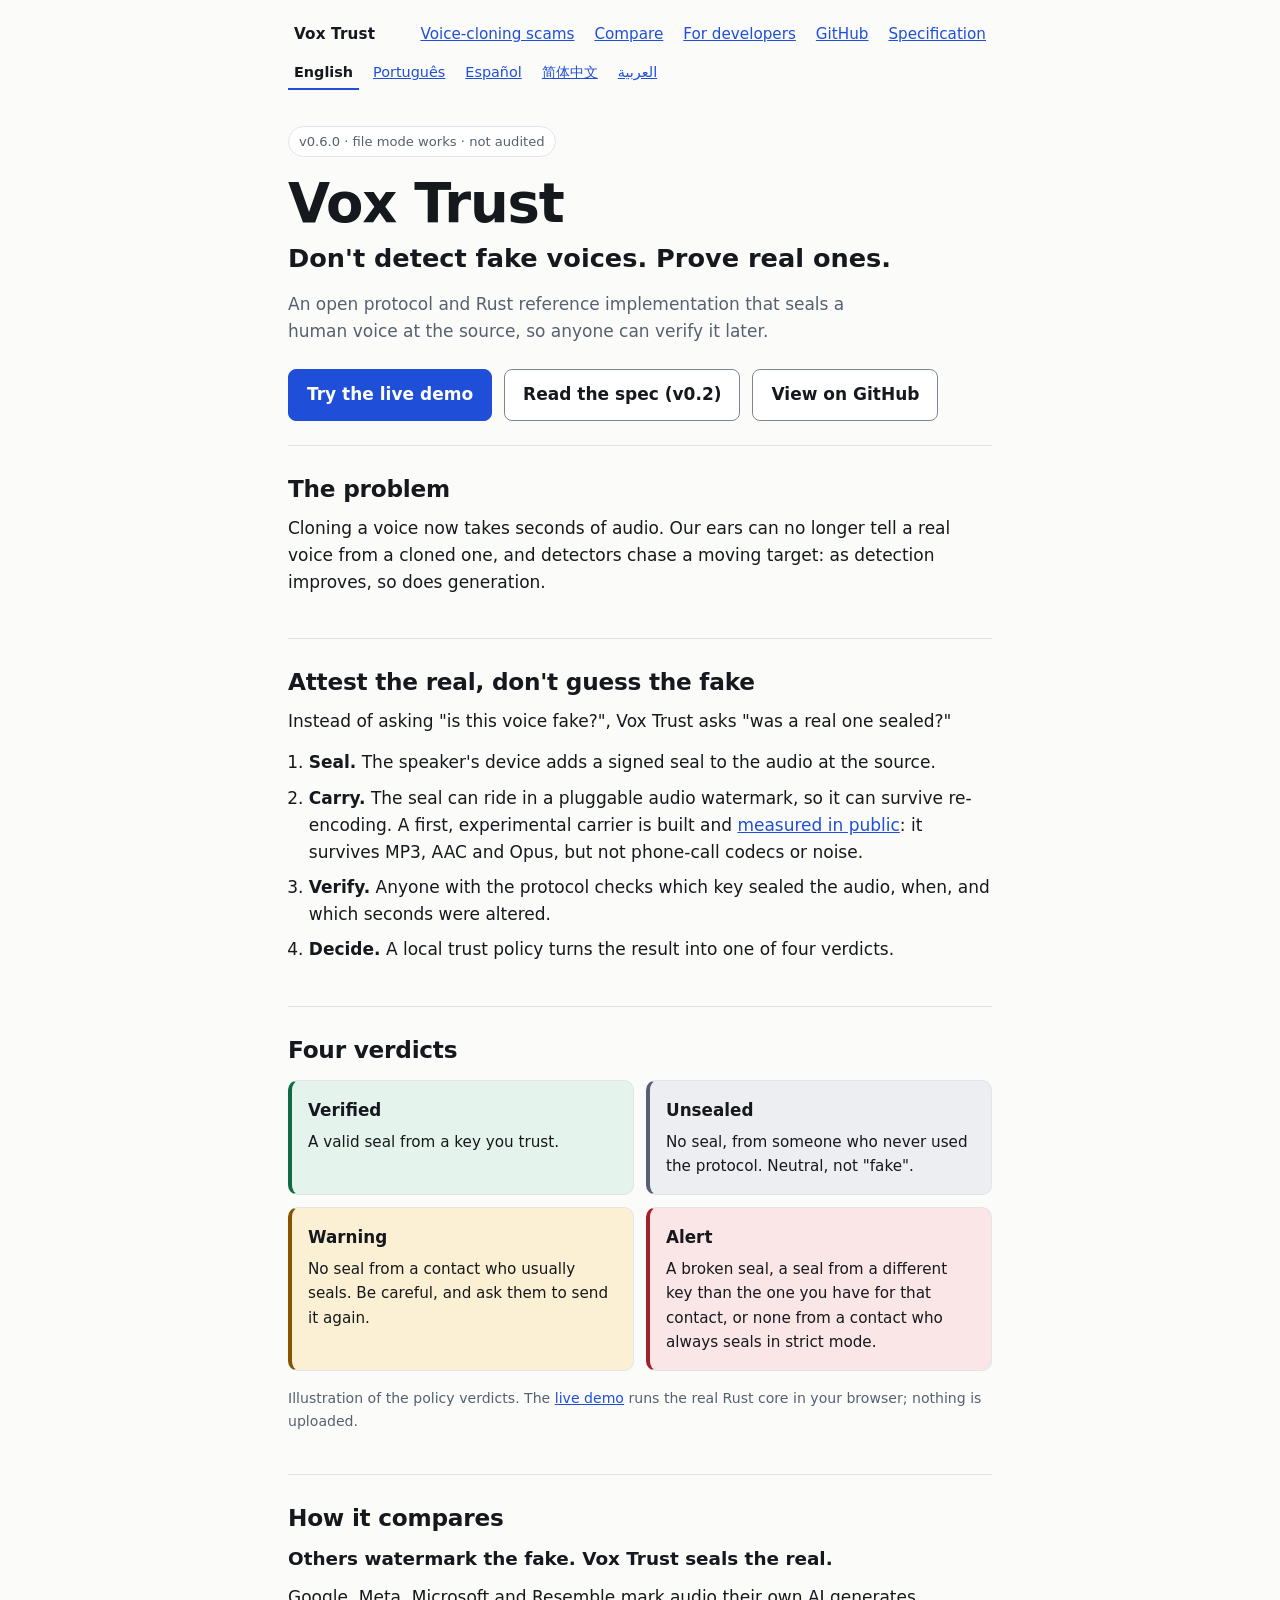
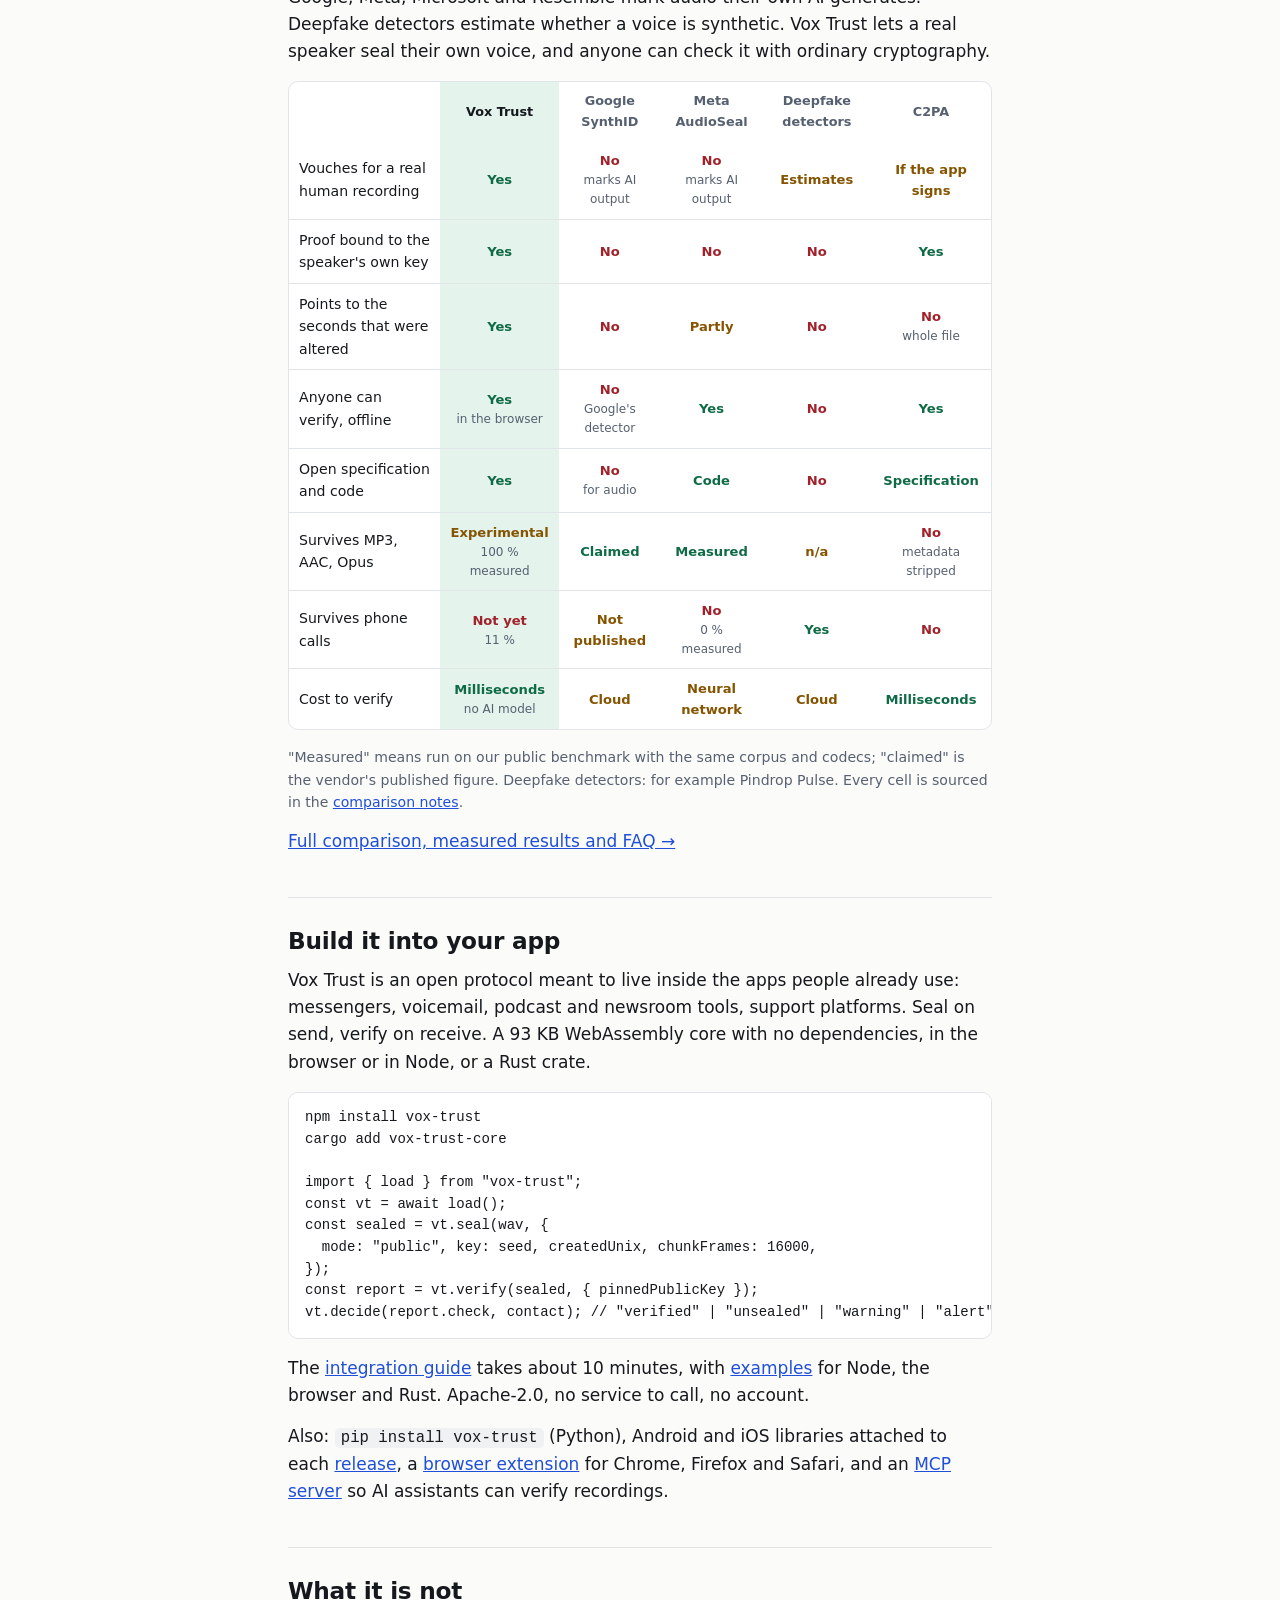
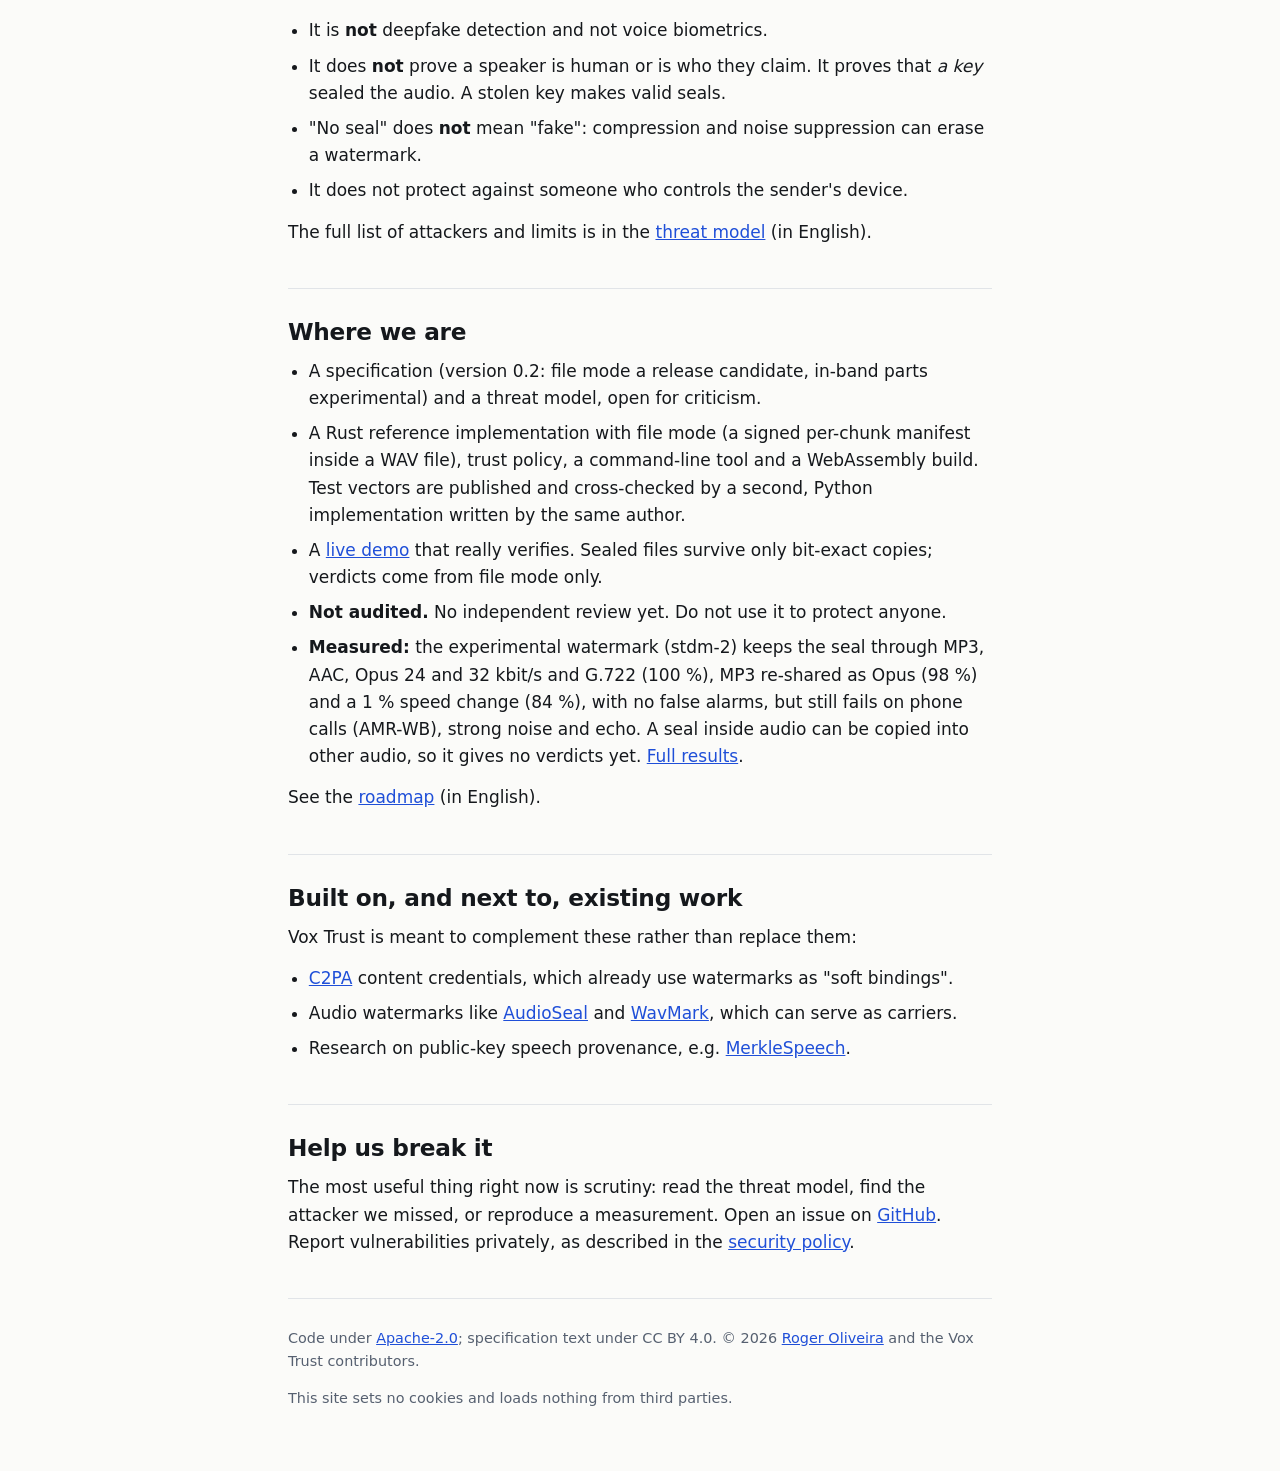
<file: index.html>
<!doctype html>
<html lang="en">
<head>
<meta charset="utf-8">
<meta name="viewport" content="width=device-width, initial-scale=1">
<title>Vox Trust: prove real voices, don't detect fakes</title>
<meta name="description" content="Open protocol with a Rust reference implementation that seals a human voice at the source so anyone can verify it. v0.6.0, file mode works, not audited.">
<meta name="robots" content="index,follow,max-snippet:-1,max-image-preview:large">
<meta name="color-scheme" content="light dark">
<meta name="theme-color" content="#fbfbf9" media="(prefers-color-scheme: light)">
<meta name="theme-color" content="#0e1013" media="(prefers-color-scheme: dark)">
<link rel="icon" href="/favicon.svg" type="image/svg+xml" sizes="any">
<link rel="icon" href="/favicon.ico" sizes="32x32">
<link rel="apple-touch-icon" href="/apple-touch-icon.png">
<link rel="canonical" href="https://vox-trust.github.io/">
<link rel="alternate" hreflang="en" href="https://vox-trust.github.io/">
<link rel="alternate" hreflang="pt-BR" href="https://vox-trust.github.io/pt/">
<link rel="alternate" hreflang="es" href="https://vox-trust.github.io/es/">
<link rel="alternate" hreflang="zh-Hans" href="https://vox-trust.github.io/zh/">
<link rel="alternate" hreflang="ar" href="https://vox-trust.github.io/ar/">
<link rel="alternate" hreflang="x-default" href="https://vox-trust.github.io/">
<meta property="og:type" content="website">
<meta property="og:site_name" content="Vox Trust">
<meta property="og:title" content="Vox Trust: prove real voices, don't detect fakes">
<meta property="og:description" content="An open protocol that seals a human voice at the source so anyone can verify it. v0.6.0, not audited.">
<meta property="og:url" content="https://vox-trust.github.io/">
<meta property="og:locale" content="en_US">
<meta property="og:locale:alternate" content="pt_BR">
<meta property="og:locale:alternate" content="es_ES">
<meta property="og:locale:alternate" content="zh_CN">
<meta property="og:locale:alternate" content="ar_AR">
<meta property="og:image" content="https://vox-trust.github.io/og.png">
<meta property="og:image:width" content="1200">
<meta property="og:image:height" content="630">
<meta property="og:image:alt" content="Vox Trust logo and the line: Don't detect fake voices. Prove real ones.">
<meta name="twitter:card" content="summary_large_image">
<meta name="twitter:title" content="Vox Trust: prove real voices, don't detect fakes">
<meta name="twitter:description" content="An open protocol that seals a human voice at the source so anyone can verify it. v0.6.0, not audited.">
<meta name="twitter:image" content="https://vox-trust.github.io/og.png">
<meta name="twitter:image:alt" content="Vox Trust logo and the line: Don't detect fake voices. Prove real ones.">
<script type="application/ld+json">
{
 "@context": "https://schema.org",
 "@graph": [
  {
   "@type": "WebSite",
   "@id": "https://vox-trust.github.io/#site",
   "name": "Vox Trust",
   "url": "https://vox-trust.github.io/",
   "publisher": {
    "@type": "Person",
    "name": "Roger Oliveira",
    "url": "https://www.linkedin.com/in/rogeroliveira/"
   }
  },
  {
   "@type": "WebPage",
   "@id": "https://vox-trust.github.io/#page",
   "url": "https://vox-trust.github.io/",
   "name": "Vox Trust: prove real voices, don't detect fakes",
   "description": "Open protocol with a Rust reference implementation that seals a human voice at the source so anyone can verify it. v0.6.0, file mode works, not audited.",
   "inLanguage": "en",
   "isPartOf": {
    "@id": "https://vox-trust.github.io/#site"
   },
   "about": {
    "@id": "https://vox-trust.github.io/#code"
   },
   "primaryImageOfPage": {
    "@type": "ImageObject",
    "url": "https://vox-trust.github.io/og.png",
    "width": 1200,
    "height": 630
   }
  },
  {
   "@type": "SoftwareSourceCode",
   "@id": "https://vox-trust.github.io/#code",
   "name": "Vox Trust",
   "url": "https://vox-trust.github.io/",
   "codeRepository": "https://github.com/vox-trust/vox-trust",
   "programmingLanguage": "Rust",
   "license": "https://www.apache.org/licenses/LICENSE-2.0",
   "version": "0.6.0",
   "author": {
    "@type": "Person",
    "name": "Roger Oliveira",
    "url": "https://www.linkedin.com/in/rogeroliveira/"
   }
  }
 ]
}
</script>
<style>
:root{
  --bg:#fbfbf9;--fg:#15181c;--muted:#566070;--card:#ffffff;--border:#e1e4e8;
  --accent:#1f4fd8;--accent-fg:#ffffff;--control-border:#7d8794;--code:#f0f1f3;
  --ok:#0f6b45;--ok-bg:#e4f3ec;--warn:#855400;--warn-bg:#fcf0d4;--bad:#a0222a;--bad-bg:#fae6e7;--neutral-bg:#eceef1;
}
@media (prefers-color-scheme:dark){:root{
  --bg:#0e1013;--fg:#e8eaed;--muted:#a3abb6;--card:#151921;--border:#272d38;
  --accent:#86a9ff;--accent-fg:#0b1020;--control-border:#6b7584;--code:#1b2029;
  --ok:#62d6a3;--ok-bg:#112419;--warn:#f1c35c;--warn-bg:#2a2410;--bad:#ff8c91;--bad-bg:#2c1416;--neutral-bg:#1c212a;
}}
*{box-sizing:border-box}
html{-webkit-text-size-adjust:100%}
body{margin:0;background:var(--bg);color:var(--fg);font:17px/1.6 system-ui,-apple-system,"Segoe UI",Roboto,Helvetica,Arial,sans-serif}
body:lang(zh-Hans){font-family:system-ui,-apple-system,"PingFang SC","Hiragino Sans GB","Microsoft YaHei","Noto Sans CJK SC","Noto Sans SC","WenQuanYi Micro Hei",sans-serif;line-height:1.75}
body:lang(ar){font-family:system-ui,-apple-system,"Segoe UI","Noto Sans Arabic","Geeza Pro","Dubai",Tahoma,Arial,sans-serif;line-height:1.85}
a{color:var(--accent)}
a:focus-visible,.btn:focus-visible{outline:3px solid var(--accent);outline-offset:3px;border-radius:4px}
.skip{position:absolute;inset-inline-start:12px;top:-60px;background:var(--accent);color:var(--accent-fg);padding:8px 14px;border-radius:8px;z-index:10;text-decoration:none;font-weight:600}
.skip:focus{top:12px}
.wrap{max-width:46rem;margin:0 auto;padding:0 16px}
header.top{display:flex;justify-content:space-between;align-items:center;gap:8px 16px;padding:18px 0 6px;font-size:.95rem;flex-wrap:wrap}
header.top .brand{font-weight:700;letter-spacing:.01em;color:var(--fg);text-decoration:none}
header.top nav{display:flex;gap:0 8px;flex-wrap:wrap}
header.top a,.langs a{display:inline-block;min-height:24px;line-height:24px;padding:4px 6px}
.langs{padding:0 0 4px;font-size:.9rem}
.langs ul{list-style:none;margin:0;padding:0;display:flex;gap:0 8px;flex-wrap:wrap}
.langs li{margin:0}
.langs a[aria-current]{color:var(--fg);font-weight:700;text-decoration:none;border-bottom:2px solid var(--accent)}
.hero{padding:32px 0 24px}
.chip{display:inline-block;font-size:.82rem;padding:4px 10px;border:1px solid var(--border);border-radius:999px;color:var(--muted);background:var(--card)}
h1{font-size:clamp(2.2rem,7vw,3.4rem);line-height:1.08;margin:18px 0 8px;letter-spacing:-.02em}
.tag{font-size:clamp(1.25rem,4vw,1.6rem);line-height:1.3;margin:0 0 16px;font-weight:600}
.lead{color:var(--muted);margin:0 0 24px;max-width:38rem}
.actions{display:flex;gap:12px;flex-wrap:wrap}
.btn{display:inline-block;padding:11px 18px;border-radius:8px;text-decoration:none;font-weight:600;border:1px solid var(--control-border);color:var(--fg);background:var(--card)}
.btn.primary{background:var(--accent);color:var(--accent-fg);border-color:var(--accent)}
section{padding:28px 0;border-top:1px solid var(--border)}
h2{font-size:1.45rem;line-height:1.25;margin:0 0 12px;letter-spacing:-.01em}
p{margin:0 0 14px}
ol,ul{margin:0 0 14px;padding-inline-start:1.3rem}
li{margin-bottom:8px}
.cards{display:grid;gap:12px;grid-template-columns:repeat(2,1fr);margin:16px 0}
@media (max-width:520px){.cards{grid-template-columns:1fr}}
.card{border-radius:10px;padding:16px;border:1px solid var(--border);background:var(--card)}
.card h3{margin:0 0 6px;font-size:1.05rem}
.card p{margin:0;font-size:.95rem}
.card{border-inline-start:4px solid var(--muted)}
.card.ok{background:var(--ok-bg);border-inline-start-color:var(--ok)}
.card.neutral{background:var(--neutral-bg);border-inline-start-color:var(--muted)}
.card.warn{background:var(--warn-bg);border-inline-start-color:var(--warn)}
.card.bad{background:var(--bad-bg);border-inline-start-color:var(--bad)}
.dev{overflow-x:auto;margin:16px 0;padding:14px 16px;border:1px solid var(--border);border-radius:10px;background:var(--card);font:14px/1.55 ui-monospace,SFMono-Regular,Menlo,Consolas,monospace;direction:ltr;text-align:left}
.dev code{background:none;padding:0;font:inherit}
.note{font-size:.88rem;color:var(--muted)}
code{background:var(--code);padding:1px 6px;border-radius:5px;font-size:.92em}
footer{padding:28px 0 48px;border-top:1px solid var(--border);color:var(--muted);font-size:.9rem}
[dir=rtl] .hero,[dir=rtl] .lead{text-align:start}
.cmp-wrap{overflow-x:auto;margin:16px 0;border:1px solid var(--border);border-radius:10px;background:var(--card)}
.cmp{border-collapse:collapse;width:100%;min-width:640px;font-size:.88rem}
.cmp th,.cmp td{padding:9px 10px;border-bottom:1px solid var(--border);text-align:center;vertical-align:middle}
.cmp thead th{font-size:.8rem;color:var(--muted);font-weight:600}
.cmp th[scope=row]{text-align:start;font-weight:500}
.cmp tr:last-child th,.cmp tr:last-child td{border-bottom:0}
.cmp .us{background:var(--ok-bg)}
.cmp thead .us{color:var(--fg)}
.cmp .y,.cmp .n,.cmp .p{display:block;font-weight:600;font-size:.82rem}
.cmp .y{color:var(--ok)}.cmp .n{color:var(--bad)}.cmp .p{color:var(--warn)}
.cmp small{display:block;color:var(--muted);font-weight:400;font-size:.75rem}
.big{font-size:1.15rem;font-weight:600;margin:0 0 10px}
</style>
</head>
<body>
<a class="skip" href="#main">Skip to content</a>
<div class="wrap">
  <header class="top">
    <a class="brand" href="/">Vox Trust</a>
    <nav aria-label="Primary">
      <a href="/voice-cloning-scam/">Voice-cloning scams</a>
      <a href="/compare/">Compare</a>
      <a href="#developers">For developers</a>
      <a href="https://github.com/vox-trust/vox-trust">GitHub</a>
      <a href="https://github.com/vox-trust/vox-trust/blob/main/spec/SPEC.md">Specification</a>
    </nav>
  </header>
  <nav class="langs" aria-label="Language">
    <ul>
        <li><a href="/" hreflang="en" lang="en" aria-current="page">English</a></li>
        <li><a href="/pt/" hreflang="pt-BR" lang="pt-BR">Português</a></li>
        <li><a href="/es/" hreflang="es" lang="es">Español</a></li>
        <li><a href="/zh/" hreflang="zh-Hans" lang="zh-Hans">简体中文</a></li>
        <li><a href="/ar/" hreflang="ar" lang="ar">العربية</a></li>
    </ul>
  </nav>

  <main id="main">
    <div class="hero">
      <span class="chip">v0.6.0 · file mode works · not audited</span>
      <h1>Vox Trust</h1>
      <p class="tag">Don't detect fake voices. Prove real ones.</p>
      <p class="lead">An open protocol and Rust reference implementation that seals a human voice at the source, so anyone can verify it later.</p>
      <div class="actions">
        <a class="btn primary" href="/demo/?lang=en">Try the live demo</a>
        <a class="btn" href="https://github.com/vox-trust/vox-trust/blob/main/spec/SPEC.md">Read the spec (v0.2)</a>
        <a class="btn" href="https://github.com/vox-trust/vox-trust">View on GitHub</a>
      </div>
    </div>

    <section aria-labelledby="problem">
      <h2 id="problem">The problem</h2>
      <p>Cloning a voice now takes seconds of audio. Our ears can no longer tell a real voice from a cloned one, and detectors chase a moving target: as detection improves, so does generation.</p>
    </section>

    <section aria-labelledby="idea">
      <h2 id="idea">Attest the real, don't guess the fake</h2>
      <p>Instead of asking "is this voice fake?", Vox Trust asks "was a real one sealed?"</p>
      <ol>
        <li><strong>Seal.</strong> The speaker's device adds a signed seal to the audio at the source.</li>
        <li><strong>Carry.</strong> The seal can ride in a pluggable audio watermark, so it can survive re-encoding. A first, experimental carrier is built and <a href='https://github.com/vox-trust/vox-trust/blob/main/bench/results/2026-10-02-stdm-2/README.md'>measured in public</a>: it survives MP3, AAC and Opus, but not phone-call codecs or noise.</li>
        <li><strong>Verify.</strong> Anyone with the protocol checks which key sealed the audio, when, and which seconds were altered.</li>
        <li><strong>Decide.</strong> A local trust policy turns the result into one of four verdicts.</li>
      </ol>
    </section>

    <section aria-labelledby="outcomes">
      <h2 id="outcomes">Four verdicts</h2>
      <div class="cards">
        <div class="card ok">
          <h3>Verified</h3>
          <p>A valid seal from a key you trust.</p>
        </div>
        <div class="card neutral">
          <h3>Unsealed</h3>
          <p>No seal, from someone who never used the protocol. Neutral, not "fake".</p>
        </div>
        <div class="card warn">
          <h3>Warning</h3>
          <p>No seal from a contact who usually seals. Be careful, and ask them to send it again.</p>
        </div>
        <div class="card bad">
          <h3>Alert</h3>
          <p>A broken seal, a seal from a different key than the one you have for that contact, or none from a contact who always seals in strict mode.</p>
        </div>
      </div>
      <p class="note">Illustration of the policy verdicts. The <a href="/demo/?lang=en">live demo</a> runs the real Rust core in your browser; nothing is uploaded.</p>
    </section>

    <section aria-labelledby="compare">
      <h2 id="compare">How it compares</h2>
      <p class="big">Others watermark the fake. Vox Trust seals the real.</p>
      <p>Google, Meta, Microsoft and Resemble mark audio their own AI generates. Deepfake detectors estimate whether a voice is synthetic. Vox Trust lets a real speaker seal their own voice, and anyone can check it with ordinary cryptography.</p>
      <div class="cmp-wrap"><table class="cmp"><thead><tr><th scope="col"></th><th scope="col" class="us">Vox Trust</th><th scope="col">Google SynthID</th><th scope="col">Meta AudioSeal</th><th scope="col">Deepfake detectors</th><th scope="col">C2PA</th></tr></thead><tbody><tr><th scope="row">Vouches for a real human recording</th><td class="us"><span class="y">Yes</span></td><td><span class="n">No</span><small>marks AI output</small></td><td><span class="n">No</span><small>marks AI output</small></td><td><span class="p">Estimates</span></td><td><span class="p">If the app signs</span></td></tr><tr><th scope="row">Proof bound to the speaker's own key</th><td class="us"><span class="y">Yes</span></td><td><span class="n">No</span></td><td><span class="n">No</span></td><td><span class="n">No</span></td><td><span class="y">Yes</span></td></tr><tr><th scope="row">Points to the seconds that were altered</th><td class="us"><span class="y">Yes</span></td><td><span class="n">No</span></td><td><span class="p">Partly</span></td><td><span class="n">No</span></td><td><span class="n">No</span><small>whole file</small></td></tr><tr><th scope="row">Anyone can verify, offline</th><td class="us"><span class="y">Yes</span><small>in the browser</small></td><td><span class="n">No</span><small>Google's detector</small></td><td><span class="y">Yes</span></td><td><span class="n">No</span></td><td><span class="y">Yes</span></td></tr><tr><th scope="row">Open specification and code</th><td class="us"><span class="y">Yes</span></td><td><span class="n">No</span><small>for audio</small></td><td><span class="y">Code</span></td><td><span class="n">No</span></td><td><span class="y">Specification</span></td></tr><tr><th scope="row">Survives MP3, AAC, Opus</th><td class="us"><span class="p">Experimental</span><small>100 % measured</small></td><td><span class="y">Claimed</span></td><td><span class="y">Measured</span></td><td><span class="p">n/a</span></td><td><span class="n">No</span><small>metadata stripped</small></td></tr><tr><th scope="row">Survives phone calls</th><td class="us"><span class="n">Not yet</span><small>11 %</small></td><td><span class="p">Not published</span></td><td><span class="n">No</span><small>0 % measured</small></td><td><span class="y">Yes</span></td><td><span class="n">No</span></td></tr><tr><th scope="row">Cost to verify</th><td class="us"><span class="y">Milliseconds</span><small>no AI model</small></td><td><span class="p">Cloud</span></td><td><span class="p">Neural network</span></td><td><span class="p">Cloud</span></td><td><span class="y">Milliseconds</span></td></tr></tbody></table></div>
      <p class="note">"Measured" means run on our public benchmark with the same corpus and codecs; "claimed" is the vendor's published figure. Deepfake detectors: for example Pindrop Pulse. Every cell is sourced in the <a href="https://github.com/vox-trust/vox-trust/blob/main/docs/COMPARISON.md">comparison notes</a>.</p>
      <p class="more"><a href="/compare/">Full comparison, measured results and FAQ →</a></p>
    </section>

    <section aria-labelledby="developers">
      <h2 id="developers">Build it into your app</h2>
      <p>Vox Trust is an open protocol meant to live inside the apps people already use: messengers, voicemail, podcast and newsroom tools, support platforms. Seal on send, verify on receive. A 93 KB WebAssembly core with no dependencies, in the browser or in Node, or a Rust crate.</p>
      <pre class="dev" dir="ltr" translate="no"><code>npm install vox-trust
cargo add vox-trust-core

import { load } from &quot;vox-trust&quot;;
const vt = await load();
const sealed = vt.seal(wav, {
  mode: &quot;public&quot;, key: seed, createdUnix, chunkFrames: 16000,
});
const report = vt.verify(sealed, { pinnedPublicKey });
vt.decide(report.check, contact); // &quot;verified&quot; | &quot;unsealed&quot; | &quot;warning&quot; | &quot;alert&quot;</code></pre>
      <p>The <a href="https://github.com/vox-trust/vox-trust/blob/main/docs/INTEGRATION.md">integration guide</a> takes about 10 minutes, with <a href="https://github.com/vox-trust/vox-trust/tree/main/examples">examples</a> for Node, the browser and Rust. Apache-2.0, no service to call, no account.</p>
      <p>Also: <code>pip install vox-trust</code> (Python), Android and iOS libraries attached to each <a href="https://github.com/vox-trust/vox-trust/releases">release</a>, a <a href="https://github.com/vox-trust/vox-trust/tree/main/extension">browser extension</a> for Chrome, Firefox and Safari, and an <a href="https://github.com/vox-trust/vox-trust/tree/main/mcp">MCP server</a> so AI assistants can verify recordings.</p>
    </section>

    <section aria-labelledby="not">
      <h2 id="not">What it is not</h2>
      <ul>
        <li>It is <strong>not</strong> deepfake detection and not voice biometrics.</li>
        <li>It does <strong>not</strong> prove a speaker is human or is who they claim. It proves that <em>a key</em> sealed the audio. A stolen key makes valid seals.</li>
        <li>"No seal" does <strong>not</strong> mean "fake": compression and noise suppression can erase a watermark.</li>
        <li>It does not protect against someone who controls the sender's device.</li>
      </ul>
      <p>The full list of attackers and limits is in the <a href="https://github.com/vox-trust/vox-trust/blob/main/spec/THREAT-MODEL.md">threat model</a> (in English).</p>
    </section>

    <section aria-labelledby="status">
      <h2 id="status">Where we are</h2>
      <ul>
        <li>A specification (version 0.2: file mode a release candidate, in-band parts experimental) and a threat model, open for criticism.</li>
        <li>A Rust reference implementation with file mode (a signed per-chunk manifest inside a WAV file), trust policy, a command-line tool and a WebAssembly build. Test vectors are published and cross-checked by a second, Python implementation written by the same author.</li>
        <li>A <a href="/demo/?lang=en">live demo</a> that really verifies. Sealed files survive only bit-exact copies; verdicts come from file mode only.</li>
        <li><strong>Not audited.</strong> No independent review yet. Do not use it to protect anyone.</li>
        <li><strong>Measured:</strong> the experimental watermark (stdm-2) keeps the seal through MP3, AAC, Opus 24 and 32 kbit/s and G.722 (100 %), MP3 re-shared as Opus (98 %) and a 1 % speed change (84 %), with no false alarms, but still fails on phone calls (AMR-WB), strong noise and echo. A seal inside audio can be copied into other audio, so it gives no verdicts yet. <a href='https://github.com/vox-trust/vox-trust/blob/main/bench/results/2026-10-02-stdm-2/README.md'>Full results</a>.</li>
      </ul>
      <p>See the <a href="https://github.com/vox-trust/vox-trust/blob/main/docs/ROADMAP.md">roadmap</a> (in English).</p>
    </section>

    <section aria-labelledby="prior">
      <h2 id="prior">Built on, and next to, existing work</h2>
      <p>Vox Trust is meant to complement these rather than replace them:</p>
      <ul>
        <li><a href="https://spec.c2pa.org/">C2PA</a> content credentials, which already use watermarks as "soft bindings".</li>
        <li>Audio watermarks like <a href="https://github.com/facebookresearch/audioseal">AudioSeal</a> and <a href="https://github.com/wavmark/wavmark">WavMark</a>, which can serve as carriers.</li>
        <li>Research on public-key speech provenance, e.g. <a href="https://arxiv.org/abs/2602.10166">MerkleSpeech</a>.</li>
      </ul>
    </section>

    <section aria-labelledby="help">
      <h2 id="help">Help us break it</h2>
      <p>The most useful thing right now is scrutiny: read the threat model, find the attacker we missed, or reproduce a measurement. Open an issue on <a href="https://github.com/vox-trust/vox-trust/issues">GitHub</a>. Report vulnerabilities privately, as described in the <a href="https://github.com/vox-trust/vox-trust/blob/main/SECURITY.md">security policy</a>.</p>
    </section>
  </main>

  <footer>
    <p>Code under <a href="https://github.com/vox-trust/vox-trust/blob/main/LICENSE">Apache-2.0</a>; specification text under CC BY 4.0. © 2026 <a href="https://www.linkedin.com/in/rogeroliveira/" rel="me">Roger Oliveira</a> and the Vox Trust contributors.</p>
    <p>This site sets no cookies and loads nothing from third parties.</p>
  </footer>
</div>
</body>
</html>
</file>
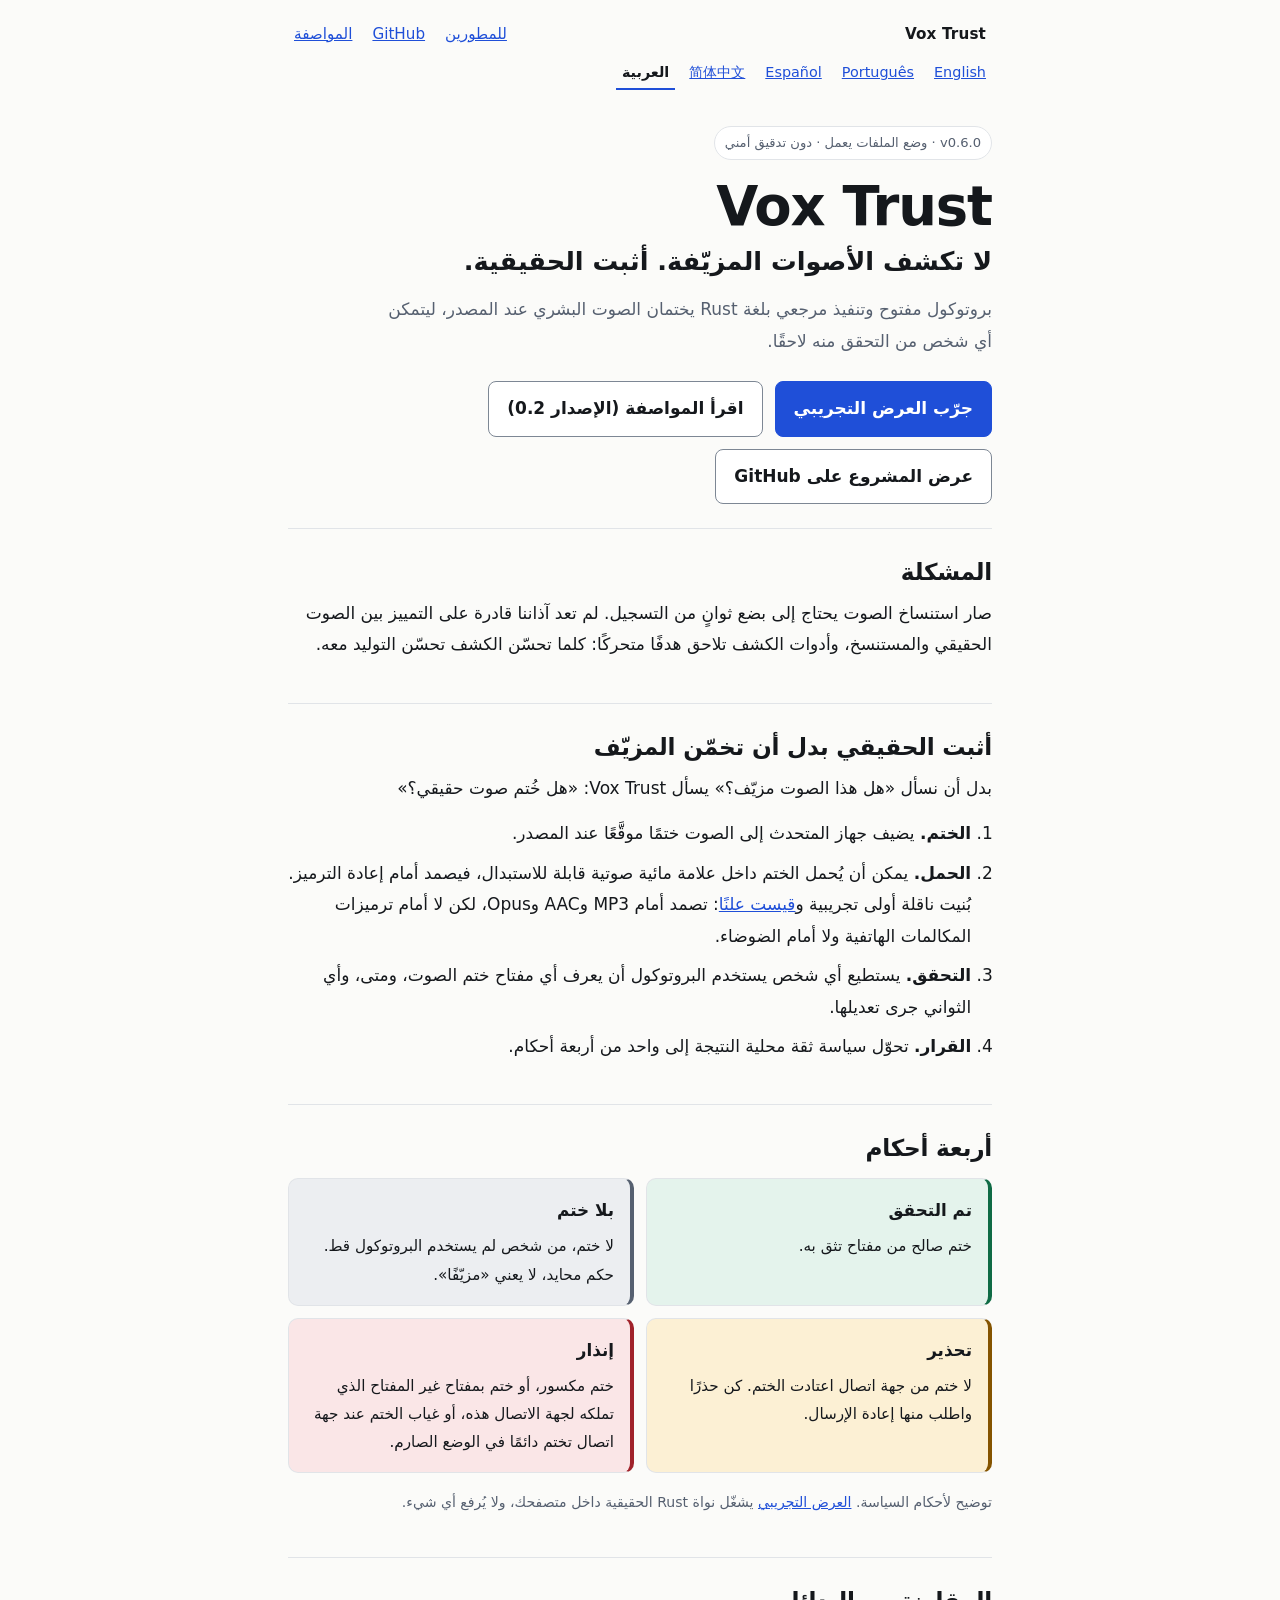
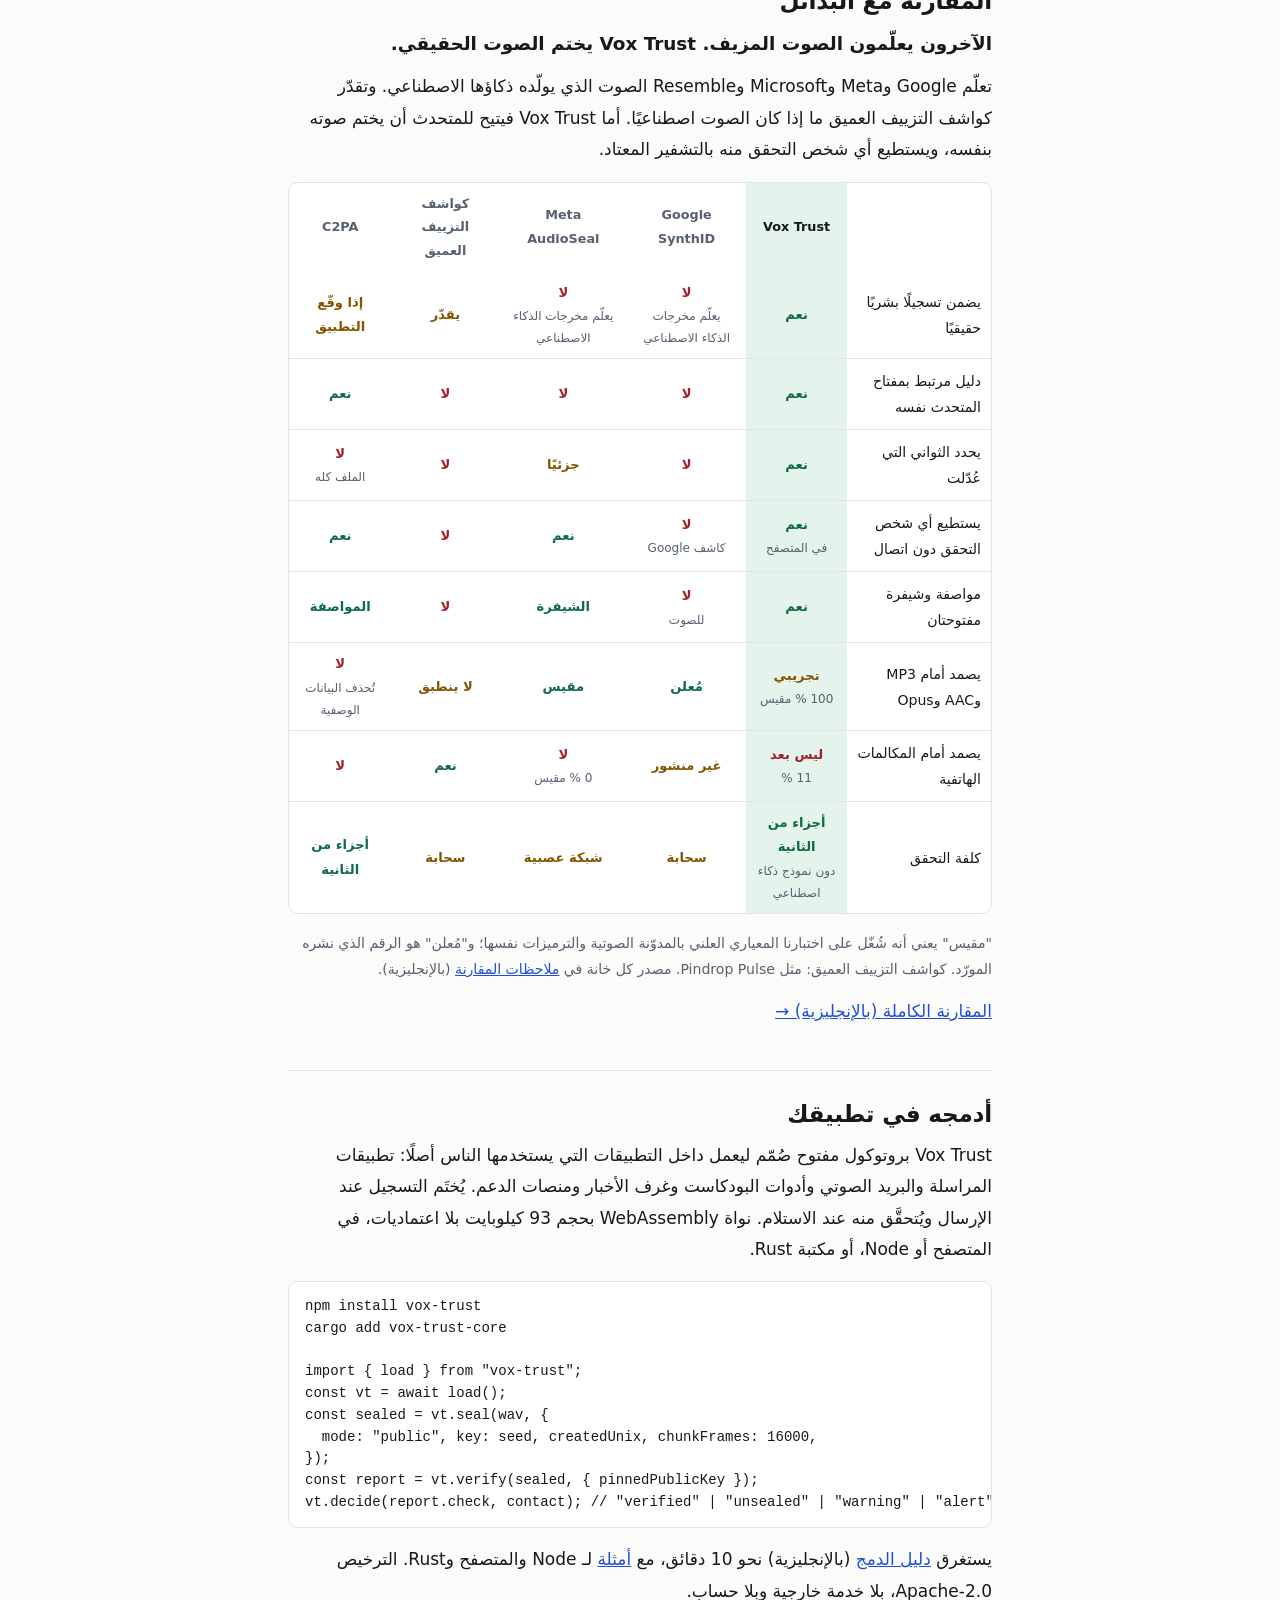
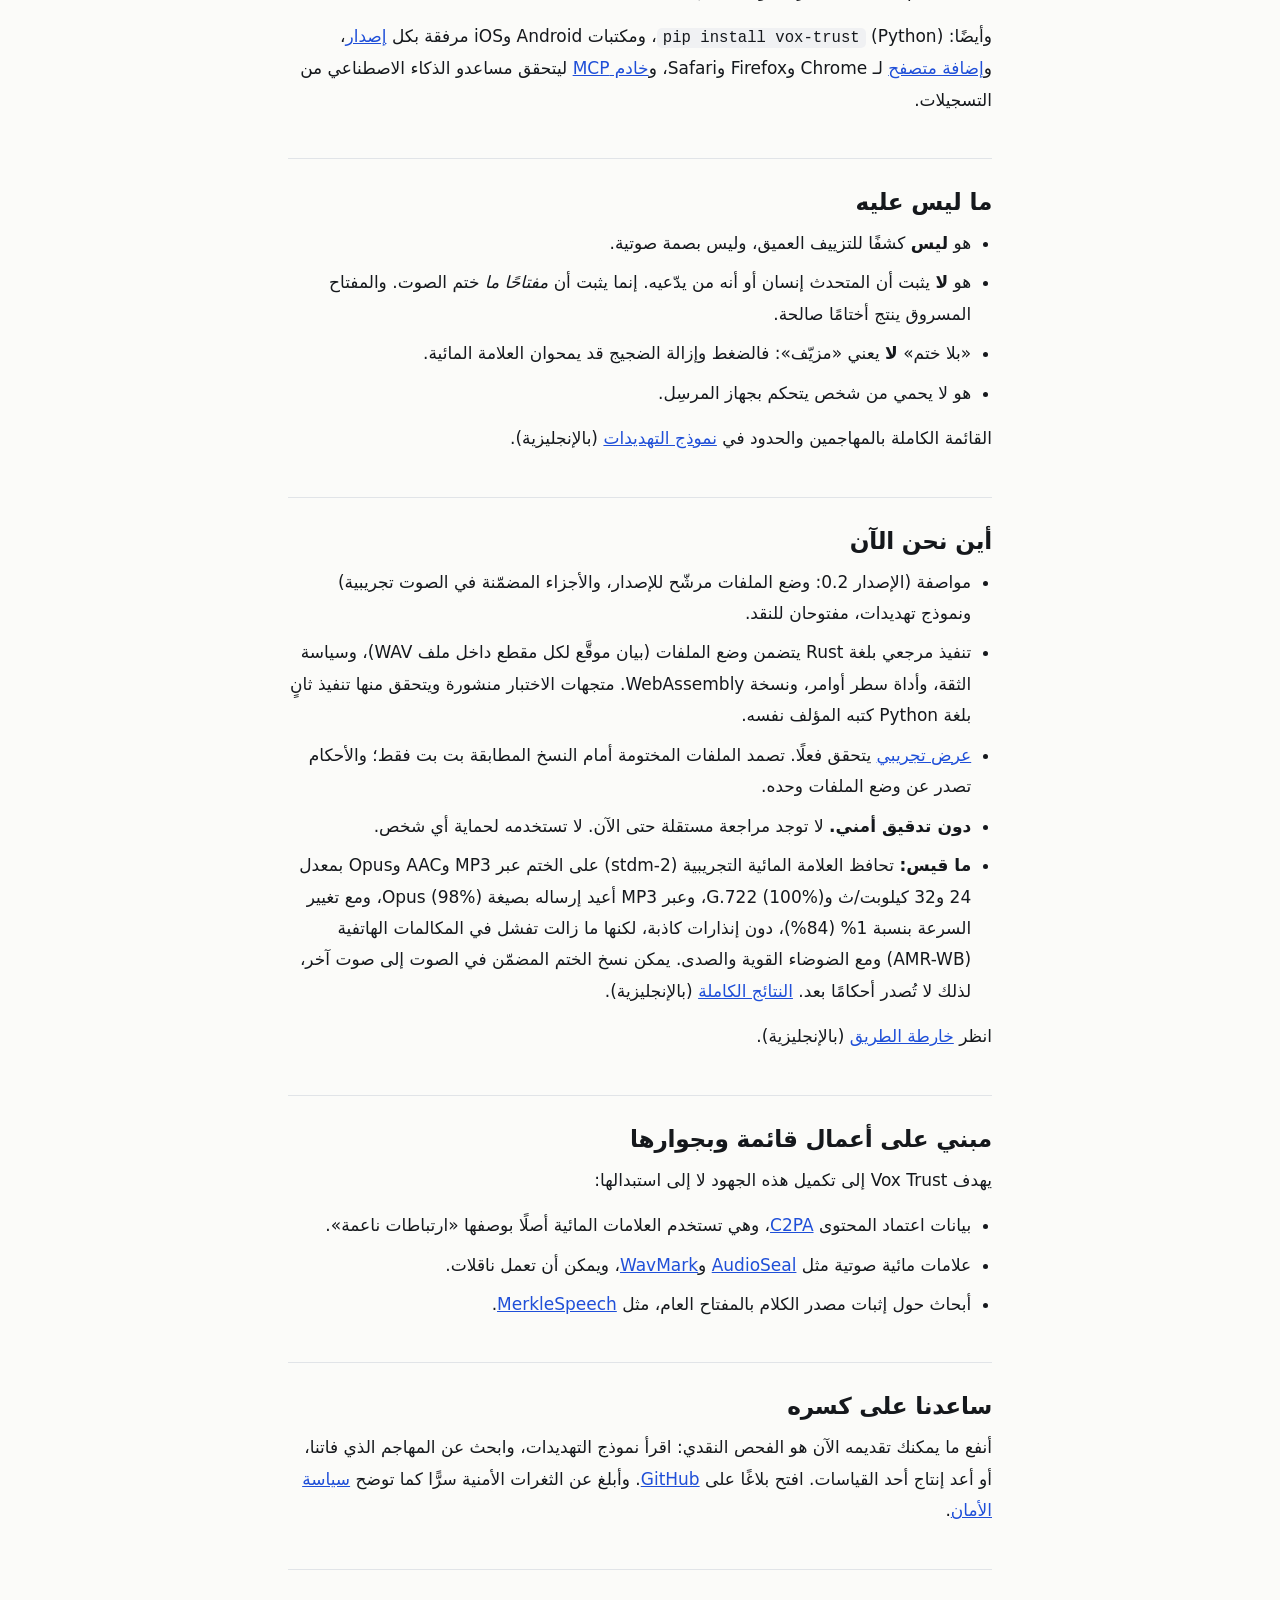
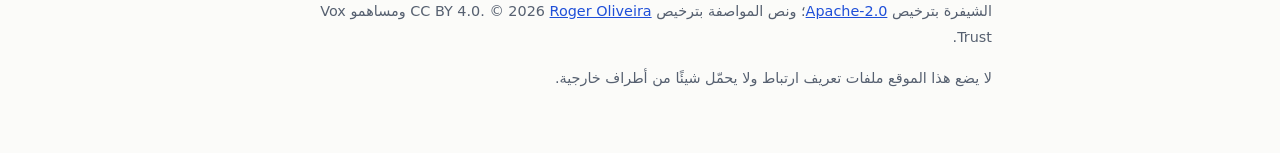
<file: ar/index.html>
<!doctype html>
<html lang="ar" dir="rtl">
<head>
<meta charset="utf-8">
<meta name="viewport" content="width=device-width, initial-scale=1">
<title>Vox Trust: أثبت الصوت الحقيقي بدل كشف المزيّف</title>
<meta name="description" content="بروتوكول مفتوح مع تنفيذ مرجعي بلغة Rust يختم الصوت البشري عند المصدر ليتحقق منه أي شخص. الإصدار 0.2.0، وضع الملفات يعمل، دون تدقيق أمني.">
<meta name="robots" content="index,follow,max-snippet:-1,max-image-preview:large">
<meta name="color-scheme" content="light dark">
<meta name="theme-color" content="#fbfbf9" media="(prefers-color-scheme: light)">
<meta name="theme-color" content="#0e1013" media="(prefers-color-scheme: dark)">
<link rel="icon" href="/favicon.svg" type="image/svg+xml" sizes="any">
<link rel="icon" href="/favicon.ico" sizes="32x32">
<link rel="apple-touch-icon" href="/apple-touch-icon.png">
<link rel="canonical" href="https://vox-trust.github.io/ar/">
<link rel="alternate" hreflang="en" href="https://vox-trust.github.io/">
<link rel="alternate" hreflang="pt-BR" href="https://vox-trust.github.io/pt/">
<link rel="alternate" hreflang="es" href="https://vox-trust.github.io/es/">
<link rel="alternate" hreflang="zh-Hans" href="https://vox-trust.github.io/zh/">
<link rel="alternate" hreflang="ar" href="https://vox-trust.github.io/ar/">
<link rel="alternate" hreflang="x-default" href="https://vox-trust.github.io/">
<meta property="og:type" content="website">
<meta property="og:site_name" content="Vox Trust">
<meta property="og:title" content="Vox Trust: أثبت الصوت الحقيقي بدل كشف المزيّف">
<meta property="og:description" content="بروتوكول مفتوح يختم الصوت البشري عند المصدر ليتحقق منه أي شخص. الإصدار 0.2.0، دون تدقيق أمني.">
<meta property="og:url" content="https://vox-trust.github.io/ar/">
<meta property="og:locale" content="ar_AR">
<meta property="og:locale:alternate" content="en_US">
<meta property="og:locale:alternate" content="pt_BR">
<meta property="og:locale:alternate" content="es_ES">
<meta property="og:locale:alternate" content="zh_CN">
<meta property="og:image" content="https://vox-trust.github.io/og.png">
<meta property="og:image:width" content="1200">
<meta property="og:image:height" content="630">
<meta property="og:image:alt" content="شعار Vox Trust والعبارة: لا تكشف الأصوات المزيّفة. أثبت الحقيقية.">
<meta name="twitter:card" content="summary_large_image">
<meta name="twitter:title" content="Vox Trust: أثبت الصوت الحقيقي بدل كشف المزيّف">
<meta name="twitter:description" content="بروتوكول مفتوح يختم الصوت البشري عند المصدر ليتحقق منه أي شخص. الإصدار 0.2.0، دون تدقيق أمني.">
<meta name="twitter:image" content="https://vox-trust.github.io/og.png">
<meta name="twitter:image:alt" content="شعار Vox Trust والعبارة: لا تكشف الأصوات المزيّفة. أثبت الحقيقية.">
<script type="application/ld+json">
{
 "@context": "https://schema.org",
 "@graph": [
  {
   "@type": "WebSite",
   "@id": "https://vox-trust.github.io/#site",
   "name": "Vox Trust",
   "url": "https://vox-trust.github.io/",
   "publisher": {
    "@type": "Person",
    "name": "Roger Oliveira",
    "url": "https://www.linkedin.com/in/rogeroliveira/"
   }
  },
  {
   "@type": "WebPage",
   "@id": "https://vox-trust.github.io/ar/#page",
   "url": "https://vox-trust.github.io/ar/",
   "name": "Vox Trust: أثبت الصوت الحقيقي بدل كشف المزيّف",
   "description": "بروتوكول مفتوح مع تنفيذ مرجعي بلغة Rust يختم الصوت البشري عند المصدر ليتحقق منه أي شخص. الإصدار 0.2.0، وضع الملفات يعمل، دون تدقيق أمني.",
   "inLanguage": "ar",
   "isPartOf": {
    "@id": "https://vox-trust.github.io/#site"
   },
   "about": {
    "@id": "https://vox-trust.github.io/#code"
   },
   "primaryImageOfPage": {
    "@type": "ImageObject",
    "url": "https://vox-trust.github.io/og.png",
    "width": 1200,
    "height": 630
   }
  },
  {
   "@type": "SoftwareSourceCode",
   "@id": "https://vox-trust.github.io/#code",
   "name": "Vox Trust",
   "url": "https://vox-trust.github.io/",
   "codeRepository": "https://github.com/vox-trust/vox-trust",
   "programmingLanguage": "Rust",
   "license": "https://www.apache.org/licenses/LICENSE-2.0",
   "version": "0.6.0",
   "author": {
    "@type": "Person",
    "name": "Roger Oliveira",
    "url": "https://www.linkedin.com/in/rogeroliveira/"
   }
  }
 ]
}
</script>
<style>
:root{
  --bg:#fbfbf9;--fg:#15181c;--muted:#566070;--card:#ffffff;--border:#e1e4e8;
  --accent:#1f4fd8;--accent-fg:#ffffff;--control-border:#7d8794;--code:#f0f1f3;
  --ok:#0f6b45;--ok-bg:#e4f3ec;--warn:#855400;--warn-bg:#fcf0d4;--bad:#a0222a;--bad-bg:#fae6e7;--neutral-bg:#eceef1;
}
@media (prefers-color-scheme:dark){:root{
  --bg:#0e1013;--fg:#e8eaed;--muted:#a3abb6;--card:#151921;--border:#272d38;
  --accent:#86a9ff;--accent-fg:#0b1020;--control-border:#6b7584;--code:#1b2029;
  --ok:#62d6a3;--ok-bg:#112419;--warn:#f1c35c;--warn-bg:#2a2410;--bad:#ff8c91;--bad-bg:#2c1416;--neutral-bg:#1c212a;
}}
*{box-sizing:border-box}
html{-webkit-text-size-adjust:100%}
body{margin:0;background:var(--bg);color:var(--fg);font:17px/1.6 system-ui,-apple-system,"Segoe UI",Roboto,Helvetica,Arial,sans-serif}
body:lang(zh-Hans){font-family:system-ui,-apple-system,"PingFang SC","Hiragino Sans GB","Microsoft YaHei","Noto Sans CJK SC","Noto Sans SC","WenQuanYi Micro Hei",sans-serif;line-height:1.75}
body:lang(ar){font-family:system-ui,-apple-system,"Segoe UI","Noto Sans Arabic","Geeza Pro","Dubai",Tahoma,Arial,sans-serif;line-height:1.85}
a{color:var(--accent)}
a:focus-visible,.btn:focus-visible{outline:3px solid var(--accent);outline-offset:3px;border-radius:4px}
.skip{position:absolute;inset-inline-start:12px;top:-60px;background:var(--accent);color:var(--accent-fg);padding:8px 14px;border-radius:8px;z-index:10;text-decoration:none;font-weight:600}
.skip:focus{top:12px}
.wrap{max-width:46rem;margin:0 auto;padding:0 16px}
header.top{display:flex;justify-content:space-between;align-items:center;gap:8px 16px;padding:18px 0 6px;font-size:.95rem;flex-wrap:wrap}
header.top .brand{font-weight:700;letter-spacing:.01em;color:var(--fg);text-decoration:none}
header.top nav{display:flex;gap:0 8px;flex-wrap:wrap}
header.top a,.langs a{display:inline-block;min-height:24px;line-height:24px;padding:4px 6px}
.langs{padding:0 0 4px;font-size:.9rem}
.langs ul{list-style:none;margin:0;padding:0;display:flex;gap:0 8px;flex-wrap:wrap}
.langs li{margin:0}
.langs a[aria-current]{color:var(--fg);font-weight:700;text-decoration:none;border-bottom:2px solid var(--accent)}
.hero{padding:32px 0 24px}
.chip{display:inline-block;font-size:.82rem;padding:4px 10px;border:1px solid var(--border);border-radius:999px;color:var(--muted);background:var(--card)}
h1{font-size:clamp(2.2rem,7vw,3.4rem);line-height:1.08;margin:18px 0 8px;letter-spacing:-.02em}
.tag{font-size:clamp(1.25rem,4vw,1.6rem);line-height:1.3;margin:0 0 16px;font-weight:600}
.lead{color:var(--muted);margin:0 0 24px;max-width:38rem}
.actions{display:flex;gap:12px;flex-wrap:wrap}
.btn{display:inline-block;padding:11px 18px;border-radius:8px;text-decoration:none;font-weight:600;border:1px solid var(--control-border);color:var(--fg);background:var(--card)}
.btn.primary{background:var(--accent);color:var(--accent-fg);border-color:var(--accent)}
section{padding:28px 0;border-top:1px solid var(--border)}
h2{font-size:1.45rem;line-height:1.25;margin:0 0 12px;letter-spacing:-.01em}
p{margin:0 0 14px}
ol,ul{margin:0 0 14px;padding-inline-start:1.3rem}
li{margin-bottom:8px}
.cards{display:grid;gap:12px;grid-template-columns:repeat(2,1fr);margin:16px 0}
@media (max-width:520px){.cards{grid-template-columns:1fr}}
.card{border-radius:10px;padding:16px;border:1px solid var(--border);background:var(--card)}
.card h3{margin:0 0 6px;font-size:1.05rem}
.card p{margin:0;font-size:.95rem}
.card{border-inline-start:4px solid var(--muted)}
.card.ok{background:var(--ok-bg);border-inline-start-color:var(--ok)}
.card.neutral{background:var(--neutral-bg);border-inline-start-color:var(--muted)}
.card.warn{background:var(--warn-bg);border-inline-start-color:var(--warn)}
.card.bad{background:var(--bad-bg);border-inline-start-color:var(--bad)}
.dev{overflow-x:auto;margin:16px 0;padding:14px 16px;border:1px solid var(--border);border-radius:10px;background:var(--card);font:14px/1.55 ui-monospace,SFMono-Regular,Menlo,Consolas,monospace;direction:ltr;text-align:left}
.dev code{background:none;padding:0;font:inherit}
.note{font-size:.88rem;color:var(--muted)}
code{background:var(--code);padding:1px 6px;border-radius:5px;font-size:.92em}
footer{padding:28px 0 48px;border-top:1px solid var(--border);color:var(--muted);font-size:.9rem}
[dir=rtl] .hero,[dir=rtl] .lead{text-align:start}
.cmp-wrap{overflow-x:auto;margin:16px 0;border:1px solid var(--border);border-radius:10px;background:var(--card)}
.cmp{border-collapse:collapse;width:100%;min-width:640px;font-size:.88rem}
.cmp th,.cmp td{padding:9px 10px;border-bottom:1px solid var(--border);text-align:center;vertical-align:middle}
.cmp thead th{font-size:.8rem;color:var(--muted);font-weight:600}
.cmp th[scope=row]{text-align:start;font-weight:500}
.cmp tr:last-child th,.cmp tr:last-child td{border-bottom:0}
.cmp .us{background:var(--ok-bg)}
.cmp thead .us{color:var(--fg)}
.cmp .y,.cmp .n,.cmp .p{display:block;font-weight:600;font-size:.82rem}
.cmp .y{color:var(--ok)}.cmp .n{color:var(--bad)}.cmp .p{color:var(--warn)}
.cmp small{display:block;color:var(--muted);font-weight:400;font-size:.75rem}
.big{font-size:1.15rem;font-weight:600;margin:0 0 10px}
</style>
</head>
<body>
<a class="skip" href="#main">انتقل إلى المحتوى</a>
<div class="wrap">
  <header class="top">
    <a class="brand" href="/ar/">Vox Trust</a>
    <nav aria-label="التنقل الرئيسي">
      <a href="#developers">للمطورين</a>
      <a href="https://github.com/vox-trust/vox-trust">GitHub</a>
      <a href="https://github.com/vox-trust/vox-trust/blob/main/spec/SPEC.md">المواصفة</a>
    </nav>
  </header>
  <nav class="langs" aria-label="اللغة">
    <ul>
        <li><a href="/" hreflang="en" lang="en">English</a></li>
        <li><a href="/pt/" hreflang="pt-BR" lang="pt-BR">Português</a></li>
        <li><a href="/es/" hreflang="es" lang="es">Español</a></li>
        <li><a href="/zh/" hreflang="zh-Hans" lang="zh-Hans">简体中文</a></li>
        <li><a href="/ar/" hreflang="ar" lang="ar" aria-current="page">العربية</a></li>
    </ul>
  </nav>

  <main id="main">
    <div class="hero">
      <span class="chip">v0.6.0 · وضع الملفات يعمل · دون تدقيق أمني</span>
      <h1>Vox Trust</h1>
      <p class="tag">لا تكشف الأصوات المزيّفة. أثبت الحقيقية.</p>
      <p class="lead">بروتوكول مفتوح وتنفيذ مرجعي بلغة Rust يختمان الصوت البشري عند المصدر، ليتمكن أي شخص من التحقق منه لاحقًا.</p>
      <div class="actions">
        <a class="btn primary" href="/demo/?lang=ar">جرّب العرض التجريبي</a>
        <a class="btn" href="https://github.com/vox-trust/vox-trust/blob/main/spec/SPEC.md">اقرأ المواصفة (الإصدار 0.2)</a>
        <a class="btn" href="https://github.com/vox-trust/vox-trust">عرض المشروع على GitHub</a>
      </div>
    </div>

    <section aria-labelledby="problem">
      <h2 id="problem">المشكلة</h2>
      <p>صار استنساخ الصوت يحتاج إلى بضع ثوانٍ من التسجيل. لم تعد آذاننا قادرة على التمييز بين الصوت الحقيقي والمستنسخ، وأدوات الكشف تلاحق هدفًا متحركًا: كلما تحسّن الكشف تحسّن التوليد معه.</p>
    </section>

    <section aria-labelledby="idea">
      <h2 id="idea">أثبت الحقيقي بدل أن تخمّن المزيّف</h2>
      <p>بدل أن نسأل «هل هذا الصوت مزيّف؟» يسأل Vox Trust: «هل خُتم صوت حقيقي؟»</p>
      <ol>
        <li><strong>الختم.</strong> يضيف جهاز المتحدث إلى الصوت ختمًا موقَّعًا عند المصدر.</li>
        <li><strong>الحمل.</strong> يمكن أن يُحمل الختم داخل علامة مائية صوتية قابلة للاستبدال، فيصمد أمام إعادة الترميز. بُنيت ناقلة أولى تجريبية و<a href='https://github.com/vox-trust/vox-trust/blob/main/bench/results/2026-10-02-stdm-2/README.md'>قيست علنًا</a>: تصمد أمام MP3 وAAC وOpus، لكن لا أمام ترميزات المكالمات الهاتفية ولا أمام الضوضاء.</li>
        <li><strong>التحقق.</strong> يستطيع أي شخص يستخدم البروتوكول أن يعرف أي مفتاح ختم الصوت، ومتى، وأي الثواني جرى تعديلها.</li>
        <li><strong>القرار.</strong> تحوّل سياسة ثقة محلية النتيجة إلى واحد من أربعة أحكام.</li>
      </ol>
    </section>

    <section aria-labelledby="outcomes">
      <h2 id="outcomes">أربعة أحكام</h2>
      <div class="cards">
        <div class="card ok">
          <h3>تم التحقق</h3>
          <p>ختم صالح من مفتاح تثق به.</p>
        </div>
        <div class="card neutral">
          <h3>بلا ختم</h3>
          <p>لا ختم، من شخص لم يستخدم البروتوكول قط. حكم محايد، لا يعني «مزيّفًا».</p>
        </div>
        <div class="card warn">
          <h3>تحذير</h3>
          <p>لا ختم من جهة اتصال اعتادت الختم. كن حذرًا واطلب منها إعادة الإرسال.</p>
        </div>
        <div class="card bad">
          <h3>إنذار</h3>
          <p>ختم مكسور، أو ختم بمفتاح غير المفتاح الذي تملكه لجهة الاتصال هذه، أو غياب الختم عند جهة اتصال تختم دائمًا في الوضع الصارم.</p>
        </div>
      </div>
      <p class="note">توضيح لأحكام السياسة. <a href="/demo/?lang=ar">العرض التجريبي</a> يشغّل نواة Rust الحقيقية داخل متصفحك، ولا يُرفع أي شيء.</p>
    </section>

    <section aria-labelledby="compare">
      <h2 id="compare">المقارنة مع البدائل</h2>
      <p class="big">الآخرون يعلّمون الصوت المزيف. Vox Trust يختم الصوت الحقيقي.</p>
      <p>تعلّم Google وMeta وMicrosoft وResemble الصوت الذي يولّده ذكاؤها الاصطناعي. وتقدّر كواشف التزييف العميق ما إذا كان الصوت اصطناعيًا. أما Vox Trust فيتيح للمتحدث أن يختم صوته بنفسه، ويستطيع أي شخص التحقق منه بالتشفير المعتاد.</p>
      <div class="cmp-wrap"><table class="cmp"><thead><tr><th scope="col"></th><th scope="col" class="us">Vox Trust</th><th scope="col">Google SynthID</th><th scope="col">Meta AudioSeal</th><th scope="col">كواشف التزييف العميق</th><th scope="col">C2PA</th></tr></thead><tbody><tr><th scope="row">يضمن تسجيلًا بشريًا حقيقيًا</th><td class="us"><span class="y">نعم</span></td><td><span class="n">لا</span><small>يعلّم مخرجات الذكاء الاصطناعي</small></td><td><span class="n">لا</span><small>يعلّم مخرجات الذكاء الاصطناعي</small></td><td><span class="p">يقدّر</span></td><td><span class="p">إذا وقّع التطبيق</span></td></tr><tr><th scope="row">دليل مرتبط بمفتاح المتحدث نفسه</th><td class="us"><span class="y">نعم</span></td><td><span class="n">لا</span></td><td><span class="n">لا</span></td><td><span class="n">لا</span></td><td><span class="y">نعم</span></td></tr><tr><th scope="row">يحدد الثواني التي عُدّلت</th><td class="us"><span class="y">نعم</span></td><td><span class="n">لا</span></td><td><span class="p">جزئيًا</span></td><td><span class="n">لا</span></td><td><span class="n">لا</span><small>الملف كله</small></td></tr><tr><th scope="row">يستطيع أي شخص التحقق دون اتصال</th><td class="us"><span class="y">نعم</span><small>في المتصفح</small></td><td><span class="n">لا</span><small>كاشف Google</small></td><td><span class="y">نعم</span></td><td><span class="n">لا</span></td><td><span class="y">نعم</span></td></tr><tr><th scope="row">مواصفة وشيفرة مفتوحتان</th><td class="us"><span class="y">نعم</span></td><td><span class="n">لا</span><small>للصوت</small></td><td><span class="y">الشيفرة</span></td><td><span class="n">لا</span></td><td><span class="y">المواصفة</span></td></tr><tr><th scope="row">يصمد أمام MP3 وAAC وOpus</th><td class="us"><span class="p">تجريبي</span><small>100 % مقيس</small></td><td><span class="y">مُعلن</span></td><td><span class="y">مقيس</span></td><td><span class="p">لا ينطبق</span></td><td><span class="n">لا</span><small>تُحذف البيانات الوصفية</small></td></tr><tr><th scope="row">يصمد أمام المكالمات الهاتفية</th><td class="us"><span class="n">ليس بعد</span><small>11 %</small></td><td><span class="p">غير منشور</span></td><td><span class="n">لا</span><small>0 % مقيس</small></td><td><span class="y">نعم</span></td><td><span class="n">لا</span></td></tr><tr><th scope="row">كلفة التحقق</th><td class="us"><span class="y">أجزاء من الثانية</span><small>دون نموذج ذكاء اصطناعي</small></td><td><span class="p">سحابة</span></td><td><span class="p">شبكة عصبية</span></td><td><span class="p">سحابة</span></td><td><span class="y">أجزاء من الثانية</span></td></tr></tbody></table></div>
      <p class="note">"مقيس" يعني أنه شُغّل على اختبارنا المعياري العلني بالمدوّنة الصوتية والترميزات نفسها؛ و"مُعلن" هو الرقم الذي نشره المورّد. كواشف التزييف العميق: مثل Pindrop Pulse. مصدر كل خانة في <a href="https://github.com/vox-trust/vox-trust/blob/main/docs/COMPARISON.md">ملاحظات المقارنة</a> (بالإنجليزية).</p>
      <p class="more"><a href="/compare/">المقارنة الكاملة (بالإنجليزية) →</a></p>
    </section>

    <section aria-labelledby="developers">
      <h2 id="developers">أدمجه في تطبيقك</h2>
      <p>Vox Trust بروتوكول مفتوح صُمّم ليعمل داخل التطبيقات التي يستخدمها الناس أصلًا: تطبيقات المراسلة والبريد الصوتي وأدوات البودكاست وغرف الأخبار ومنصات الدعم. يُختَم التسجيل عند الإرسال ويُتحقَّق منه عند الاستلام. نواة WebAssembly بحجم 93 كيلوبايت بلا اعتماديات، في المتصفح أو Node، أو مكتبة Rust.</p>
      <pre class="dev" dir="ltr" translate="no"><code>npm install vox-trust
cargo add vox-trust-core

import { load } from &quot;vox-trust&quot;;
const vt = await load();
const sealed = vt.seal(wav, {
  mode: &quot;public&quot;, key: seed, createdUnix, chunkFrames: 16000,
});
const report = vt.verify(sealed, { pinnedPublicKey });
vt.decide(report.check, contact); // &quot;verified&quot; | &quot;unsealed&quot; | &quot;warning&quot; | &quot;alert&quot;</code></pre>
      <p>يستغرق <a href="https://github.com/vox-trust/vox-trust/blob/main/docs/INTEGRATION.md">دليل الدمج</a> (بالإنجليزية) نحو 10 دقائق، مع <a href="https://github.com/vox-trust/vox-trust/tree/main/examples">أمثلة</a> لـ Node والمتصفح وRust. الترخيص Apache-2.0، بلا خدمة خارجية وبلا حساب.</p>
      <p>وأيضًا: <code>pip install vox-trust</code> (Python)، ومكتبات Android وiOS مرفقة بكل <a href="https://github.com/vox-trust/vox-trust/releases">إصدار</a>، و<a href="https://github.com/vox-trust/vox-trust/tree/main/extension">إضافة متصفح</a> لـ Chrome وFirefox وSafari، و<a href="https://github.com/vox-trust/vox-trust/tree/main/mcp">خادم MCP</a> ليتحقق مساعدو الذكاء الاصطناعي من التسجيلات.</p>
    </section>

    <section aria-labelledby="not">
      <h2 id="not">ما ليس عليه</h2>
      <ul>
        <li>هو <strong>ليس</strong> كشفًا للتزييف العميق، وليس بصمة صوتية.</li>
        <li>هو <strong>لا</strong> يثبت أن المتحدث إنسان أو أنه من يدّعيه. إنما يثبت أن <em>مفتاحًا ما</em> ختم الصوت. والمفتاح المسروق ينتج أختامًا صالحة.</li>
        <li>«بلا ختم» <strong>لا</strong> يعني «مزيّف»: فالضغط وإزالة الضجيج قد يمحوان العلامة المائية.</li>
        <li>هو لا يحمي من شخص يتحكم بجهاز المرسِل.</li>
      </ul>
      <p>القائمة الكاملة بالمهاجمين والحدود في <a href="https://github.com/vox-trust/vox-trust/blob/main/spec/THREAT-MODEL.md">نموذج التهديدات</a> (بالإنجليزية).</p>
    </section>

    <section aria-labelledby="status">
      <h2 id="status">أين نحن الآن</h2>
      <ul>
        <li>مواصفة (الإصدار 0.2: وضع الملفات مرشّح للإصدار، والأجزاء المضمّنة في الصوت تجريبية) ونموذج تهديدات، مفتوحان للنقد.</li>
        <li>تنفيذ مرجعي بلغة Rust يتضمن وضع الملفات (بيان موقَّع لكل مقطع داخل ملف WAV)، وسياسة الثقة، وأداة سطر أوامر، ونسخة WebAssembly. متجهات الاختبار منشورة ويتحقق منها تنفيذ ثانٍ بلغة Python كتبه المؤلف نفسه.</li>
        <li><a href="/demo/?lang=ar">عرض تجريبي</a> يتحقق فعلًا. تصمد الملفات المختومة أمام النسخ المطابقة بت بت فقط؛ والأحكام تصدر عن وضع الملفات وحده.</li>
        <li><strong>دون تدقيق أمني.</strong> لا توجد مراجعة مستقلة حتى الآن. لا تستخدمه لحماية أي شخص.</li>
        <li><strong>ما قيس:</strong> تحافظ العلامة المائية التجريبية (stdm-2) على الختم عبر MP3 وAAC وOpus بمعدل 24 و32 كيلوبت/ث وG.722 (100%)، وعبر MP3 أعيد إرساله بصيغة Opus (98%)، ومع تغيير السرعة بنسبة 1% (84%)، دون إنذارات كاذبة، لكنها ما زالت تفشل في المكالمات الهاتفية (AMR-WB) ومع الضوضاء القوية والصدى. يمكن نسخ الختم المضمّن في الصوت إلى صوت آخر، لذلك لا تُصدر أحكامًا بعد. <a href='https://github.com/vox-trust/vox-trust/blob/main/bench/results/2026-10-02-stdm-2/README.md'>النتائج الكاملة</a> (بالإنجليزية).</li>
      </ul>
      <p>انظر <a href="https://github.com/vox-trust/vox-trust/blob/main/docs/ROADMAP.md">خارطة الطريق</a> (بالإنجليزية).</p>
    </section>

    <section aria-labelledby="prior">
      <h2 id="prior">مبني على أعمال قائمة وبجوارها</h2>
      <p>يهدف Vox Trust إلى تكميل هذه الجهود لا إلى استبدالها:</p>
      <ul>
        <li>بيانات اعتماد المحتوى <a href="https://spec.c2pa.org/">C2PA</a>، وهي تستخدم العلامات المائية أصلًا بوصفها «ارتباطات ناعمة».</li>
        <li>علامات مائية صوتية مثل <a href="https://github.com/facebookresearch/audioseal">AudioSeal</a> و<a href="https://github.com/wavmark/wavmark">WavMark</a>، ويمكن أن تعمل ناقلات.</li>
        <li>أبحاث حول إثبات مصدر الكلام بالمفتاح العام، مثل <a href="https://arxiv.org/abs/2602.10166">MerkleSpeech</a>.</li>
      </ul>
    </section>

    <section aria-labelledby="help">
      <h2 id="help">ساعدنا على كسره</h2>
      <p>أنفع ما يمكنك تقديمه الآن هو الفحص النقدي: اقرأ نموذج التهديدات، وابحث عن المهاجم الذي فاتنا، أو أعد إنتاج أحد القياسات. افتح بلاغًا على <a href="https://github.com/vox-trust/vox-trust/issues">GitHub</a>. وأبلغ عن الثغرات الأمنية سرًّا كما توضح <a href="https://github.com/vox-trust/vox-trust/blob/main/SECURITY.md">سياسة الأمان</a>.</p>
    </section>
  </main>

  <footer>
    <p>الشيفرة بترخيص <a href="https://github.com/vox-trust/vox-trust/blob/main/LICENSE">Apache-2.0</a>؛ ونص المواصفة بترخيص CC BY 4.0. © 2026 <a href="https://www.linkedin.com/in/rogeroliveira/" rel="me">Roger Oliveira</a> ومساهمو Vox Trust.</p>
    <p>لا يضع هذا الموقع ملفات تعريف ارتباط ولا يحمّل شيئًا من أطراف خارجية.</p>
  </footer>
</div>
</body>
</html>
</file>
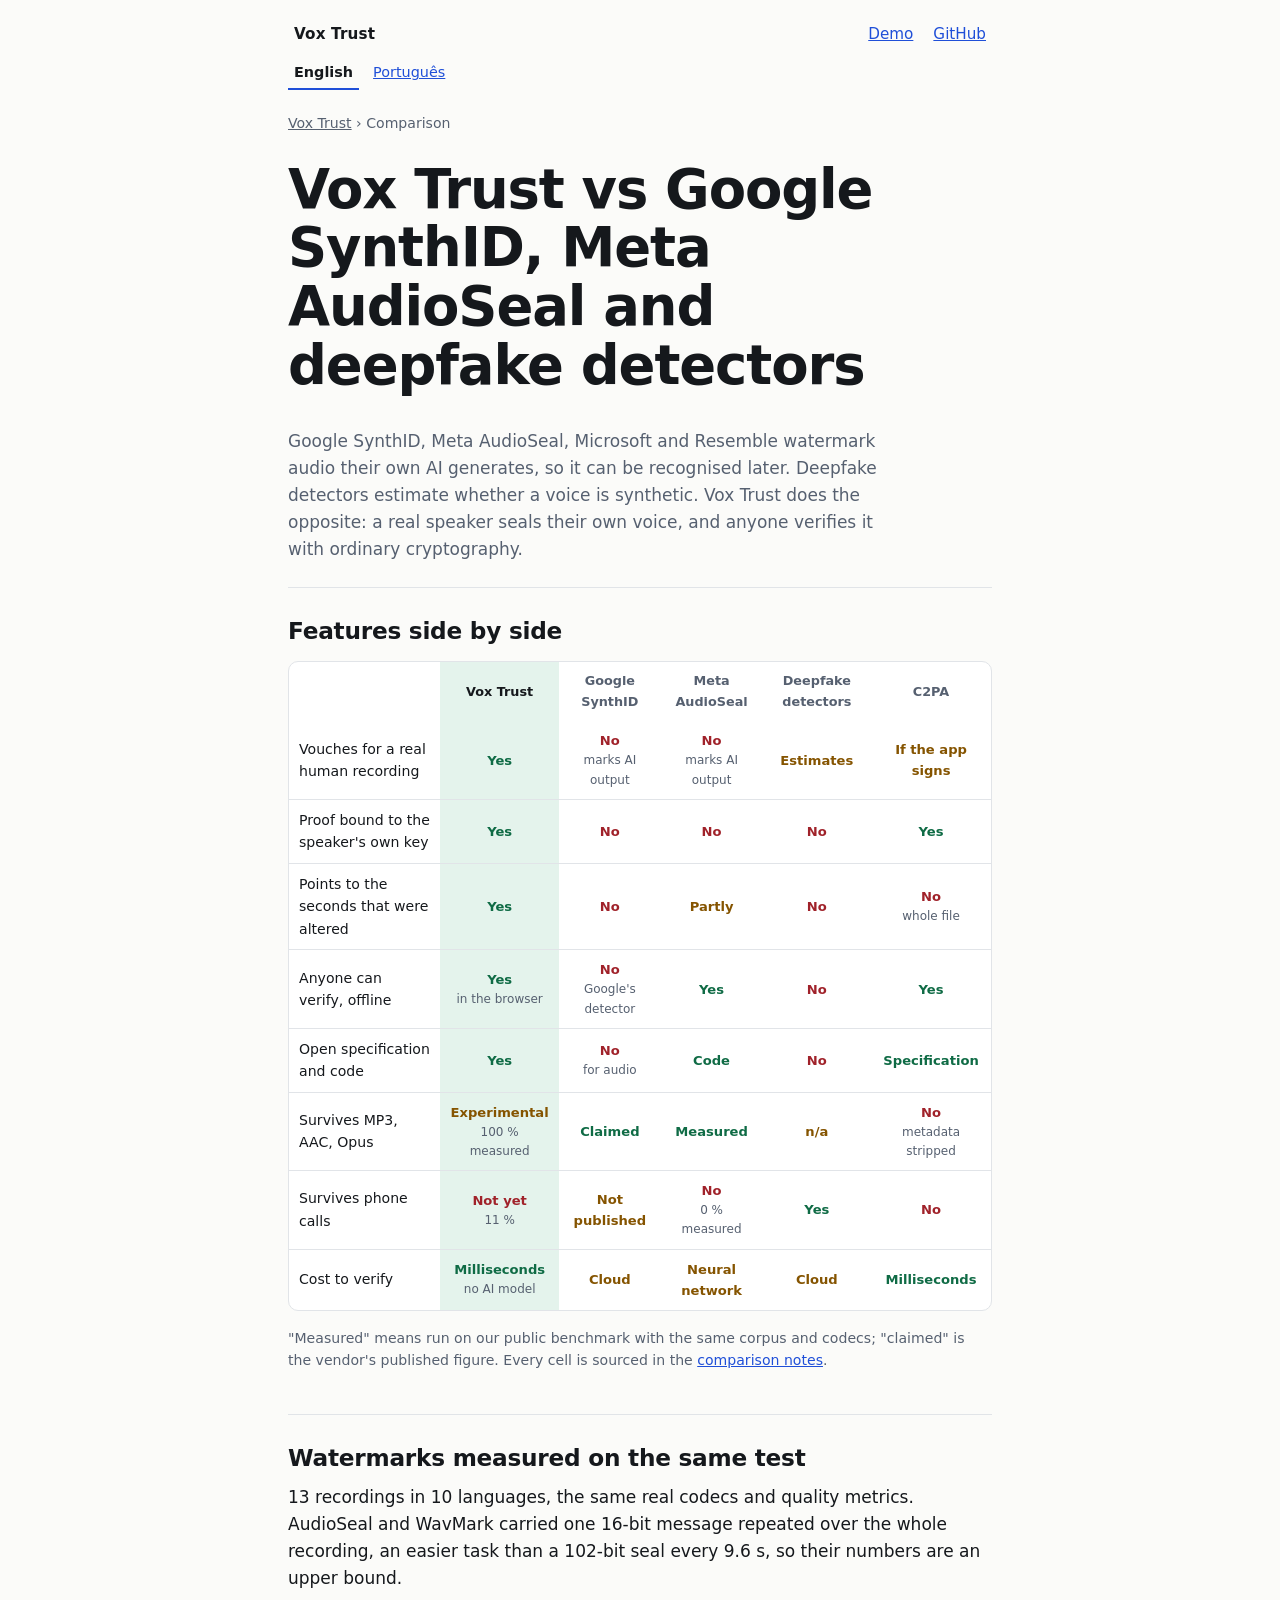
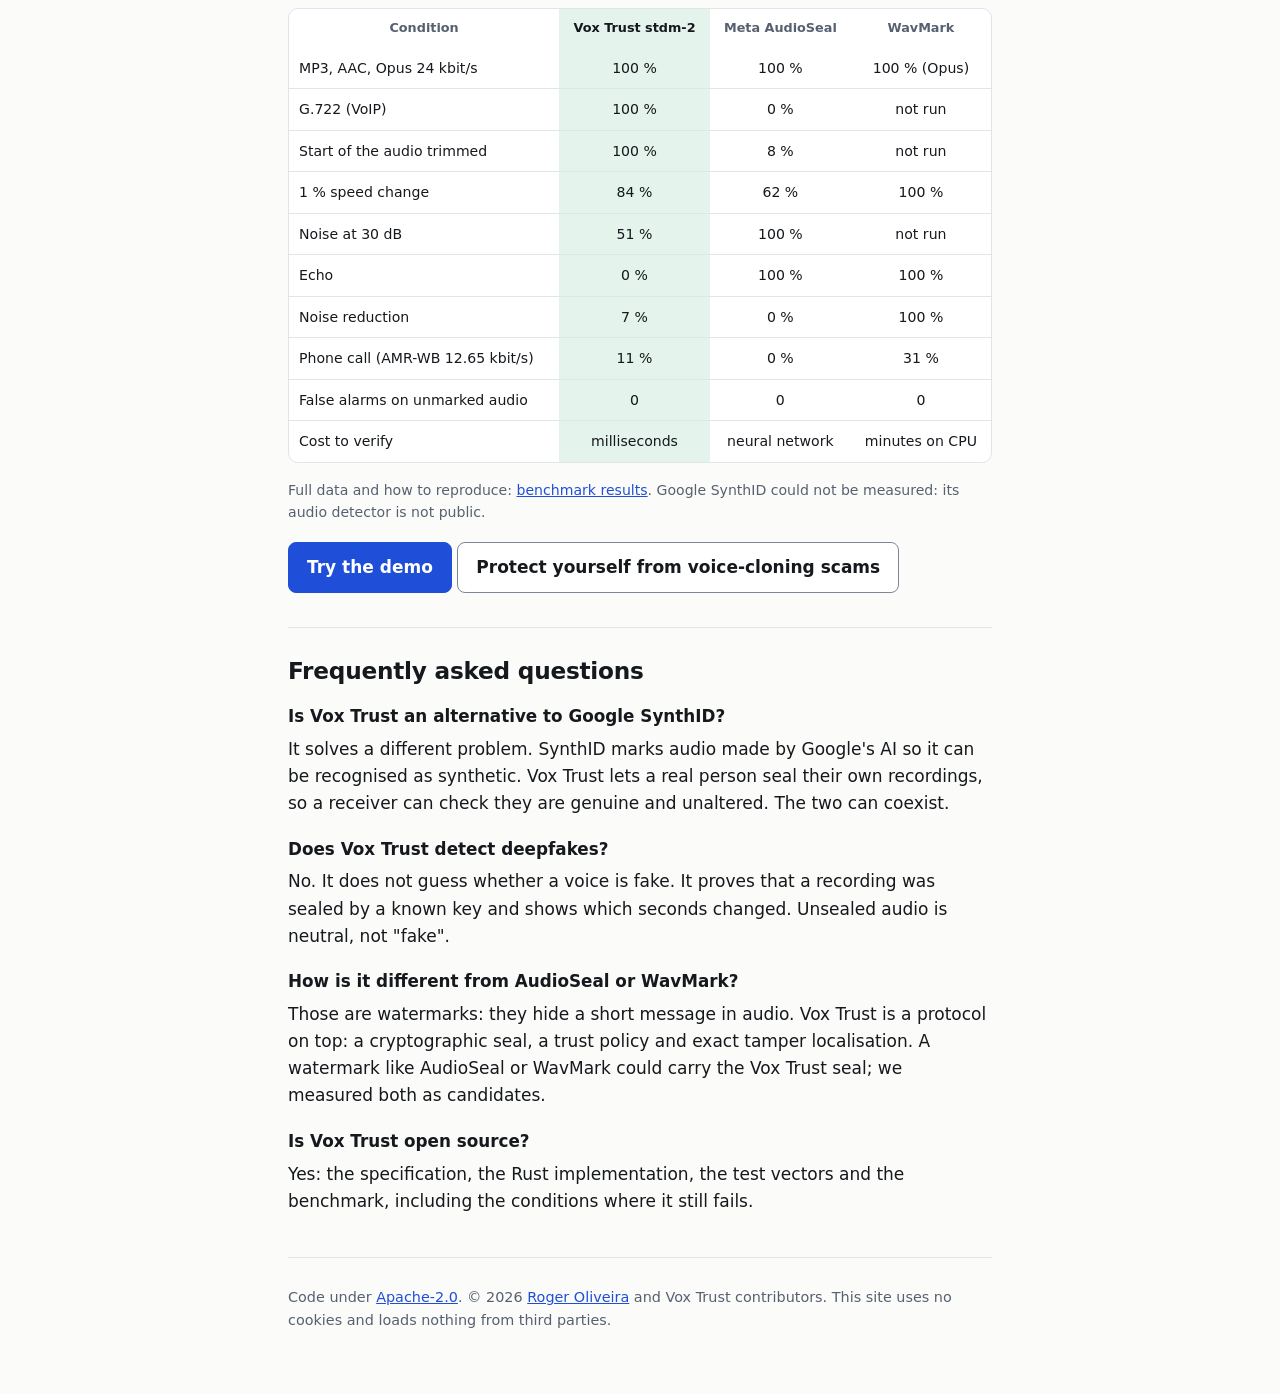
<file: compare/index.html>
<!doctype html>
<html lang="en" dir="ltr">
<head>
<meta charset="utf-8">
<meta name="viewport" content="width=device-width, initial-scale=1">
<title>Vox Trust vs SynthID, AudioSeal and deepfake detectors</title>
<meta name="description" content="Vox Trust compared with Google SynthID, Meta AudioSeal, WavMark, Resemble PerTh, deepfake detectors and C2PA: features, measured robustness and sources.">
<meta name="robots" content="index,follow,max-snippet:-1,max-image-preview:large">
<meta name="color-scheme" content="light dark">
<link rel="icon" href="/favicon.svg" type="image/svg+xml" sizes="any">
<link rel="icon" href="/favicon.ico" sizes="32x32">
<link rel="apple-touch-icon" href="/apple-touch-icon.png">
<link rel="canonical" href="https://vox-trust.github.io/compare/">
<link rel="alternate" hreflang="en" href="https://vox-trust.github.io/compare/">
<link rel="alternate" hreflang="pt-BR" href="https://vox-trust.github.io/pt/comparar/">
<link rel="alternate" hreflang="x-default" href="https://vox-trust.github.io/compare/">
<meta property="og:type" content="article">
<meta property="og:site_name" content="Vox Trust">
<meta property="og:title" content="Vox Trust vs SynthID, AudioSeal and deepfake detectors">
<meta property="og:description" content="Vox Trust compared with Google SynthID, Meta AudioSeal, WavMark, Resemble PerTh, deepfake detectors and C2PA: features, measured robustness and sources.">
<meta property="og:url" content="https://vox-trust.github.io/compare/">
<meta property="og:locale" content="en_US">
<meta property="og:image" content="https://vox-trust.github.io/og.png">
<meta property="og:image:width" content="1200">
<meta property="og:image:height" content="630">
<meta name="twitter:card" content="summary_large_image">
<meta name="twitter:title" content="Vox Trust vs SynthID, AudioSeal and deepfake detectors">
<meta name="twitter:description" content="Vox Trust compared with Google SynthID, Meta AudioSeal, WavMark, Resemble PerTh, deepfake detectors and C2PA: features, measured robustness and sources.">
<meta name="twitter:image" content="https://vox-trust.github.io/og.png">
<script type="application/ld+json">
{
 "@context": "https://schema.org",
 "@graph": [
  {
   "@type": "Article",
   "@id": "https://vox-trust.github.io/compare/#article",
   "headline": "Vox Trust vs Google SynthID, Meta AudioSeal and deepfake detectors",
   "description": "Vox Trust compared with Google SynthID, Meta AudioSeal, WavMark, Resemble PerTh, deepfake detectors and C2PA: features, measured robustness and sources.",
   "inLanguage": "en",
   "url": "https://vox-trust.github.io/compare/",
   "datePublished": "2026-10-02",
   "dateModified": "2026-10-02",
   "author": {
    "@type": "Person",
    "name": "Roger Oliveira",
    "url": "https://www.linkedin.com/in/rogeroliveira/"
   },
   "publisher": {
    "@type": "Person",
    "name": "Roger Oliveira",
    "url": "https://www.linkedin.com/in/rogeroliveira/"
   },
   "image": "https://vox-trust.github.io/og.png",
   "mainEntityOfPage": "https://vox-trust.github.io/compare/",
   "isPartOf": {
    "@id": "https://vox-trust.github.io/#site"
   },
   "about": {
    "@id": "https://vox-trust.github.io/#code"
   }
  },
  {
   "@type": "BreadcrumbList",
   "itemListElement": [
    {
     "@type": "ListItem",
     "position": 1,
     "name": "Vox Trust",
     "item": "https://vox-trust.github.io/"
    },
    {
     "@type": "ListItem",
     "position": 2,
     "name": "Comparison",
     "item": "https://vox-trust.github.io/compare/"
    }
   ]
  },
  {
   "@type": "FAQPage",
   "mainEntity": [
    {
     "@type": "Question",
     "name": "Is Vox Trust an alternative to Google SynthID?",
     "acceptedAnswer": {
      "@type": "Answer",
      "text": "It solves a different problem. SynthID marks audio made by Google's AI so it can be recognised as synthetic. Vox Trust lets a real person seal their own recordings, so a receiver can check they are genuine and unaltered. The two can coexist."
     }
    },
    {
     "@type": "Question",
     "name": "Does Vox Trust detect deepfakes?",
     "acceptedAnswer": {
      "@type": "Answer",
      "text": "No. It does not guess whether a voice is fake. It proves that a recording was sealed by a known key and shows which seconds changed. Unsealed audio is neutral, not \"fake\"."
     }
    },
    {
     "@type": "Question",
     "name": "How is it different from AudioSeal or WavMark?",
     "acceptedAnswer": {
      "@type": "Answer",
      "text": "Those are watermarks: they hide a short message in audio. Vox Trust is a protocol on top: a cryptographic seal, a trust policy and exact tamper localisation. A watermark like AudioSeal or WavMark could carry the Vox Trust seal; we measured both as candidates."
     }
    },
    {
     "@type": "Question",
     "name": "Is Vox Trust open source?",
     "acceptedAnswer": {
      "@type": "Answer",
      "text": "Yes: the specification, the Rust implementation, the test vectors and the benchmark, including the conditions where it still fails."
     }
    }
   ]
  }
 ]
}
</script>
<style>
:root{
  --bg:#fbfbf9;--fg:#15181c;--muted:#566070;--card:#ffffff;--border:#e1e4e8;
  --accent:#1f4fd8;--accent-fg:#ffffff;--control-border:#7d8794;--code:#f0f1f3;
  --ok:#0f6b45;--ok-bg:#e4f3ec;--warn:#855400;--warn-bg:#fcf0d4;--bad:#a0222a;--bad-bg:#fae6e7;--neutral-bg:#eceef1;
}
@media (prefers-color-scheme:dark){:root{
  --bg:#0e1013;--fg:#e8eaed;--muted:#a3abb6;--card:#151921;--border:#272d38;
  --accent:#86a9ff;--accent-fg:#0b1020;--control-border:#6b7584;--code:#1b2029;
  --ok:#62d6a3;--ok-bg:#112419;--warn:#f1c35c;--warn-bg:#2a2410;--bad:#ff8c91;--bad-bg:#2c1416;--neutral-bg:#1c212a;
}}
*{box-sizing:border-box}
html{-webkit-text-size-adjust:100%}
body{margin:0;background:var(--bg);color:var(--fg);font:17px/1.6 system-ui,-apple-system,"Segoe UI",Roboto,Helvetica,Arial,sans-serif}
body:lang(zh-Hans){font-family:system-ui,-apple-system,"PingFang SC","Hiragino Sans GB","Microsoft YaHei","Noto Sans CJK SC","Noto Sans SC","WenQuanYi Micro Hei",sans-serif;line-height:1.75}
body:lang(ar){font-family:system-ui,-apple-system,"Segoe UI","Noto Sans Arabic","Geeza Pro","Dubai",Tahoma,Arial,sans-serif;line-height:1.85}
a{color:var(--accent)}
a:focus-visible,.btn:focus-visible{outline:3px solid var(--accent);outline-offset:3px;border-radius:4px}
.skip{position:absolute;inset-inline-start:12px;top:-60px;background:var(--accent);color:var(--accent-fg);padding:8px 14px;border-radius:8px;z-index:10;text-decoration:none;font-weight:600}
.skip:focus{top:12px}
.wrap{max-width:46rem;margin:0 auto;padding:0 16px}
header.top{display:flex;justify-content:space-between;align-items:center;gap:8px 16px;padding:18px 0 6px;font-size:.95rem;flex-wrap:wrap}
header.top .brand{font-weight:700;letter-spacing:.01em;color:var(--fg);text-decoration:none}
header.top nav{display:flex;gap:0 8px;flex-wrap:wrap}
header.top a,.langs a{display:inline-block;min-height:24px;line-height:24px;padding:4px 6px}
.langs{padding:0 0 4px;font-size:.9rem}
.langs ul{list-style:none;margin:0;padding:0;display:flex;gap:0 8px;flex-wrap:wrap}
.langs li{margin:0}
.langs a[aria-current]{color:var(--fg);font-weight:700;text-decoration:none;border-bottom:2px solid var(--accent)}
.hero{padding:32px 0 24px}
.chip{display:inline-block;font-size:.82rem;padding:4px 10px;border:1px solid var(--border);border-radius:999px;color:var(--muted);background:var(--card)}
h1{font-size:clamp(2.2rem,7vw,3.4rem);line-height:1.08;margin:18px 0 8px;letter-spacing:-.02em}
.tag{font-size:clamp(1.25rem,4vw,1.6rem);line-height:1.3;margin:0 0 16px;font-weight:600}
.lead{color:var(--muted);margin:0 0 24px;max-width:38rem}
.actions{display:flex;gap:12px;flex-wrap:wrap}
.btn{display:inline-block;padding:11px 18px;border-radius:8px;text-decoration:none;font-weight:600;border:1px solid var(--control-border);color:var(--fg);background:var(--card)}
.btn.primary{background:var(--accent);color:var(--accent-fg);border-color:var(--accent)}
section{padding:28px 0;border-top:1px solid var(--border)}
h2{font-size:1.45rem;line-height:1.25;margin:0 0 12px;letter-spacing:-.01em}
p{margin:0 0 14px}
ol,ul{margin:0 0 14px;padding-inline-start:1.3rem}
li{margin-bottom:8px}
.cards{display:grid;gap:12px;grid-template-columns:repeat(2,1fr);margin:16px 0}
@media (max-width:520px){.cards{grid-template-columns:1fr}}
.card{border-radius:10px;padding:16px;border:1px solid var(--border);background:var(--card)}
.card h3{margin:0 0 6px;font-size:1.05rem}
.card p{margin:0;font-size:.95rem}
.card{border-inline-start:4px solid var(--muted)}
.card.ok{background:var(--ok-bg);border-inline-start-color:var(--ok)}
.card.neutral{background:var(--neutral-bg);border-inline-start-color:var(--muted)}
.card.warn{background:var(--warn-bg);border-inline-start-color:var(--warn)}
.card.bad{background:var(--bad-bg);border-inline-start-color:var(--bad)}
.note{font-size:.88rem;color:var(--muted)}
code{background:var(--code);padding:1px 6px;border-radius:5px;font-size:.92em}
footer{padding:28px 0 48px;border-top:1px solid var(--border);color:var(--muted);font-size:.9rem}
[dir=rtl] .hero,[dir=rtl] .lead{text-align:start}
.cmp-wrap{overflow-x:auto;margin:16px 0;border:1px solid var(--border);border-radius:10px;background:var(--card)}
.cmp{border-collapse:collapse;width:100%;min-width:640px;font-size:.88rem}
.cmp th,.cmp td{padding:9px 10px;border-bottom:1px solid var(--border);text-align:center;vertical-align:middle}
.cmp thead th{font-size:.8rem;color:var(--muted);font-weight:600}
.cmp th[scope=row]{text-align:start;font-weight:500}
.cmp tr:last-child th,.cmp tr:last-child td{border-bottom:0}
.cmp .us{background:var(--ok-bg)}
.cmp thead .us{color:var(--fg)}
.cmp .y,.cmp .n,.cmp .p{display:block;font-weight:600;font-size:.82rem}
.cmp .y{color:var(--ok)}.cmp .n{color:var(--bad)}.cmp .p{color:var(--warn)}
.cmp small{display:block;color:var(--muted);font-weight:400;font-size:.75rem}
.big{font-size:1.15rem;font-weight:600;margin:0 0 10px}
.crumb{font-size:.88rem;color:var(--muted);margin:18px 0 0}.crumb a{color:var(--muted)}
.steps li{margin-bottom:10px}
.cta{margin:18px 0 6px}
.faq h3{font-size:1.05rem;margin:18px 0 6px}
.src{font-size:.88rem}
</style>
</head>
<body>
<a class="skip" href="#main">Skip to content</a>
<div class="wrap">
  <header class="top">
    <a class="brand" href="/">Vox Trust</a>
    <nav aria-label="Main">
      <a href="/demo/?lang=en">Demo</a>
      <a href="https://github.com/vox-trust/vox-trust">GitHub</a>
    </nav>
  </header>
  <nav class="langs" aria-label="Language"><ul><li><a href="/compare/" hreflang="en" lang="en" aria-current="page">English</a></li><li><a href="/pt/comparar/" hreflang="pt-BR" lang="pt-BR">Português</a></li></ul></nav>
  <main id="main">
    <p class="crumb"><a href="/">Vox Trust</a> › Comparison</p>
    <div class="hero" style="padding-top:8px">
      <h1>Vox Trust vs Google SynthID, Meta AudioSeal and deepfake detectors</h1>
    </div>
    <p class="lead">Google SynthID, Meta AudioSeal, Microsoft and Resemble watermark audio their own AI generates, so it can be recognised later. Deepfake detectors estimate whether a voice is synthetic. Vox Trust does the opposite: a real speaker seals their own voice, and anyone verifies it with ordinary cryptography.</p>
    <section aria-labelledby="features">
      <h2 id="features">Features side by side</h2>
      <div class="cmp-wrap"><table class="cmp"><thead><tr><th scope="col"></th><th scope="col" class="us">Vox Trust</th><th scope="col">Google SynthID</th><th scope="col">Meta AudioSeal</th><th scope="col">Deepfake detectors</th><th scope="col">C2PA</th></tr></thead><tbody><tr><th scope="row">Vouches for a real human recording</th><td class="us"><span class="y">Yes</span></td><td><span class="n">No</span><small>marks AI output</small></td><td><span class="n">No</span><small>marks AI output</small></td><td><span class="p">Estimates</span></td><td><span class="p">If the app signs</span></td></tr><tr><th scope="row">Proof bound to the speaker's own key</th><td class="us"><span class="y">Yes</span></td><td><span class="n">No</span></td><td><span class="n">No</span></td><td><span class="n">No</span></td><td><span class="y">Yes</span></td></tr><tr><th scope="row">Points to the seconds that were altered</th><td class="us"><span class="y">Yes</span></td><td><span class="n">No</span></td><td><span class="p">Partly</span></td><td><span class="n">No</span></td><td><span class="n">No</span><small>whole file</small></td></tr><tr><th scope="row">Anyone can verify, offline</th><td class="us"><span class="y">Yes</span><small>in the browser</small></td><td><span class="n">No</span><small>Google's detector</small></td><td><span class="y">Yes</span></td><td><span class="n">No</span></td><td><span class="y">Yes</span></td></tr><tr><th scope="row">Open specification and code</th><td class="us"><span class="y">Yes</span></td><td><span class="n">No</span><small>for audio</small></td><td><span class="y">Code</span></td><td><span class="n">No</span></td><td><span class="y">Specification</span></td></tr><tr><th scope="row">Survives MP3, AAC, Opus</th><td class="us"><span class="p">Experimental</span><small>100 % measured</small></td><td><span class="y">Claimed</span></td><td><span class="y">Measured</span></td><td><span class="p">n/a</span></td><td><span class="n">No</span><small>metadata stripped</small></td></tr><tr><th scope="row">Survives phone calls</th><td class="us"><span class="n">Not yet</span><small>11 %</small></td><td><span class="p">Not published</span></td><td><span class="n">No</span><small>0 % measured</small></td><td><span class="y">Yes</span></td><td><span class="n">No</span></td></tr><tr><th scope="row">Cost to verify</th><td class="us"><span class="y">Milliseconds</span><small>no AI model</small></td><td><span class="p">Cloud</span></td><td><span class="p">Neural network</span></td><td><span class="p">Cloud</span></td><td><span class="y">Milliseconds</span></td></tr></tbody></table></div>
      <p class="note">"Measured" means run on our public benchmark with the same corpus and codecs; "claimed" is the vendor's published figure. Every cell is sourced in the <a href="https://github.com/vox-trust/vox-trust/blob/main/docs/COMPARISON.md">comparison notes</a>.</p>
    </section>
    <section aria-labelledby="measured">
      <h2 id="measured">Watermarks measured on the same test</h2>
      <p>13 recordings in 10 languages, the same real codecs and quality metrics. AudioSeal and WavMark carried one 16-bit message repeated over the whole recording, an easier task than a 102-bit seal every 9.6 s, so their numbers are an upper bound.</p>
      <div class="cmp-wrap"><table class="cmp"><thead><tr><th scope="col">Condition</th><th scope="col" class="us">Vox Trust stdm-2</th><th scope="col">Meta AudioSeal</th><th scope="col">WavMark</th></tr></thead><tbody>
      <tr><th scope="row">MP3, AAC, Opus 24 kbit/s</th><td class="us">100 %</td><td>100 %</td><td>100 % (Opus)</td></tr>
      <tr><th scope="row">G.722 (VoIP)</th><td class="us">100 %</td><td>0 %</td><td>not run</td></tr>
      <tr><th scope="row">Start of the audio trimmed</th><td class="us">100 %</td><td>8 %</td><td>not run</td></tr>
      <tr><th scope="row">1 % speed change</th><td class="us">84 %</td><td>62 %</td><td>100 %</td></tr>
      <tr><th scope="row">Noise at 30 dB</th><td class="us">51 %</td><td>100 %</td><td>not run</td></tr>
      <tr><th scope="row">Echo</th><td class="us">0 %</td><td>100 %</td><td>100 %</td></tr>
      <tr><th scope="row">Noise reduction</th><td class="us">7 %</td><td>0 %</td><td>100 %</td></tr>
      <tr><th scope="row">Phone call (AMR-WB 12.65 kbit/s)</th><td class="us">11 %</td><td>0 %</td><td>31 %</td></tr>
      <tr><th scope="row">False alarms on unmarked audio</th><td class="us">0</td><td>0</td><td>0</td></tr>
      <tr><th scope="row">Cost to verify</th><td class="us">milliseconds</td><td>neural network</td><td>minutes on CPU</td></tr>
      </tbody></table></div>
      <p class="note">Full data and how to reproduce: <a href="https://github.com/vox-trust/vox-trust/blob/main/bench/results/2026-10-02-neural-baselines/README.md">benchmark results</a>. Google SynthID could not be measured: its audio detector is not public.</p>
      <p class="cta"><a class="btn primary" href="/demo/?lang=en">Try the demo</a> <a class="btn" href="/voice-cloning-scam/">Protect yourself from voice-cloning scams</a></p>
    </section>

    <section class="faq" aria-labelledby="faq">
      <h2 id="faq">Frequently asked questions</h2>
<h3>Is Vox Trust an alternative to Google SynthID?</h3>
<p>It solves a different problem. SynthID marks audio made by Google's AI so it can be recognised as synthetic. Vox Trust lets a real person seal their own recordings, so a receiver can check they are genuine and unaltered. The two can coexist.</p>
<h3>Does Vox Trust detect deepfakes?</h3>
<p>No. It does not guess whether a voice is fake. It proves that a recording was sealed by a known key and shows which seconds changed. Unsealed audio is neutral, not "fake".</p>
<h3>How is it different from AudioSeal or WavMark?</h3>
<p>Those are watermarks: they hide a short message in audio. Vox Trust is a protocol on top: a cryptographic seal, a trust policy and exact tamper localisation. A watermark like AudioSeal or WavMark could carry the Vox Trust seal; we measured both as candidates.</p>
<h3>Is Vox Trust open source?</h3>
<p>Yes: the specification, the Rust implementation, the test vectors and the benchmark, including the conditions where it still fails.</p>
    </section>
  </main>
  <footer>
    <p>Code under <a href="https://github.com/vox-trust/vox-trust/blob/main/LICENSE">Apache-2.0</a>. © 2026 <a href="https://www.linkedin.com/in/rogeroliveira/" rel="me">Roger Oliveira</a> and Vox Trust contributors. This site uses no cookies and loads nothing from third parties.</p>
  </footer>
</div>
</body>
</html>
</file>
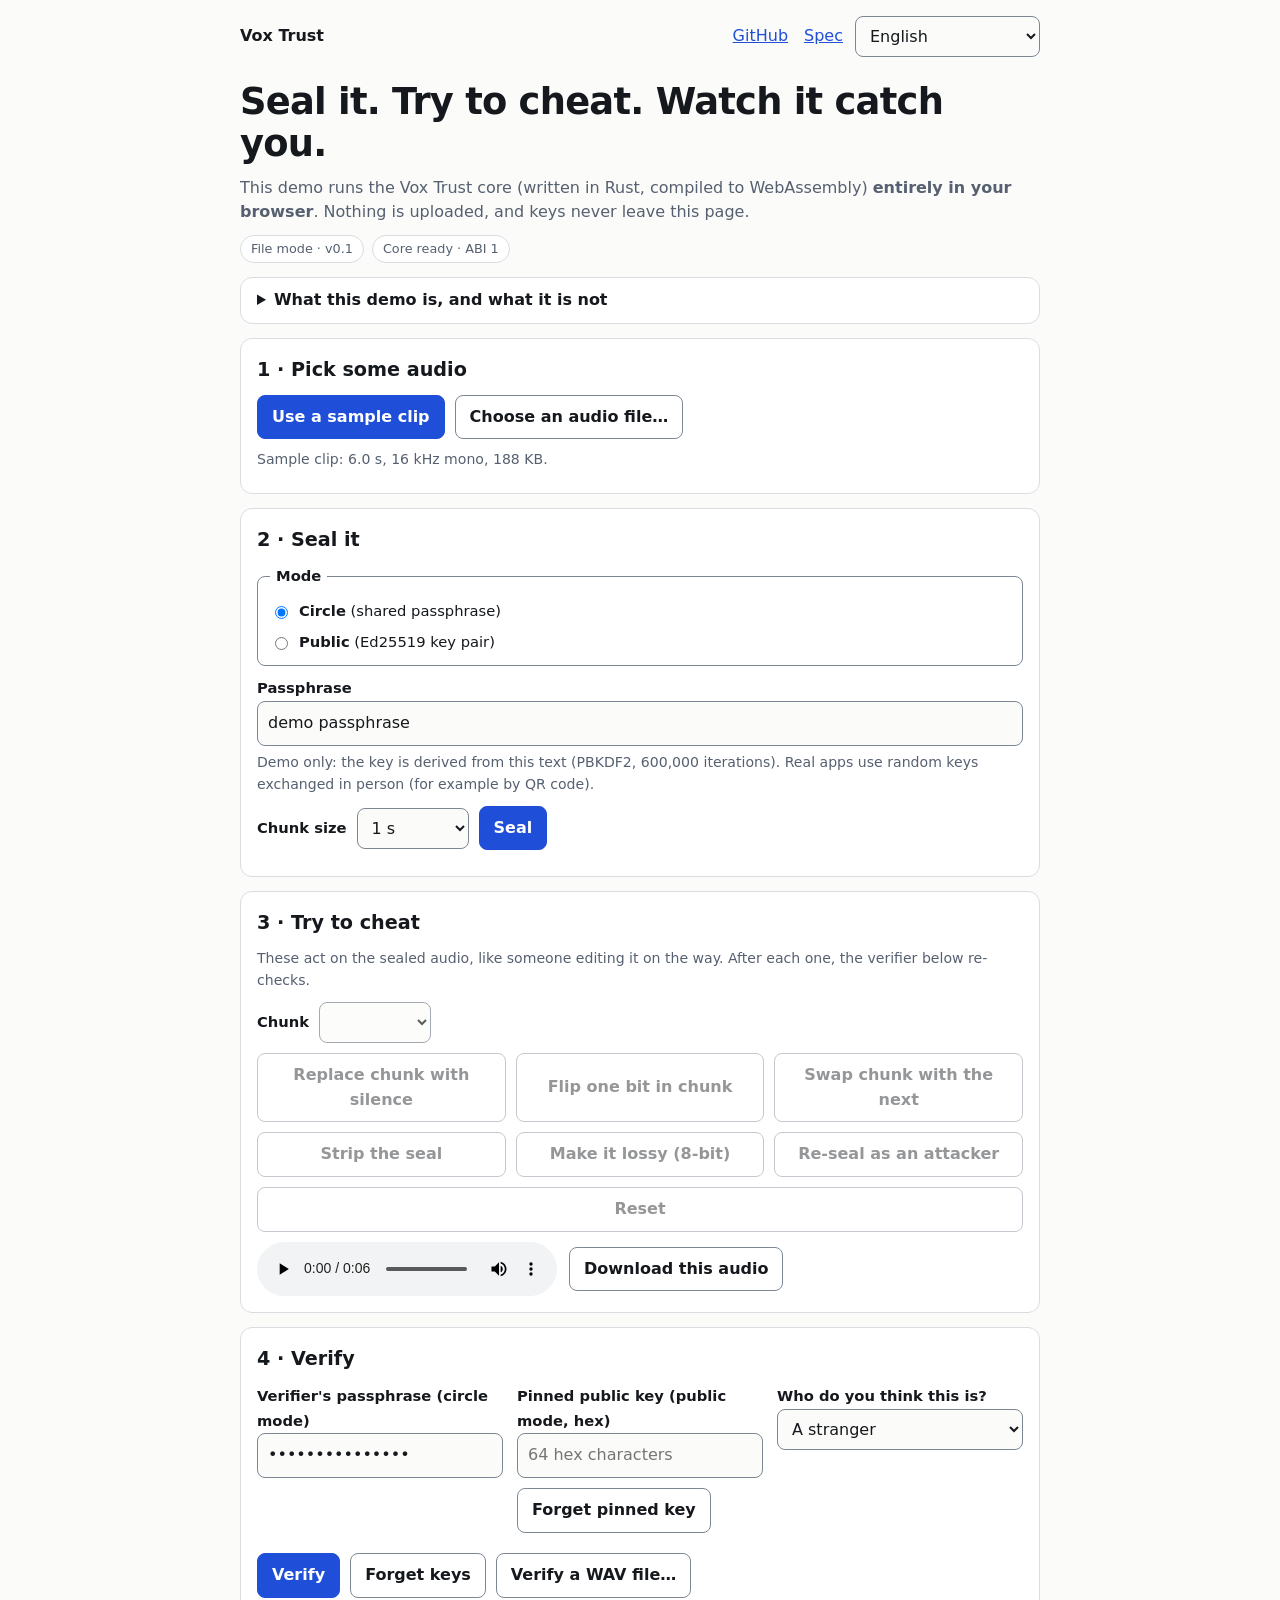
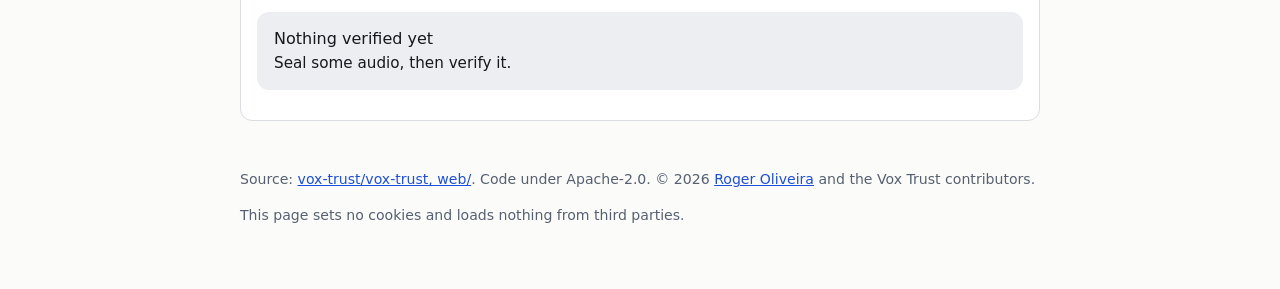
<file: demo/index.html>
<!doctype html>
<html lang="en" dir="ltr">
<head>
<meta charset="utf-8">
<meta name="viewport" content="width=device-width, initial-scale=1">
<title data-i18n="meta.title">Vox Trust demo: seal a voice, try to cheat it, verify in your browser</title>
<meta name="description" data-i18n-content="meta.description" content="Seal a voice clip, try to cheat it, and verify the result. Runs in your browser: the Rust core compiled to WebAssembly, nothing is uploaded.">
<link rel="canonical" href="https://vox-trust.github.io/demo/">
<meta name="robots" content="index,follow">
<meta name="color-scheme" content="light dark">
<meta name="theme-color" media="(prefers-color-scheme: light)" content="#fbfbf9">
<meta name="theme-color" media="(prefers-color-scheme: dark)" content="#0e1013">
<meta property="og:type" content="website">
<meta property="og:site_name" content="Vox Trust">
<meta property="og:title" content="Vox Trust demo: seal a voice, try to cheat it, verify in your browser">
<meta property="og:description" content="Seal a voice clip, try to cheat it, and verify the result. Runs in your browser: the Rust core compiled to WebAssembly, nothing is uploaded.">
<meta property="og:url" content="https://vox-trust.github.io/demo/">
<meta property="og:image" content="https://vox-trust.github.io/og.png">
<meta property="og:image:width" content="1200">
<meta property="og:image:height" content="630">
<meta property="og:image:alt" content="Vox Trust: a sealed voice clip, and the seal catching a tampered one.">
<meta name="twitter:card" content="summary_large_image">
<meta http-equiv="Content-Security-Policy" content="default-src 'none'; script-src 'self' 'wasm-unsafe-eval'; style-src 'self'; img-src 'self' blob: data:; media-src blob:; connect-src 'self'; base-uri 'none'; form-action 'none'">
<link rel="icon" href="/favicon.svg" type="image/svg+xml" sizes="any">
<link rel="icon" href="/favicon.ico" sizes="32x32">
<link rel="apple-touch-icon" href="/apple-touch-icon.png">
<script type="application/ld+json">
{
  "@context": "https://schema.org",
  "@type": "WebApplication",
  "name": "Vox Trust demo",
  "url": "https://vox-trust.github.io/demo/",
  "description": "Seal a voice clip, try to cheat it, and verify the result. Runs in your browser: the Rust core compiled to WebAssembly, nothing is uploaded.",
  "applicationCategory": "SecurityApplication",
  "operatingSystem": "Any (modern browser)",
  "browserRequirements": "Requires WebAssembly",
  "isAccessibleForFree": true,
  "offers": { "@type": "Offer", "price": "0", "priceCurrency": "USD" },
  "inLanguage": ["en", "pt-BR", "es", "zh-Hans", "ar"],
  "isPartOf": { "@type": "WebSite", "name": "Vox Trust", "url": "https://vox-trust.github.io/" }
}
</script>
<link rel="stylesheet" href="demo.css">
</head>
<body>
<noscript><p class="noscript">This demo needs JavaScript and WebAssembly. Read the <a href="https://vox-trust.github.io/">overview</a> or browse the <a href="https://github.com/vox-trust/vox-trust">source code</a>.</p></noscript>
<div class="wrap">
  <header class="top">
    <a class="brand" href="../">Vox Trust</a>
    <nav aria-label="Primary" data-i18n-aria="nav.label">
      <a href="https://github.com/vox-trust/vox-trust" data-i18n="nav.github">GitHub</a>
      <a href="https://github.com/vox-trust/vox-trust/blob/main/spec/SPEC.md" data-i18n="nav.spec">Spec</a>
    </nav>
    <select id="lang" class="lang" aria-label="Language" data-i18n-aria="lang.label"></select>
  </header>

  <main>
    <h1 data-i18n="hero.title">Seal it. Try to cheat. Watch it catch you.</h1>
    <p class="lead" data-i18n-rich="hero.lead">This demo runs the Vox Trust core (written in Rust, compiled to WebAssembly) <strong>entirely in your browser</strong>. Nothing is uploaded, and keys never leave this page.</p>
    <p class="chip-row"><span class="chip" data-i18n="chip.mode">File mode · v0.1</span><span class="chip" id="coreStatus" role="status" hidden data-i18n="core.loading">Loading core…</span></p>

    <details class="scope">
      <summary data-i18n="scope.summary">What this demo is, and what it is not</summary>
      <ul>
        <li data-i18n-rich="scope.is"><strong>It is</strong> the real seal, signature, trust policy and tamper-localisation code, running as WebAssembly. The same code passes the published test vectors.</li>
        <li data-i18n-rich="scope.limit"><strong>File mode only survives bit-exact copies.</strong> Converting to MP3, resampling or re-recording changes every sample, so the seal reports the audio as modified. Surviving that is the job of the audio watermark carrier, which is <strong>experimental</strong>: it survives MP3, AAC and Opus but not phone calls, and gives no verdicts yet. Try the "lossy" button to see exactly this.</li>
        <li data-i18n-rich="scope.meta">Only the audio format and the samples are authenticated, not other metadata in the file.</li>
        <li data-i18n-rich="scope.audit">It is pre-1.0 and <strong>has not been audited</strong>. Do not use it to protect anyone yet.</li>
      </ul>
    </details>

    <section aria-labelledby="s1">
      <h2 id="s1" data-i18n="s1.title">1 · Pick some audio</h2>
      <div class="row">
        <button type="button" id="useSample" class="primary" disabled data-i18n="audio.useSample">Use a sample clip</button>
        <label class="btn"><span data-i18n="audio.choose">Choose an audio file…</span> <input type="file" id="pickFile" class="visually-hidden" accept="audio/*"></label>
      </div>
      <p class="note" id="audioInfo" data-i18n="audio.none">No audio yet. Files are converted in your browser to 16 kHz mono (first 60 seconds).</p>
    </section>

    <section aria-labelledby="s2">
      <h2 id="s2" data-i18n="s2.title">2 · Seal it</h2>
      <fieldset>
        <legend data-i18n="mode.legend">Mode</legend>
        <label class="radio"><input type="radio" name="mode" value="circle" checked> <span data-i18n-rich="mode.circle"><strong>Circle</strong> (shared passphrase)</span></label>
        <label class="radio"><input type="radio" name="mode" value="public"> <span data-i18n-rich="mode.public"><strong>Public</strong> (Ed25519 key pair)</span></label>
      </fieldset>

      <div id="circleBox" class="box">
        <label for="sealPass" data-i18n="seal.pass">Passphrase</label>
        <input type="text" id="sealPass" dir="auto" value="demo passphrase" autocomplete="off" spellcheck="false">
        <p class="note" data-i18n="seal.passNote">Demo only: the key is derived from this text (PBKDF2, 600,000 iterations). Real apps use random keys exchanged in person (for example by QR code).</p>
      </div>
      <div id="publicBox" class="box" hidden>
        <div class="row">
          <button type="button" id="genKeys" data-i18n="keys.generate">Generate a key pair</button>
          <button type="button" id="copyPub" disabled data-i18n="keys.copy">Copy public key</button>
        </div>
        <p class="note" id="pubInfo" data-i18n="pub.none">No key pair yet. The private key stays in memory in this page.</p>
      </div>

      <div class="row">
        <label for="chunkSize" data-i18n="chunkSize.label">Chunk size</label>
        <select id="chunkSize">
          <option value="8000">0.5 s</option>
          <option value="16000" selected>1 s</option>
          <option value="32000">2 s</option>
        </select>
        <button type="button" id="sealBtn" class="primary" disabled data-i18n="seal.btn">Seal</button>
      </div>
      <p class="note" id="sealInfo"></p>
    </section>

    <section aria-labelledby="s3">
      <h2 id="s3" data-i18n="s3.title">3 · Try to cheat</h2>
      <p class="note" data-i18n="atk.note">These act on the sealed audio, like someone editing it on the way. After each one, the verifier below re-checks.</p>
      <div class="row">
        <label for="atkChunk" data-i18n="atk.chunk">Chunk</label>
        <select id="atkChunk" disabled></select>
      </div>
      <div class="row wrap-row">
        <button type="button" data-attack="silence" disabled data-i18n="atk.silence">Replace chunk with silence</button>
        <button type="button" data-attack="flip" disabled data-i18n="atk.flip">Flip one bit in chunk</button>
        <button type="button" data-attack="swap" disabled data-i18n="atk.swap">Swap chunk with the next</button>
        <button type="button" data-attack="strip" disabled data-i18n="atk.strip">Strip the seal</button>
        <button type="button" data-attack="lossy" disabled data-i18n="atk.lossy">Make it lossy (8-bit)</button>
        <button type="button" data-attack="reseal" disabled data-i18n="atk.reseal">Re-seal as an attacker</button>
        <button type="button" data-attack="reset" disabled data-i18n="atk.reset">Reset</button>
      </div>
      <div class="player">
        <audio id="player" controls preload="none" dir="ltr" aria-label="Audio player" data-i18n-aria="player.aria"></audio>
        <a id="download" class="btn" download="sealed.wav" hidden data-i18n="player.download">Download this audio</a>
      </div>
    </section>

    <section aria-labelledby="s4">
      <h2 id="s4" data-i18n="s4.title">4 · Verify</h2>
      <div class="grid">
        <div>
          <label for="verifyPass" data-i18n="verify.pass">Verifier's passphrase (circle mode)</label>
          <input type="password" id="verifyPass" dir="auto" value="demo passphrase" autocomplete="off" spellcheck="false">
        </div>
        <div>
          <label for="pinned" data-i18n="verify.pinned">Pinned public key (public mode, hex)</label>
          <input type="text" id="pinned" dir="ltr" placeholder="64 hex characters" data-i18n-placeholder="verify.pinPlaceholder" autocomplete="off" spellcheck="false">
          <p class="note" id="pinInfo" role="status"></p>
          <div class="row"><button type="button" id="forgetPin" data-i18n="pin.forget">Forget pinned key</button></div>
        </div>
        <div>
          <label for="contact" data-i18n="contact.label">Who do you think this is?</label>
          <select id="contact">
            <option value="stranger" data-i18n="contact.stranger">A stranger</option>
            <option value="always" data-i18n="contact.always">A contact who always seals</option>
            <option value="strict" data-i18n="contact.strict">Always seals, strict mode</option>
          </select>
        </div>
      </div>
      <div class="row">
        <button type="button" id="verifyBtn" class="primary" disabled data-i18n="verify.btn">Verify</button>
        <button type="button" id="forgetKeys" data-i18n="verify.forgetKeys">Forget keys</button>
        <label class="btn"><span data-i18n="verify.file">Verify a WAV file…</span> <input type="file" id="verifyFile" class="visually-hidden" accept=".wav,audio/wav"></label>
      </div>

      <div id="verdict" class="verdict neutral" role="status" aria-live="polite">
        <div class="v-title" id="vTitle" data-i18n="v.none.title">Nothing verified yet</div>
        <div class="v-text" id="vText" data-i18n="v.none.text">Seal some audio, then verify it.</div>
      </div>
      <div id="chunksBox" hidden>
        <h3 data-i18n="chunks.heading">Chunks</h3>
        <ol id="chunks" class="chunks" aria-label="Per-chunk result" data-i18n-aria="chunks.aria"></ol>
        <p class="note" id="chunksNote"></p>
      </div>
      <details id="detailsBox" hidden>
        <summary data-i18n="report.summary">Technical report</summary>
        <pre id="report" dir="ltr"></pre>
        <div class="row"><button type="button" id="pinEmbedded" hidden data-i18n="pin.embedded">Pin this key (trust on first use)</button></div>
      </details>
    </section>
  </main>

  <footer>
    <p data-i18n-rich="footer.source">Source: <a href="https://github.com/vox-trust/vox-trust/tree/main/web">vox-trust/vox-trust, web/</a>. Code under Apache-2.0. © 2026 <a href="https://www.linkedin.com/in/rogeroliveira/" rel="me noopener">Roger Oliveira</a> and the Vox Trust contributors.</p>
    <p data-i18n="footer.privacy">This page sets no cookies and loads nothing from third parties.</p>
  </footer>
</div>
<script type="module" src="demo.js"></script>
</body>
</html>
</file>
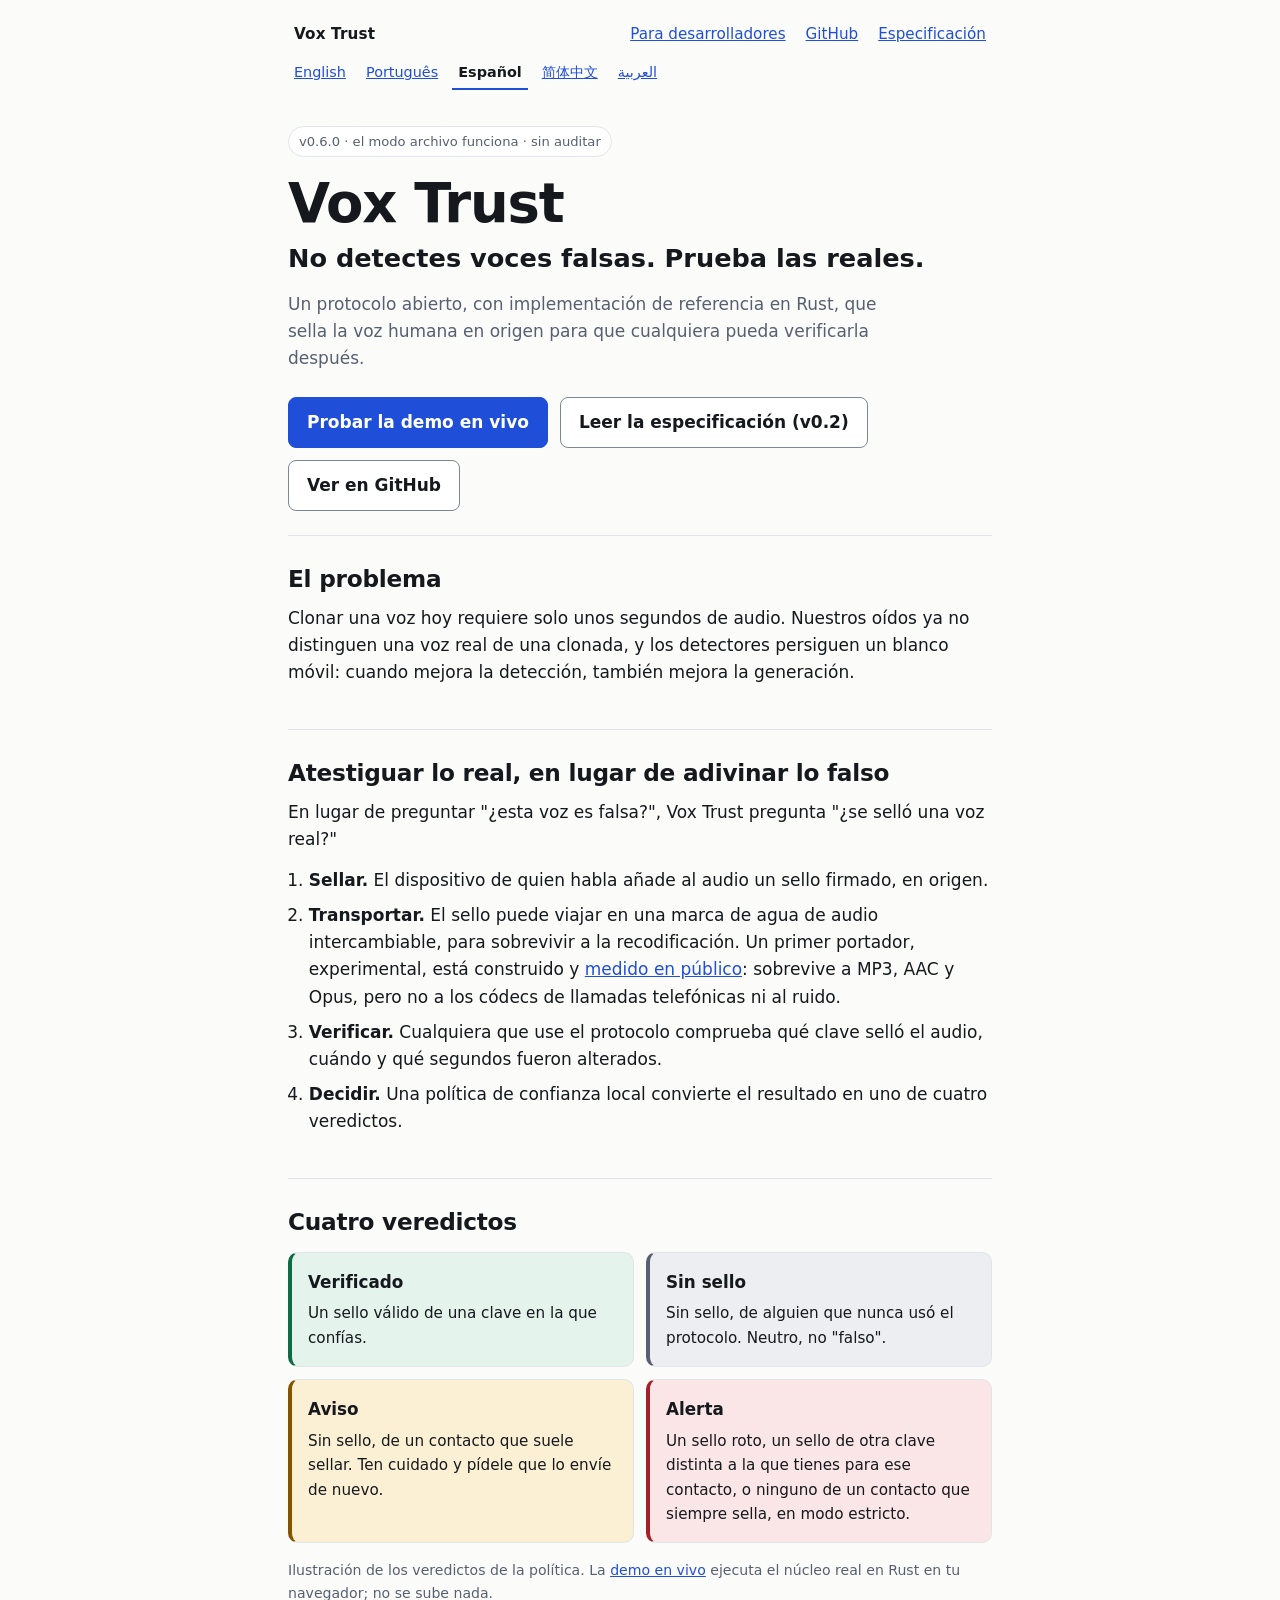
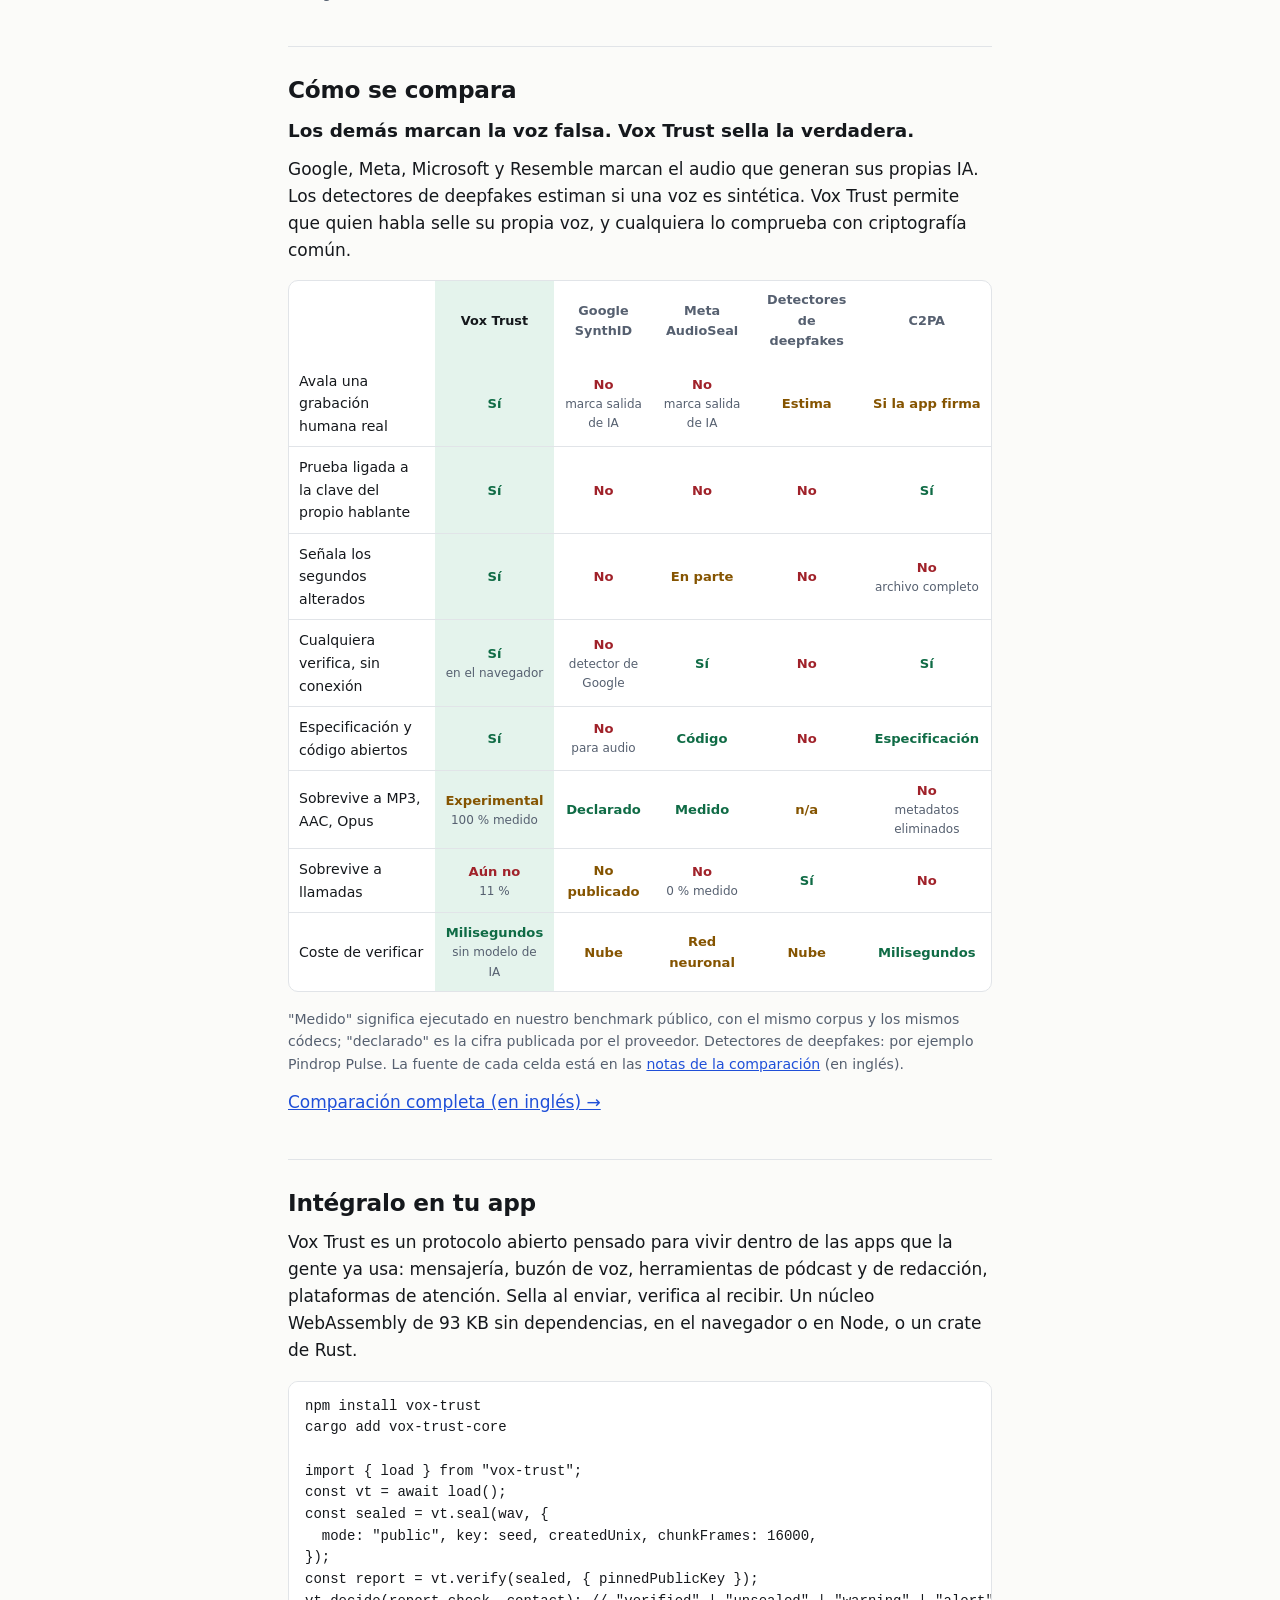
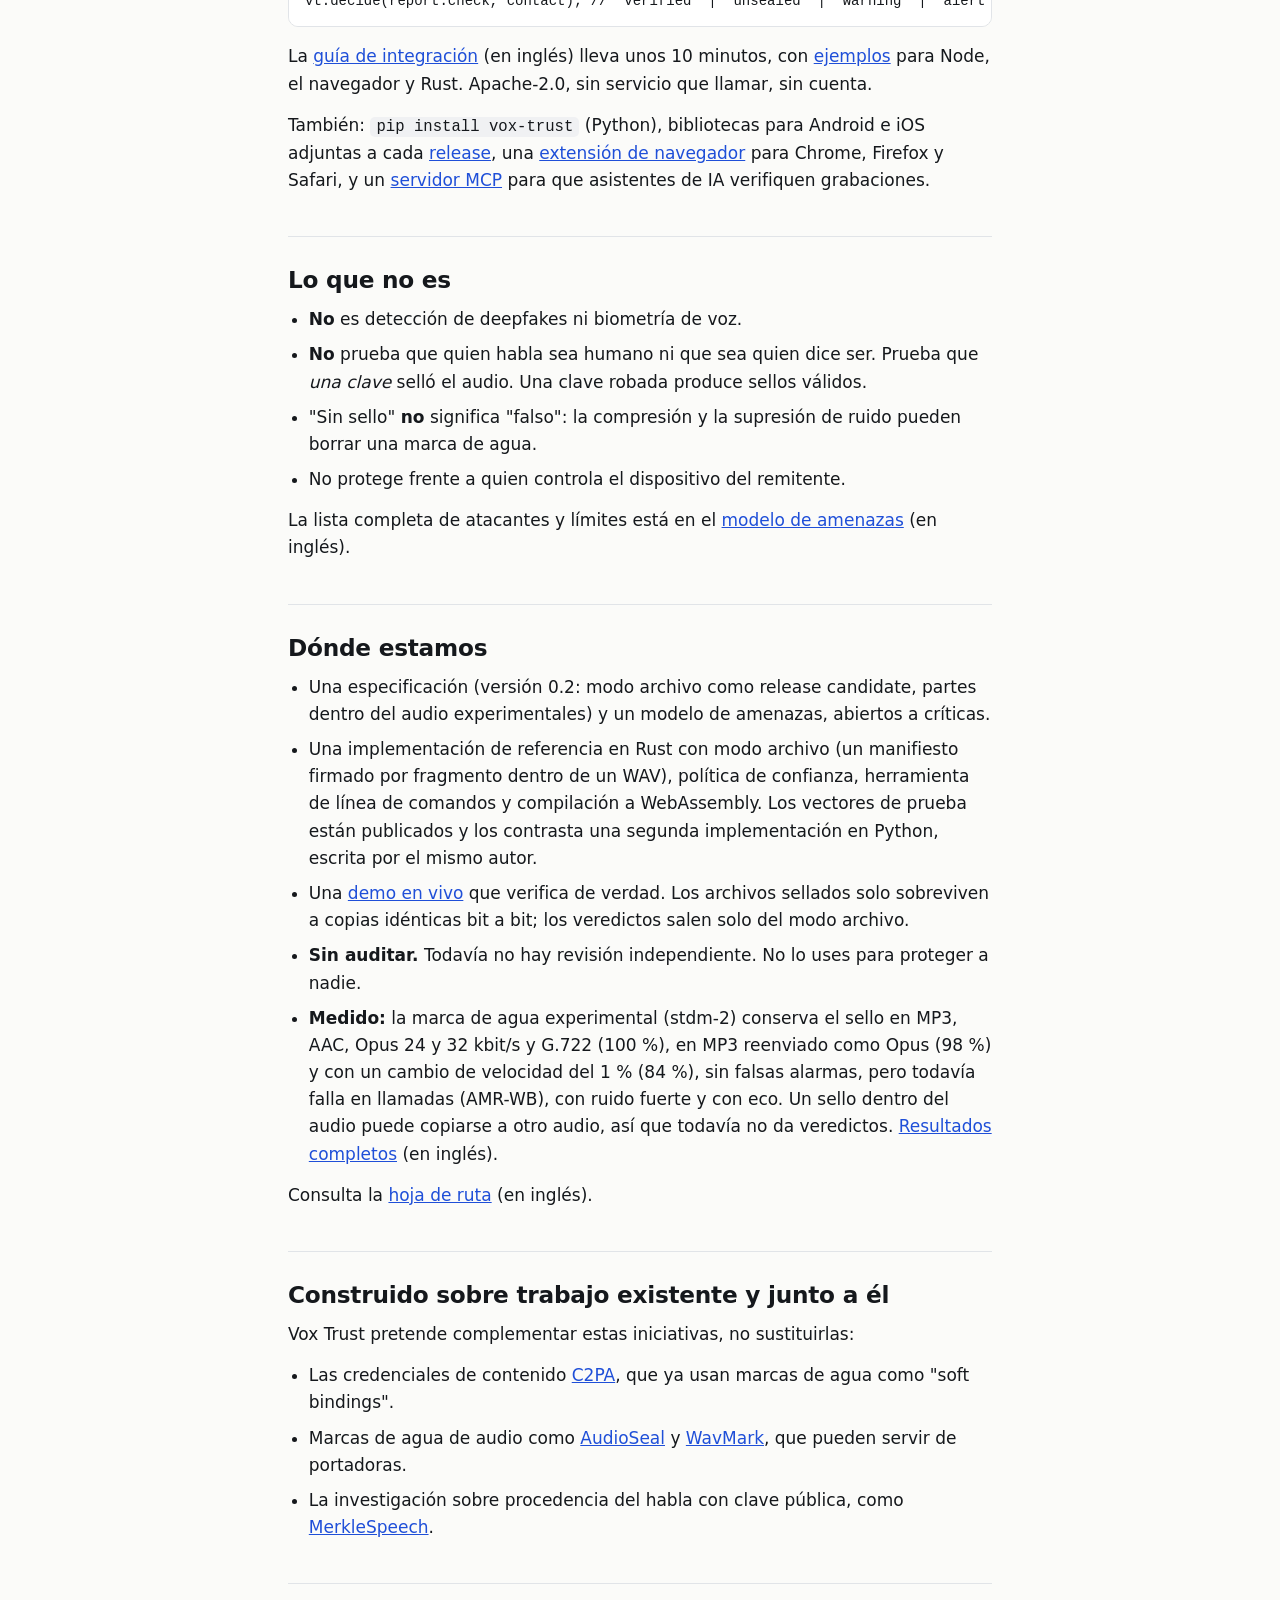
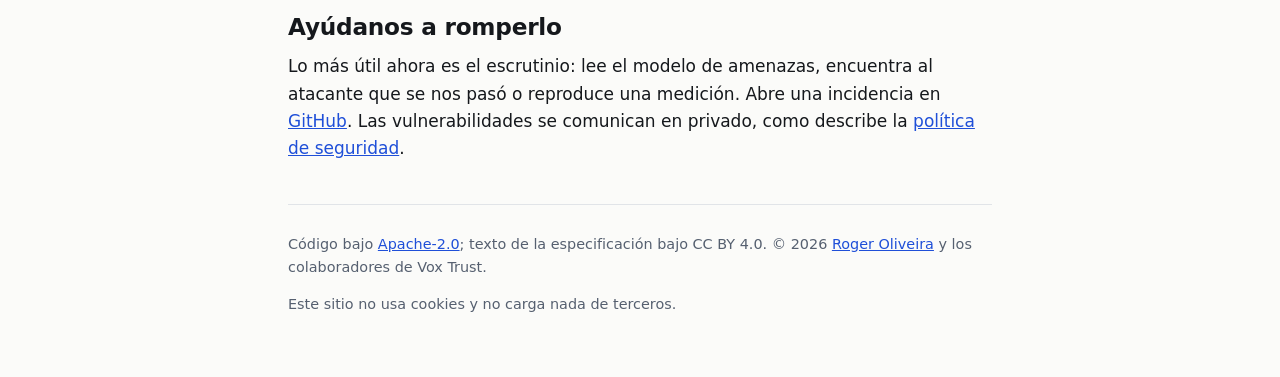
<file: es/index.html>
<!doctype html>
<html lang="es">
<head>
<meta charset="utf-8">
<meta name="viewport" content="width=device-width, initial-scale=1">
<title>Vox Trust: prueba la voz real, no cazes falsas</title>
<meta name="description" content="Protocolo abierto, con implementación de referencia en Rust, que sella la voz humana en origen para que cualquiera pueda verificarla. v0.6.0, sin auditar.">
<meta name="robots" content="index,follow,max-snippet:-1,max-image-preview:large">
<meta name="color-scheme" content="light dark">
<meta name="theme-color" content="#fbfbf9" media="(prefers-color-scheme: light)">
<meta name="theme-color" content="#0e1013" media="(prefers-color-scheme: dark)">
<link rel="icon" href="/favicon.svg" type="image/svg+xml" sizes="any">
<link rel="icon" href="/favicon.ico" sizes="32x32">
<link rel="apple-touch-icon" href="/apple-touch-icon.png">
<link rel="canonical" href="https://vox-trust.github.io/es/">
<link rel="alternate" hreflang="en" href="https://vox-trust.github.io/">
<link rel="alternate" hreflang="pt-BR" href="https://vox-trust.github.io/pt/">
<link rel="alternate" hreflang="es" href="https://vox-trust.github.io/es/">
<link rel="alternate" hreflang="zh-Hans" href="https://vox-trust.github.io/zh/">
<link rel="alternate" hreflang="ar" href="https://vox-trust.github.io/ar/">
<link rel="alternate" hreflang="x-default" href="https://vox-trust.github.io/">
<meta property="og:type" content="website">
<meta property="og:site_name" content="Vox Trust">
<meta property="og:title" content="Vox Trust: prueba la voz real, no cazes falsas">
<meta property="og:description" content="Un protocolo abierto que sella la voz humana en origen para que cualquiera pueda verificarla. v0.6.0, sin auditar.">
<meta property="og:url" content="https://vox-trust.github.io/es/">
<meta property="og:locale" content="es_ES">
<meta property="og:locale:alternate" content="en_US">
<meta property="og:locale:alternate" content="pt_BR">
<meta property="og:locale:alternate" content="zh_CN">
<meta property="og:locale:alternate" content="ar_AR">
<meta property="og:image" content="https://vox-trust.github.io/og.png">
<meta property="og:image:width" content="1200">
<meta property="og:image:height" content="630">
<meta property="og:image:alt" content="Logotipo de Vox Trust y la frase: No detectes voces falsas. Prueba las reales.">
<meta name="twitter:card" content="summary_large_image">
<meta name="twitter:title" content="Vox Trust: prueba la voz real, no cazes falsas">
<meta name="twitter:description" content="Un protocolo abierto que sella la voz humana en origen para que cualquiera pueda verificarla. v0.6.0, sin auditar.">
<meta name="twitter:image" content="https://vox-trust.github.io/og.png">
<meta name="twitter:image:alt" content="Logotipo de Vox Trust y la frase: No detectes voces falsas. Prueba las reales.">
<script type="application/ld+json">
{
 "@context": "https://schema.org",
 "@graph": [
  {
   "@type": "WebSite",
   "@id": "https://vox-trust.github.io/#site",
   "name": "Vox Trust",
   "url": "https://vox-trust.github.io/",
   "publisher": {
    "@type": "Person",
    "name": "Roger Oliveira",
    "url": "https://www.linkedin.com/in/rogeroliveira/"
   }
  },
  {
   "@type": "WebPage",
   "@id": "https://vox-trust.github.io/es/#page",
   "url": "https://vox-trust.github.io/es/",
   "name": "Vox Trust: prueba la voz real, no cazes falsas",
   "description": "Protocolo abierto, con implementación de referencia en Rust, que sella la voz humana en origen para que cualquiera pueda verificarla. v0.6.0, sin auditar.",
   "inLanguage": "es",
   "isPartOf": {
    "@id": "https://vox-trust.github.io/#site"
   },
   "about": {
    "@id": "https://vox-trust.github.io/#code"
   },
   "primaryImageOfPage": {
    "@type": "ImageObject",
    "url": "https://vox-trust.github.io/og.png",
    "width": 1200,
    "height": 630
   }
  },
  {
   "@type": "SoftwareSourceCode",
   "@id": "https://vox-trust.github.io/#code",
   "name": "Vox Trust",
   "url": "https://vox-trust.github.io/",
   "codeRepository": "https://github.com/vox-trust/vox-trust",
   "programmingLanguage": "Rust",
   "license": "https://www.apache.org/licenses/LICENSE-2.0",
   "version": "0.6.0",
   "author": {
    "@type": "Person",
    "name": "Roger Oliveira",
    "url": "https://www.linkedin.com/in/rogeroliveira/"
   }
  }
 ]
}
</script>
<style>
:root{
  --bg:#fbfbf9;--fg:#15181c;--muted:#566070;--card:#ffffff;--border:#e1e4e8;
  --accent:#1f4fd8;--accent-fg:#ffffff;--control-border:#7d8794;--code:#f0f1f3;
  --ok:#0f6b45;--ok-bg:#e4f3ec;--warn:#855400;--warn-bg:#fcf0d4;--bad:#a0222a;--bad-bg:#fae6e7;--neutral-bg:#eceef1;
}
@media (prefers-color-scheme:dark){:root{
  --bg:#0e1013;--fg:#e8eaed;--muted:#a3abb6;--card:#151921;--border:#272d38;
  --accent:#86a9ff;--accent-fg:#0b1020;--control-border:#6b7584;--code:#1b2029;
  --ok:#62d6a3;--ok-bg:#112419;--warn:#f1c35c;--warn-bg:#2a2410;--bad:#ff8c91;--bad-bg:#2c1416;--neutral-bg:#1c212a;
}}
*{box-sizing:border-box}
html{-webkit-text-size-adjust:100%}
body{margin:0;background:var(--bg);color:var(--fg);font:17px/1.6 system-ui,-apple-system,"Segoe UI",Roboto,Helvetica,Arial,sans-serif}
body:lang(zh-Hans){font-family:system-ui,-apple-system,"PingFang SC","Hiragino Sans GB","Microsoft YaHei","Noto Sans CJK SC","Noto Sans SC","WenQuanYi Micro Hei",sans-serif;line-height:1.75}
body:lang(ar){font-family:system-ui,-apple-system,"Segoe UI","Noto Sans Arabic","Geeza Pro","Dubai",Tahoma,Arial,sans-serif;line-height:1.85}
a{color:var(--accent)}
a:focus-visible,.btn:focus-visible{outline:3px solid var(--accent);outline-offset:3px;border-radius:4px}
.skip{position:absolute;inset-inline-start:12px;top:-60px;background:var(--accent);color:var(--accent-fg);padding:8px 14px;border-radius:8px;z-index:10;text-decoration:none;font-weight:600}
.skip:focus{top:12px}
.wrap{max-width:46rem;margin:0 auto;padding:0 16px}
header.top{display:flex;justify-content:space-between;align-items:center;gap:8px 16px;padding:18px 0 6px;font-size:.95rem;flex-wrap:wrap}
header.top .brand{font-weight:700;letter-spacing:.01em;color:var(--fg);text-decoration:none}
header.top nav{display:flex;gap:0 8px;flex-wrap:wrap}
header.top a,.langs a{display:inline-block;min-height:24px;line-height:24px;padding:4px 6px}
.langs{padding:0 0 4px;font-size:.9rem}
.langs ul{list-style:none;margin:0;padding:0;display:flex;gap:0 8px;flex-wrap:wrap}
.langs li{margin:0}
.langs a[aria-current]{color:var(--fg);font-weight:700;text-decoration:none;border-bottom:2px solid var(--accent)}
.hero{padding:32px 0 24px}
.chip{display:inline-block;font-size:.82rem;padding:4px 10px;border:1px solid var(--border);border-radius:999px;color:var(--muted);background:var(--card)}
h1{font-size:clamp(2.2rem,7vw,3.4rem);line-height:1.08;margin:18px 0 8px;letter-spacing:-.02em}
.tag{font-size:clamp(1.25rem,4vw,1.6rem);line-height:1.3;margin:0 0 16px;font-weight:600}
.lead{color:var(--muted);margin:0 0 24px;max-width:38rem}
.actions{display:flex;gap:12px;flex-wrap:wrap}
.btn{display:inline-block;padding:11px 18px;border-radius:8px;text-decoration:none;font-weight:600;border:1px solid var(--control-border);color:var(--fg);background:var(--card)}
.btn.primary{background:var(--accent);color:var(--accent-fg);border-color:var(--accent)}
section{padding:28px 0;border-top:1px solid var(--border)}
h2{font-size:1.45rem;line-height:1.25;margin:0 0 12px;letter-spacing:-.01em}
p{margin:0 0 14px}
ol,ul{margin:0 0 14px;padding-inline-start:1.3rem}
li{margin-bottom:8px}
.cards{display:grid;gap:12px;grid-template-columns:repeat(2,1fr);margin:16px 0}
@media (max-width:520px){.cards{grid-template-columns:1fr}}
.card{border-radius:10px;padding:16px;border:1px solid var(--border);background:var(--card)}
.card h3{margin:0 0 6px;font-size:1.05rem}
.card p{margin:0;font-size:.95rem}
.card{border-inline-start:4px solid var(--muted)}
.card.ok{background:var(--ok-bg);border-inline-start-color:var(--ok)}
.card.neutral{background:var(--neutral-bg);border-inline-start-color:var(--muted)}
.card.warn{background:var(--warn-bg);border-inline-start-color:var(--warn)}
.card.bad{background:var(--bad-bg);border-inline-start-color:var(--bad)}
.dev{overflow-x:auto;margin:16px 0;padding:14px 16px;border:1px solid var(--border);border-radius:10px;background:var(--card);font:14px/1.55 ui-monospace,SFMono-Regular,Menlo,Consolas,monospace;direction:ltr;text-align:left}
.dev code{background:none;padding:0;font:inherit}
.note{font-size:.88rem;color:var(--muted)}
code{background:var(--code);padding:1px 6px;border-radius:5px;font-size:.92em}
footer{padding:28px 0 48px;border-top:1px solid var(--border);color:var(--muted);font-size:.9rem}
[dir=rtl] .hero,[dir=rtl] .lead{text-align:start}
.cmp-wrap{overflow-x:auto;margin:16px 0;border:1px solid var(--border);border-radius:10px;background:var(--card)}
.cmp{border-collapse:collapse;width:100%;min-width:640px;font-size:.88rem}
.cmp th,.cmp td{padding:9px 10px;border-bottom:1px solid var(--border);text-align:center;vertical-align:middle}
.cmp thead th{font-size:.8rem;color:var(--muted);font-weight:600}
.cmp th[scope=row]{text-align:start;font-weight:500}
.cmp tr:last-child th,.cmp tr:last-child td{border-bottom:0}
.cmp .us{background:var(--ok-bg)}
.cmp thead .us{color:var(--fg)}
.cmp .y,.cmp .n,.cmp .p{display:block;font-weight:600;font-size:.82rem}
.cmp .y{color:var(--ok)}.cmp .n{color:var(--bad)}.cmp .p{color:var(--warn)}
.cmp small{display:block;color:var(--muted);font-weight:400;font-size:.75rem}
.big{font-size:1.15rem;font-weight:600;margin:0 0 10px}
</style>
</head>
<body>
<a class="skip" href="#main">Saltar al contenido</a>
<div class="wrap">
  <header class="top">
    <a class="brand" href="/es/">Vox Trust</a>
    <nav aria-label="Principal">
      <a href="#developers">Para desarrolladores</a>
      <a href="https://github.com/vox-trust/vox-trust">GitHub</a>
      <a href="https://github.com/vox-trust/vox-trust/blob/main/spec/SPEC.md">Especificación</a>
    </nav>
  </header>
  <nav class="langs" aria-label="Idioma">
    <ul>
        <li><a href="/" hreflang="en" lang="en">English</a></li>
        <li><a href="/pt/" hreflang="pt-BR" lang="pt-BR">Português</a></li>
        <li><a href="/es/" hreflang="es" lang="es" aria-current="page">Español</a></li>
        <li><a href="/zh/" hreflang="zh-Hans" lang="zh-Hans">简体中文</a></li>
        <li><a href="/ar/" hreflang="ar" lang="ar">العربية</a></li>
    </ul>
  </nav>

  <main id="main">
    <div class="hero">
      <span class="chip">v0.6.0 · el modo archivo funciona · sin auditar</span>
      <h1>Vox Trust</h1>
      <p class="tag">No detectes voces falsas. Prueba las reales.</p>
      <p class="lead">Un protocolo abierto, con implementación de referencia en Rust, que sella la voz humana en origen para que cualquiera pueda verificarla después.</p>
      <div class="actions">
        <a class="btn primary" href="/demo/?lang=es">Probar la demo en vivo</a>
        <a class="btn" href="https://github.com/vox-trust/vox-trust/blob/main/spec/SPEC.md">Leer la especificación (v0.2)</a>
        <a class="btn" href="https://github.com/vox-trust/vox-trust">Ver en GitHub</a>
      </div>
    </div>

    <section aria-labelledby="problem">
      <h2 id="problem">El problema</h2>
      <p>Clonar una voz hoy requiere solo unos segundos de audio. Nuestros oídos ya no distinguen una voz real de una clonada, y los detectores persiguen un blanco móvil: cuando mejora la detección, también mejora la generación.</p>
    </section>

    <section aria-labelledby="idea">
      <h2 id="idea">Atestiguar lo real, en lugar de adivinar lo falso</h2>
      <p>En lugar de preguntar "¿esta voz es falsa?", Vox Trust pregunta "¿se selló una voz real?"</p>
      <ol>
        <li><strong>Sellar.</strong> El dispositivo de quien habla añade al audio un sello firmado, en origen.</li>
        <li><strong>Transportar.</strong> El sello puede viajar en una marca de agua de audio intercambiable, para sobrevivir a la recodificación. Un primer portador, experimental, está construido y <a href='https://github.com/vox-trust/vox-trust/blob/main/bench/results/2026-10-02-stdm-2/README.md'>medido en público</a>: sobrevive a MP3, AAC y Opus, pero no a los códecs de llamadas telefónicas ni al ruido.</li>
        <li><strong>Verificar.</strong> Cualquiera que use el protocolo comprueba qué clave selló el audio, cuándo y qué segundos fueron alterados.</li>
        <li><strong>Decidir.</strong> Una política de confianza local convierte el resultado en uno de cuatro veredictos.</li>
      </ol>
    </section>

    <section aria-labelledby="outcomes">
      <h2 id="outcomes">Cuatro veredictos</h2>
      <div class="cards">
        <div class="card ok">
          <h3>Verificado</h3>
          <p>Un sello válido de una clave en la que confías.</p>
        </div>
        <div class="card neutral">
          <h3>Sin sello</h3>
          <p>Sin sello, de alguien que nunca usó el protocolo. Neutro, no "falso".</p>
        </div>
        <div class="card warn">
          <h3>Aviso</h3>
          <p>Sin sello, de un contacto que suele sellar. Ten cuidado y pídele que lo envíe de nuevo.</p>
        </div>
        <div class="card bad">
          <h3>Alerta</h3>
          <p>Un sello roto, un sello de otra clave distinta a la que tienes para ese contacto, o ninguno de un contacto que siempre sella, en modo estricto.</p>
        </div>
      </div>
      <p class="note">Ilustración de los veredictos de la política. La <a href="/demo/?lang=es">demo en vivo</a> ejecuta el núcleo real en Rust en tu navegador; no se sube nada.</p>
    </section>

    <section aria-labelledby="compare">
      <h2 id="compare">Cómo se compara</h2>
      <p class="big">Los demás marcan la voz falsa. Vox Trust sella la verdadera.</p>
      <p>Google, Meta, Microsoft y Resemble marcan el audio que generan sus propias IA. Los detectores de deepfakes estiman si una voz es sintética. Vox Trust permite que quien habla selle su propia voz, y cualquiera lo comprueba con criptografía común.</p>
      <div class="cmp-wrap"><table class="cmp"><thead><tr><th scope="col"></th><th scope="col" class="us">Vox Trust</th><th scope="col">Google SynthID</th><th scope="col">Meta AudioSeal</th><th scope="col">Detectores de deepfakes</th><th scope="col">C2PA</th></tr></thead><tbody><tr><th scope="row">Avala una grabación humana real</th><td class="us"><span class="y">Sí</span></td><td><span class="n">No</span><small>marca salida de IA</small></td><td><span class="n">No</span><small>marca salida de IA</small></td><td><span class="p">Estima</span></td><td><span class="p">Si la app firma</span></td></tr><tr><th scope="row">Prueba ligada a la clave del propio hablante</th><td class="us"><span class="y">Sí</span></td><td><span class="n">No</span></td><td><span class="n">No</span></td><td><span class="n">No</span></td><td><span class="y">Sí</span></td></tr><tr><th scope="row">Señala los segundos alterados</th><td class="us"><span class="y">Sí</span></td><td><span class="n">No</span></td><td><span class="p">En parte</span></td><td><span class="n">No</span></td><td><span class="n">No</span><small>archivo completo</small></td></tr><tr><th scope="row">Cualquiera verifica, sin conexión</th><td class="us"><span class="y">Sí</span><small>en el navegador</small></td><td><span class="n">No</span><small>detector de Google</small></td><td><span class="y">Sí</span></td><td><span class="n">No</span></td><td><span class="y">Sí</span></td></tr><tr><th scope="row">Especificación y código abiertos</th><td class="us"><span class="y">Sí</span></td><td><span class="n">No</span><small>para audio</small></td><td><span class="y">Código</span></td><td><span class="n">No</span></td><td><span class="y">Especificación</span></td></tr><tr><th scope="row">Sobrevive a MP3, AAC, Opus</th><td class="us"><span class="p">Experimental</span><small>100 % medido</small></td><td><span class="y">Declarado</span></td><td><span class="y">Medido</span></td><td><span class="p">n/a</span></td><td><span class="n">No</span><small>metadatos eliminados</small></td></tr><tr><th scope="row">Sobrevive a llamadas</th><td class="us"><span class="n">Aún no</span><small>11 %</small></td><td><span class="p">No publicado</span></td><td><span class="n">No</span><small>0 % medido</small></td><td><span class="y">Sí</span></td><td><span class="n">No</span></td></tr><tr><th scope="row">Coste de verificar</th><td class="us"><span class="y">Milisegundos</span><small>sin modelo de IA</small></td><td><span class="p">Nube</span></td><td><span class="p">Red neuronal</span></td><td><span class="p">Nube</span></td><td><span class="y">Milisegundos</span></td></tr></tbody></table></div>
      <p class="note">"Medido" significa ejecutado en nuestro benchmark público, con el mismo corpus y los mismos códecs; "declarado" es la cifra publicada por el proveedor. Detectores de deepfakes: por ejemplo Pindrop Pulse. La fuente de cada celda está en las <a href="https://github.com/vox-trust/vox-trust/blob/main/docs/COMPARISON.md">notas de la comparación</a> (en inglés).</p>
      <p class="more"><a href="/compare/">Comparación completa (en inglés) →</a></p>
    </section>

    <section aria-labelledby="developers">
      <h2 id="developers">Intégralo en tu app</h2>
      <p>Vox Trust es un protocolo abierto pensado para vivir dentro de las apps que la gente ya usa: mensajería, buzón de voz, herramientas de pódcast y de redacción, plataformas de atención. Sella al enviar, verifica al recibir. Un núcleo WebAssembly de 93 KB sin dependencias, en el navegador o en Node, o un crate de Rust.</p>
      <pre class="dev" dir="ltr" translate="no"><code>npm install vox-trust
cargo add vox-trust-core

import { load } from &quot;vox-trust&quot;;
const vt = await load();
const sealed = vt.seal(wav, {
  mode: &quot;public&quot;, key: seed, createdUnix, chunkFrames: 16000,
});
const report = vt.verify(sealed, { pinnedPublicKey });
vt.decide(report.check, contact); // &quot;verified&quot; | &quot;unsealed&quot; | &quot;warning&quot; | &quot;alert&quot;</code></pre>
      <p>La <a href="https://github.com/vox-trust/vox-trust/blob/main/docs/INTEGRATION.md">guía de integración</a> (en inglés) lleva unos 10 minutos, con <a href="https://github.com/vox-trust/vox-trust/tree/main/examples">ejemplos</a> para Node, el navegador y Rust. Apache-2.0, sin servicio que llamar, sin cuenta.</p>
      <p>También: <code>pip install vox-trust</code> (Python), bibliotecas para Android e iOS adjuntas a cada <a href="https://github.com/vox-trust/vox-trust/releases">release</a>, una <a href="https://github.com/vox-trust/vox-trust/tree/main/extension">extensión de navegador</a> para Chrome, Firefox y Safari, y un <a href="https://github.com/vox-trust/vox-trust/tree/main/mcp">servidor MCP</a> para que asistentes de IA verifiquen grabaciones.</p>
    </section>

    <section aria-labelledby="not">
      <h2 id="not">Lo que no es</h2>
      <ul>
        <li><strong>No</strong> es detección de deepfakes ni biometría de voz.</li>
        <li><strong>No</strong> prueba que quien habla sea humano ni que sea quien dice ser. Prueba que <em>una clave</em> selló el audio. Una clave robada produce sellos válidos.</li>
        <li>"Sin sello" <strong>no</strong> significa "falso": la compresión y la supresión de ruido pueden borrar una marca de agua.</li>
        <li>No protege frente a quien controla el dispositivo del remitente.</li>
      </ul>
      <p>La lista completa de atacantes y límites está en el <a href="https://github.com/vox-trust/vox-trust/blob/main/spec/THREAT-MODEL.md">modelo de amenazas</a> (en inglés).</p>
    </section>

    <section aria-labelledby="status">
      <h2 id="status">Dónde estamos</h2>
      <ul>
        <li>Una especificación (versión 0.2: modo archivo como release candidate, partes dentro del audio experimentales) y un modelo de amenazas, abiertos a críticas.</li>
        <li>Una implementación de referencia en Rust con modo archivo (un manifiesto firmado por fragmento dentro de un WAV), política de confianza, herramienta de línea de comandos y compilación a WebAssembly. Los vectores de prueba están publicados y los contrasta una segunda implementación en Python, escrita por el mismo autor.</li>
        <li>Una <a href="/demo/?lang=es">demo en vivo</a> que verifica de verdad. Los archivos sellados solo sobreviven a copias idénticas bit a bit; los veredictos salen solo del modo archivo.</li>
        <li><strong>Sin auditar.</strong> Todavía no hay revisión independiente. No lo uses para proteger a nadie.</li>
        <li><strong>Medido:</strong> la marca de agua experimental (stdm-2) conserva el sello en MP3, AAC, Opus 24 y 32 kbit/s y G.722 (100 %), en MP3 reenviado como Opus (98 %) y con un cambio de velocidad del 1 % (84 %), sin falsas alarmas, pero todavía falla en llamadas (AMR-WB), con ruido fuerte y con eco. Un sello dentro del audio puede copiarse a otro audio, así que todavía no da veredictos. <a href='https://github.com/vox-trust/vox-trust/blob/main/bench/results/2026-10-02-stdm-2/README.md'>Resultados completos</a> (en inglés).</li>
      </ul>
      <p>Consulta la <a href="https://github.com/vox-trust/vox-trust/blob/main/docs/ROADMAP.md">hoja de ruta</a> (en inglés).</p>
    </section>

    <section aria-labelledby="prior">
      <h2 id="prior">Construido sobre trabajo existente y junto a él</h2>
      <p>Vox Trust pretende complementar estas iniciativas, no sustituirlas:</p>
      <ul>
        <li>Las credenciales de contenido <a href="https://spec.c2pa.org/">C2PA</a>, que ya usan marcas de agua como "soft bindings".</li>
        <li>Marcas de agua de audio como <a href="https://github.com/facebookresearch/audioseal">AudioSeal</a> y <a href="https://github.com/wavmark/wavmark">WavMark</a>, que pueden servir de portadoras.</li>
        <li>La investigación sobre procedencia del habla con clave pública, como <a href="https://arxiv.org/abs/2602.10166">MerkleSpeech</a>.</li>
      </ul>
    </section>

    <section aria-labelledby="help">
      <h2 id="help">Ayúdanos a romperlo</h2>
      <p>Lo más útil ahora es el escrutinio: lee el modelo de amenazas, encuentra al atacante que se nos pasó o reproduce una medición. Abre una incidencia en <a href="https://github.com/vox-trust/vox-trust/issues">GitHub</a>. Las vulnerabilidades se comunican en privado, como describe la <a href="https://github.com/vox-trust/vox-trust/blob/main/SECURITY.md">política de seguridad</a>.</p>
    </section>
  </main>

  <footer>
    <p>Código bajo <a href="https://github.com/vox-trust/vox-trust/blob/main/LICENSE">Apache-2.0</a>; texto de la especificación bajo CC BY 4.0. © 2026 <a href="https://www.linkedin.com/in/rogeroliveira/" rel="me">Roger Oliveira</a> y los colaboradores de Vox Trust.</p>
    <p>Este sitio no usa cookies y no carga nada de terceros.</p>
  </footer>
</div>
</body>
</html>
</file>
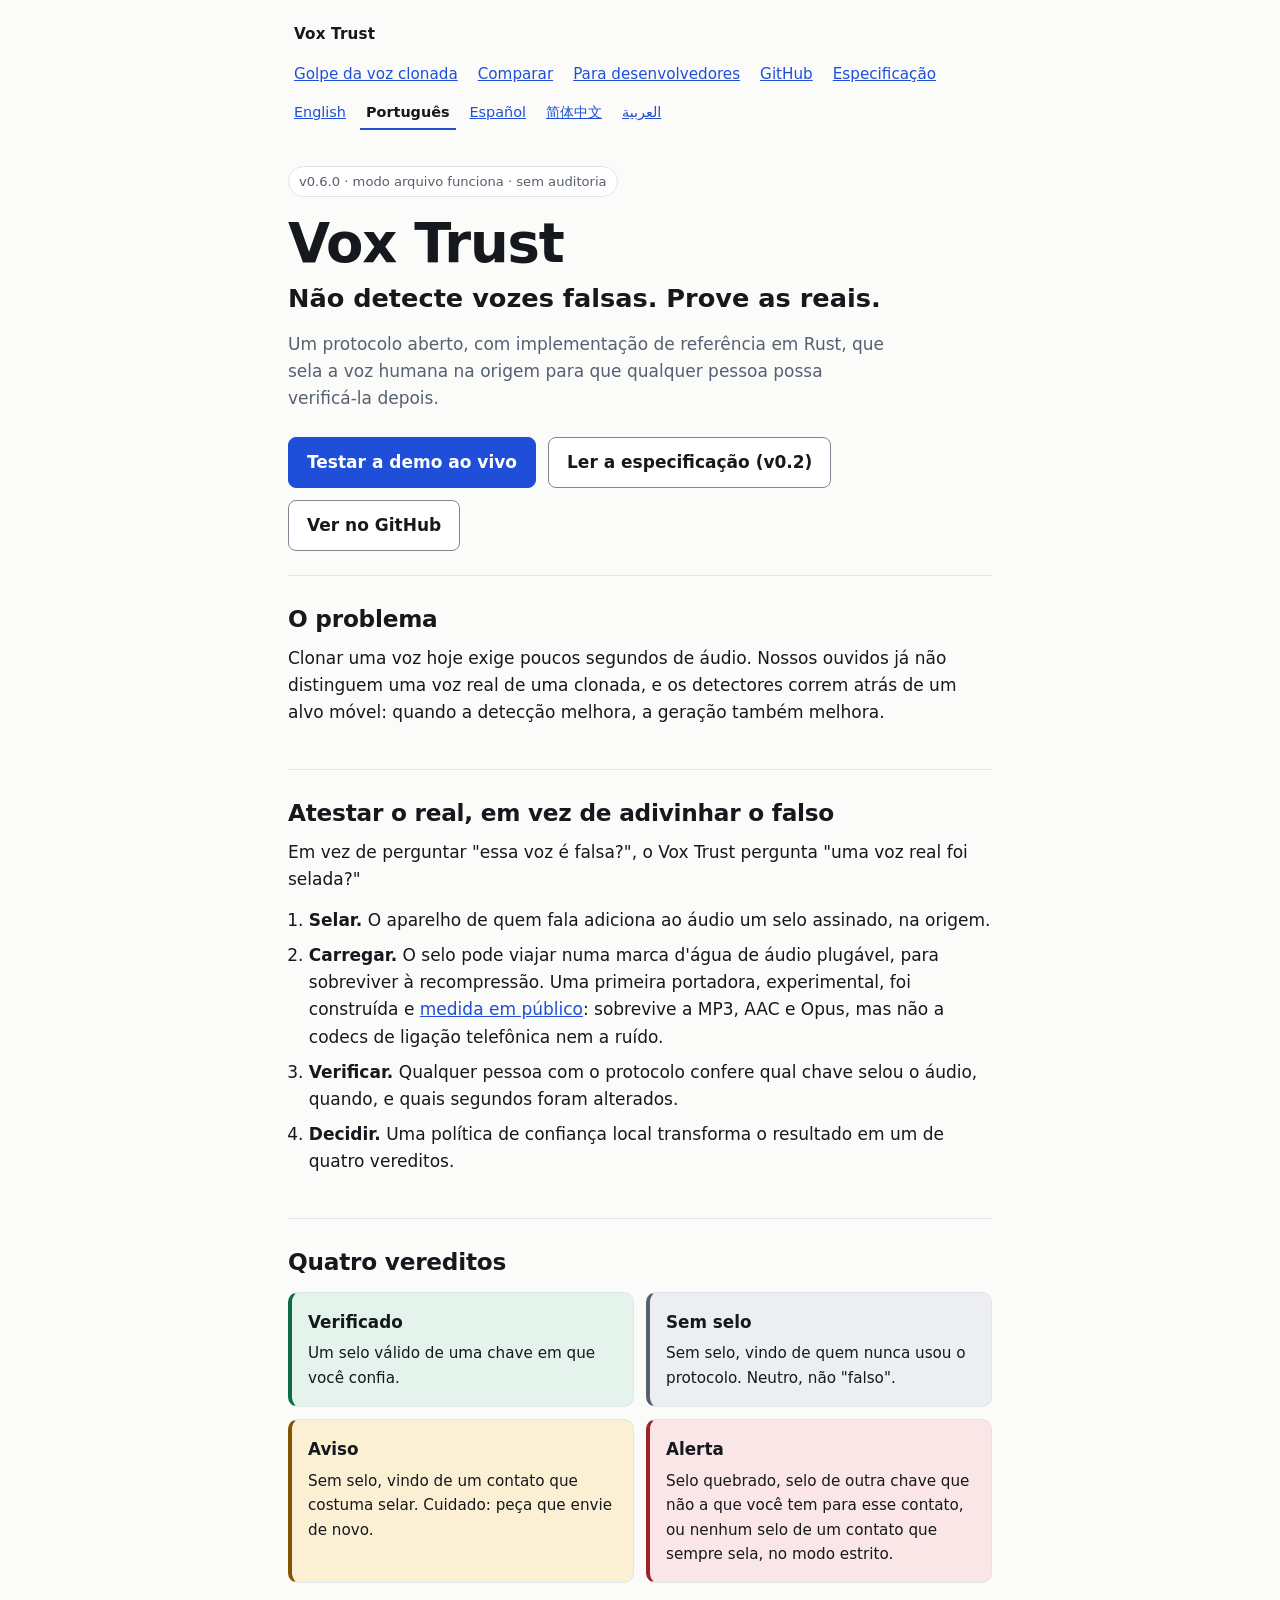
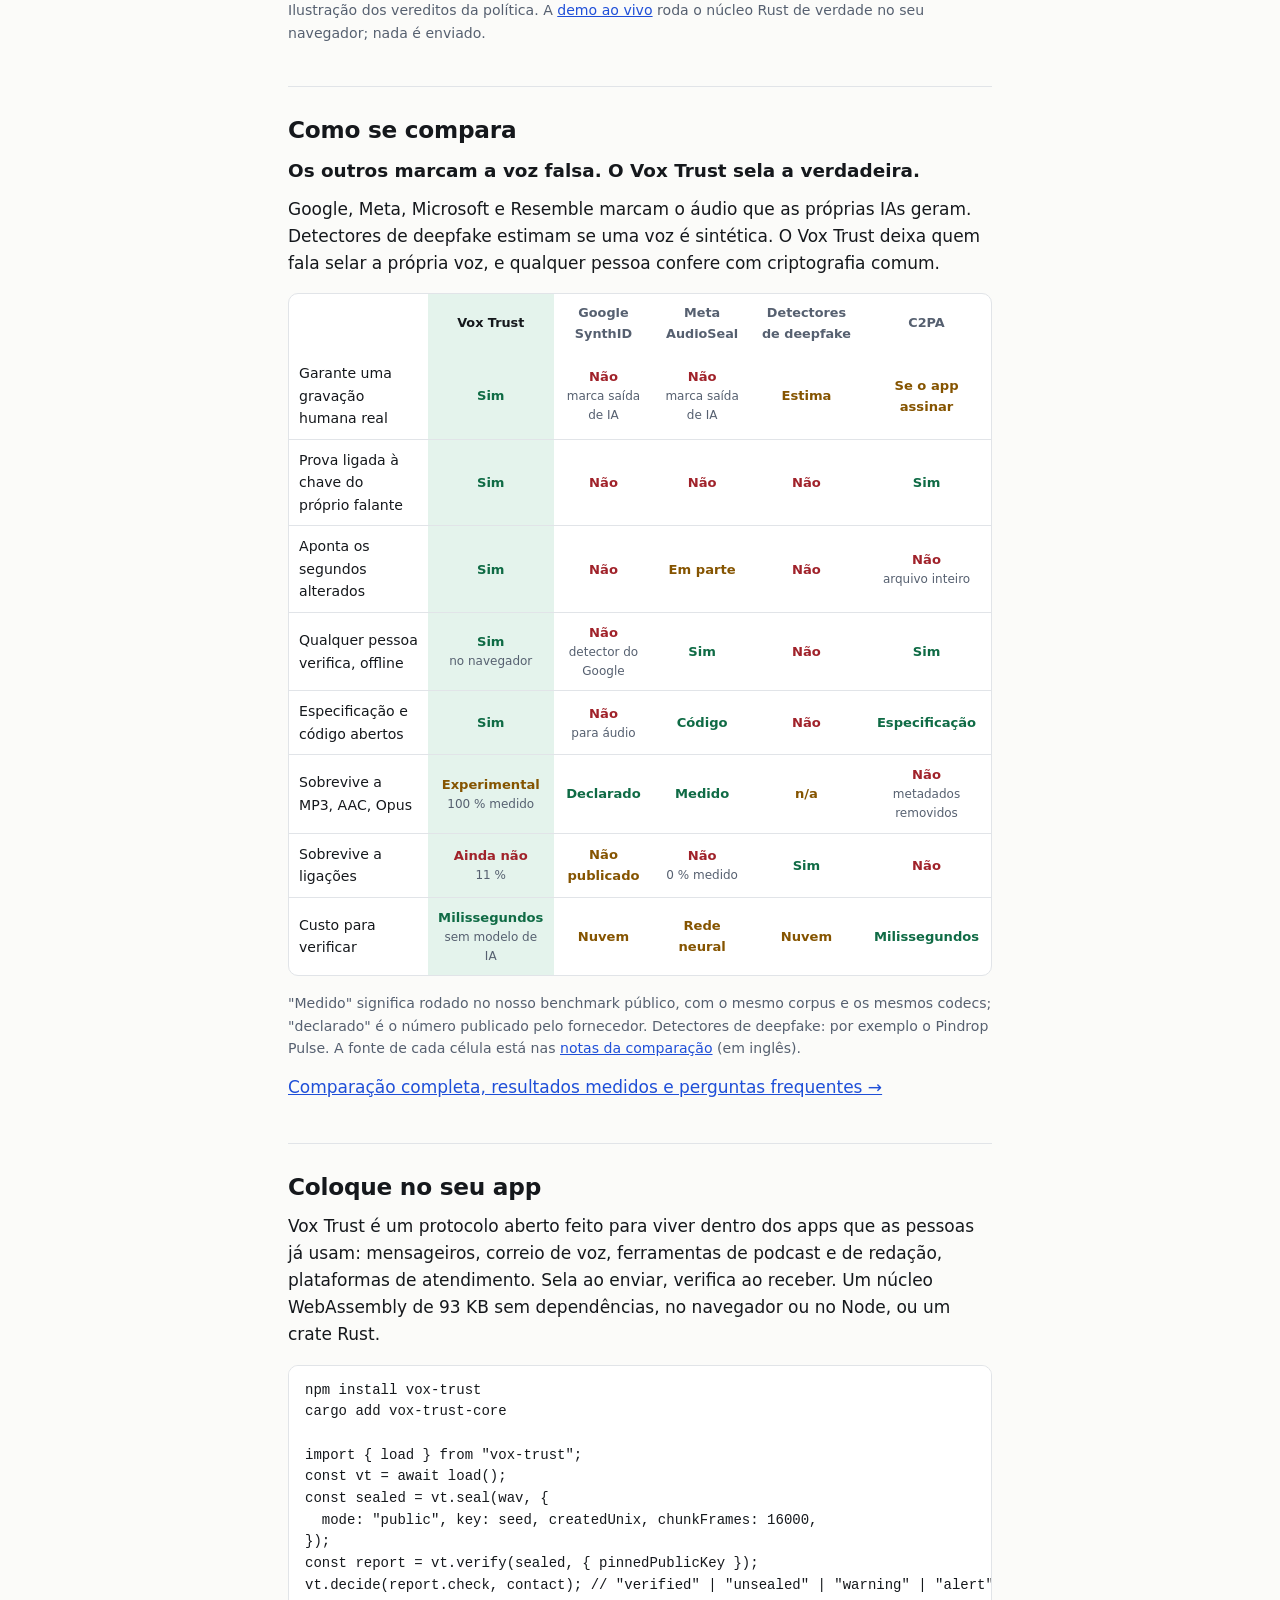
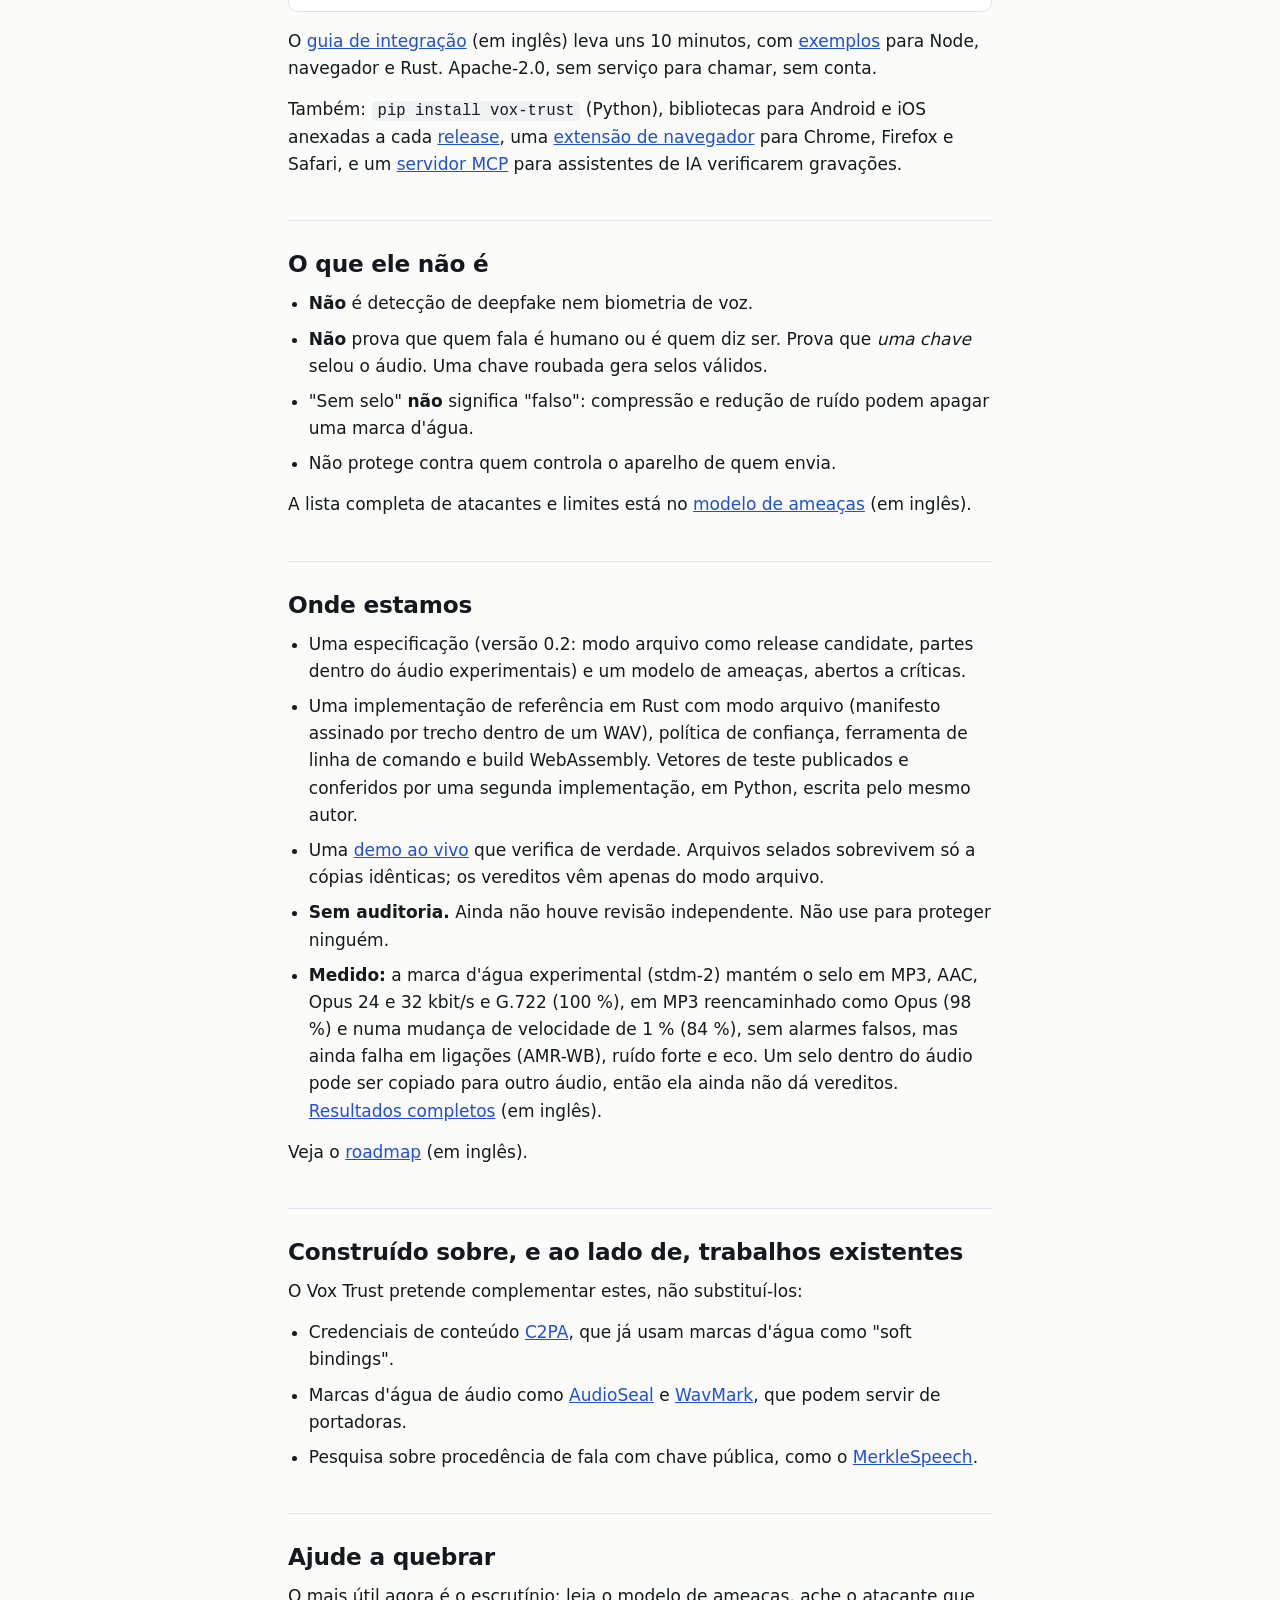
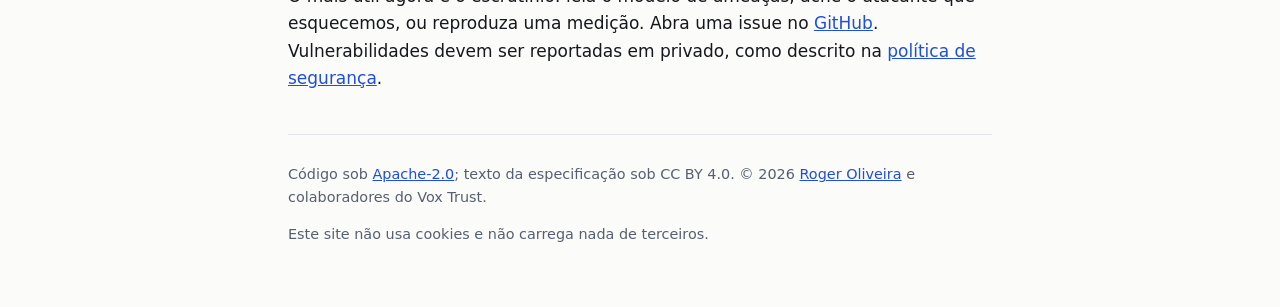
<file: pt/index.html>
<!doctype html>
<html lang="pt-BR">
<head>
<meta charset="utf-8">
<meta name="viewport" content="width=device-width, initial-scale=1">
<title>Vox Trust: prove a voz real, não cace vozes falsas</title>
<meta name="description" content="Protocolo aberto, com implementação de referência em Rust, que sela a voz humana na origem para que qualquer pessoa a verifique. v0.6.0, sem auditoria.">
<meta name="robots" content="index,follow,max-snippet:-1,max-image-preview:large">
<meta name="color-scheme" content="light dark">
<meta name="theme-color" content="#fbfbf9" media="(prefers-color-scheme: light)">
<meta name="theme-color" content="#0e1013" media="(prefers-color-scheme: dark)">
<link rel="icon" href="/favicon.svg" type="image/svg+xml" sizes="any">
<link rel="icon" href="/favicon.ico" sizes="32x32">
<link rel="apple-touch-icon" href="/apple-touch-icon.png">
<link rel="canonical" href="https://vox-trust.github.io/pt/">
<link rel="alternate" hreflang="en" href="https://vox-trust.github.io/">
<link rel="alternate" hreflang="pt-BR" href="https://vox-trust.github.io/pt/">
<link rel="alternate" hreflang="es" href="https://vox-trust.github.io/es/">
<link rel="alternate" hreflang="zh-Hans" href="https://vox-trust.github.io/zh/">
<link rel="alternate" hreflang="ar" href="https://vox-trust.github.io/ar/">
<link rel="alternate" hreflang="x-default" href="https://vox-trust.github.io/">
<meta property="og:type" content="website">
<meta property="og:site_name" content="Vox Trust">
<meta property="og:title" content="Vox Trust: prove a voz real, não cace vozes falsas">
<meta property="og:description" content="Um protocolo aberto que sela a voz humana na origem para que qualquer pessoa possa verificá-la. v0.6.0, sem auditoria.">
<meta property="og:url" content="https://vox-trust.github.io/pt/">
<meta property="og:locale" content="pt_BR">
<meta property="og:locale:alternate" content="en_US">
<meta property="og:locale:alternate" content="es_ES">
<meta property="og:locale:alternate" content="zh_CN">
<meta property="og:locale:alternate" content="ar_AR">
<meta property="og:image" content="https://vox-trust.github.io/og.png">
<meta property="og:image:width" content="1200">
<meta property="og:image:height" content="630">
<meta property="og:image:alt" content="Logotipo do Vox Trust e a frase: Não detecte vozes falsas. Prove as reais.">
<meta name="twitter:card" content="summary_large_image">
<meta name="twitter:title" content="Vox Trust: prove a voz real, não cace vozes falsas">
<meta name="twitter:description" content="Um protocolo aberto que sela a voz humana na origem para que qualquer pessoa possa verificá-la. v0.6.0, sem auditoria.">
<meta name="twitter:image" content="https://vox-trust.github.io/og.png">
<meta name="twitter:image:alt" content="Logotipo do Vox Trust e a frase: Não detecte vozes falsas. Prove as reais.">
<script type="application/ld+json">
{
 "@context": "https://schema.org",
 "@graph": [
  {
   "@type": "WebSite",
   "@id": "https://vox-trust.github.io/#site",
   "name": "Vox Trust",
   "url": "https://vox-trust.github.io/",
   "publisher": {
    "@type": "Person",
    "name": "Roger Oliveira",
    "url": "https://www.linkedin.com/in/rogeroliveira/"
   }
  },
  {
   "@type": "WebPage",
   "@id": "https://vox-trust.github.io/pt/#page",
   "url": "https://vox-trust.github.io/pt/",
   "name": "Vox Trust: prove a voz real, não cace vozes falsas",
   "description": "Protocolo aberto, com implementação de referência em Rust, que sela a voz humana na origem para que qualquer pessoa a verifique. v0.6.0, sem auditoria.",
   "inLanguage": "pt-BR",
   "isPartOf": {
    "@id": "https://vox-trust.github.io/#site"
   },
   "about": {
    "@id": "https://vox-trust.github.io/#code"
   },
   "primaryImageOfPage": {
    "@type": "ImageObject",
    "url": "https://vox-trust.github.io/og.png",
    "width": 1200,
    "height": 630
   }
  },
  {
   "@type": "SoftwareSourceCode",
   "@id": "https://vox-trust.github.io/#code",
   "name": "Vox Trust",
   "url": "https://vox-trust.github.io/",
   "codeRepository": "https://github.com/vox-trust/vox-trust",
   "programmingLanguage": "Rust",
   "license": "https://www.apache.org/licenses/LICENSE-2.0",
   "version": "0.6.0",
   "author": {
    "@type": "Person",
    "name": "Roger Oliveira",
    "url": "https://www.linkedin.com/in/rogeroliveira/"
   }
  }
 ]
}
</script>
<style>
:root{
  --bg:#fbfbf9;--fg:#15181c;--muted:#566070;--card:#ffffff;--border:#e1e4e8;
  --accent:#1f4fd8;--accent-fg:#ffffff;--control-border:#7d8794;--code:#f0f1f3;
  --ok:#0f6b45;--ok-bg:#e4f3ec;--warn:#855400;--warn-bg:#fcf0d4;--bad:#a0222a;--bad-bg:#fae6e7;--neutral-bg:#eceef1;
}
@media (prefers-color-scheme:dark){:root{
  --bg:#0e1013;--fg:#e8eaed;--muted:#a3abb6;--card:#151921;--border:#272d38;
  --accent:#86a9ff;--accent-fg:#0b1020;--control-border:#6b7584;--code:#1b2029;
  --ok:#62d6a3;--ok-bg:#112419;--warn:#f1c35c;--warn-bg:#2a2410;--bad:#ff8c91;--bad-bg:#2c1416;--neutral-bg:#1c212a;
}}
*{box-sizing:border-box}
html{-webkit-text-size-adjust:100%}
body{margin:0;background:var(--bg);color:var(--fg);font:17px/1.6 system-ui,-apple-system,"Segoe UI",Roboto,Helvetica,Arial,sans-serif}
body:lang(zh-Hans){font-family:system-ui,-apple-system,"PingFang SC","Hiragino Sans GB","Microsoft YaHei","Noto Sans CJK SC","Noto Sans SC","WenQuanYi Micro Hei",sans-serif;line-height:1.75}
body:lang(ar){font-family:system-ui,-apple-system,"Segoe UI","Noto Sans Arabic","Geeza Pro","Dubai",Tahoma,Arial,sans-serif;line-height:1.85}
a{color:var(--accent)}
a:focus-visible,.btn:focus-visible{outline:3px solid var(--accent);outline-offset:3px;border-radius:4px}
.skip{position:absolute;inset-inline-start:12px;top:-60px;background:var(--accent);color:var(--accent-fg);padding:8px 14px;border-radius:8px;z-index:10;text-decoration:none;font-weight:600}
.skip:focus{top:12px}
.wrap{max-width:46rem;margin:0 auto;padding:0 16px}
header.top{display:flex;justify-content:space-between;align-items:center;gap:8px 16px;padding:18px 0 6px;font-size:.95rem;flex-wrap:wrap}
header.top .brand{font-weight:700;letter-spacing:.01em;color:var(--fg);text-decoration:none}
header.top nav{display:flex;gap:0 8px;flex-wrap:wrap}
header.top a,.langs a{display:inline-block;min-height:24px;line-height:24px;padding:4px 6px}
.langs{padding:0 0 4px;font-size:.9rem}
.langs ul{list-style:none;margin:0;padding:0;display:flex;gap:0 8px;flex-wrap:wrap}
.langs li{margin:0}
.langs a[aria-current]{color:var(--fg);font-weight:700;text-decoration:none;border-bottom:2px solid var(--accent)}
.hero{padding:32px 0 24px}
.chip{display:inline-block;font-size:.82rem;padding:4px 10px;border:1px solid var(--border);border-radius:999px;color:var(--muted);background:var(--card)}
h1{font-size:clamp(2.2rem,7vw,3.4rem);line-height:1.08;margin:18px 0 8px;letter-spacing:-.02em}
.tag{font-size:clamp(1.25rem,4vw,1.6rem);line-height:1.3;margin:0 0 16px;font-weight:600}
.lead{color:var(--muted);margin:0 0 24px;max-width:38rem}
.actions{display:flex;gap:12px;flex-wrap:wrap}
.btn{display:inline-block;padding:11px 18px;border-radius:8px;text-decoration:none;font-weight:600;border:1px solid var(--control-border);color:var(--fg);background:var(--card)}
.btn.primary{background:var(--accent);color:var(--accent-fg);border-color:var(--accent)}
section{padding:28px 0;border-top:1px solid var(--border)}
h2{font-size:1.45rem;line-height:1.25;margin:0 0 12px;letter-spacing:-.01em}
p{margin:0 0 14px}
ol,ul{margin:0 0 14px;padding-inline-start:1.3rem}
li{margin-bottom:8px}
.cards{display:grid;gap:12px;grid-template-columns:repeat(2,1fr);margin:16px 0}
@media (max-width:520px){.cards{grid-template-columns:1fr}}
.card{border-radius:10px;padding:16px;border:1px solid var(--border);background:var(--card)}
.card h3{margin:0 0 6px;font-size:1.05rem}
.card p{margin:0;font-size:.95rem}
.card{border-inline-start:4px solid var(--muted)}
.card.ok{background:var(--ok-bg);border-inline-start-color:var(--ok)}
.card.neutral{background:var(--neutral-bg);border-inline-start-color:var(--muted)}
.card.warn{background:var(--warn-bg);border-inline-start-color:var(--warn)}
.card.bad{background:var(--bad-bg);border-inline-start-color:var(--bad)}
.dev{overflow-x:auto;margin:16px 0;padding:14px 16px;border:1px solid var(--border);border-radius:10px;background:var(--card);font:14px/1.55 ui-monospace,SFMono-Regular,Menlo,Consolas,monospace;direction:ltr;text-align:left}
.dev code{background:none;padding:0;font:inherit}
.note{font-size:.88rem;color:var(--muted)}
code{background:var(--code);padding:1px 6px;border-radius:5px;font-size:.92em}
footer{padding:28px 0 48px;border-top:1px solid var(--border);color:var(--muted);font-size:.9rem}
[dir=rtl] .hero,[dir=rtl] .lead{text-align:start}
.cmp-wrap{overflow-x:auto;margin:16px 0;border:1px solid var(--border);border-radius:10px;background:var(--card)}
.cmp{border-collapse:collapse;width:100%;min-width:640px;font-size:.88rem}
.cmp th,.cmp td{padding:9px 10px;border-bottom:1px solid var(--border);text-align:center;vertical-align:middle}
.cmp thead th{font-size:.8rem;color:var(--muted);font-weight:600}
.cmp th[scope=row]{text-align:start;font-weight:500}
.cmp tr:last-child th,.cmp tr:last-child td{border-bottom:0}
.cmp .us{background:var(--ok-bg)}
.cmp thead .us{color:var(--fg)}
.cmp .y,.cmp .n,.cmp .p{display:block;font-weight:600;font-size:.82rem}
.cmp .y{color:var(--ok)}.cmp .n{color:var(--bad)}.cmp .p{color:var(--warn)}
.cmp small{display:block;color:var(--muted);font-weight:400;font-size:.75rem}
.big{font-size:1.15rem;font-weight:600;margin:0 0 10px}
</style>
</head>
<body>
<a class="skip" href="#main">Ir para o conteúdo</a>
<div class="wrap">
  <header class="top">
    <a class="brand" href="/pt/">Vox Trust</a>
    <nav aria-label="Principal">
      <a href="/pt/golpe-voz-clonada/">Golpe da voz clonada</a>
      <a href="/pt/comparar/">Comparar</a>
      <a href="#developers">Para desenvolvedores</a>
      <a href="https://github.com/vox-trust/vox-trust">GitHub</a>
      <a href="https://github.com/vox-trust/vox-trust/blob/main/spec/SPEC.md">Especificação</a>
    </nav>
  </header>
  <nav class="langs" aria-label="Idioma">
    <ul>
        <li><a href="/" hreflang="en" lang="en">English</a></li>
        <li><a href="/pt/" hreflang="pt-BR" lang="pt-BR" aria-current="page">Português</a></li>
        <li><a href="/es/" hreflang="es" lang="es">Español</a></li>
        <li><a href="/zh/" hreflang="zh-Hans" lang="zh-Hans">简体中文</a></li>
        <li><a href="/ar/" hreflang="ar" lang="ar">العربية</a></li>
    </ul>
  </nav>

  <main id="main">
    <div class="hero">
      <span class="chip">v0.6.0 · modo arquivo funciona · sem auditoria</span>
      <h1>Vox Trust</h1>
      <p class="tag">Não detecte vozes falsas. Prove as reais.</p>
      <p class="lead">Um protocolo aberto, com implementação de referência em Rust, que sela a voz humana na origem para que qualquer pessoa possa verificá-la depois.</p>
      <div class="actions">
        <a class="btn primary" href="/demo/?lang=pt-BR">Testar a demo ao vivo</a>
        <a class="btn" href="https://github.com/vox-trust/vox-trust/blob/main/spec/SPEC.md">Ler a especificação (v0.2)</a>
        <a class="btn" href="https://github.com/vox-trust/vox-trust">Ver no GitHub</a>
      </div>
    </div>

    <section aria-labelledby="problem">
      <h2 id="problem">O problema</h2>
      <p>Clonar uma voz hoje exige poucos segundos de áudio. Nossos ouvidos já não distinguem uma voz real de uma clonada, e os detectores correm atrás de um alvo móvel: quando a detecção melhora, a geração também melhora.</p>
    </section>

    <section aria-labelledby="idea">
      <h2 id="idea">Atestar o real, em vez de adivinhar o falso</h2>
      <p>Em vez de perguntar "essa voz é falsa?", o Vox Trust pergunta "uma voz real foi selada?"</p>
      <ol>
        <li><strong>Selar.</strong> O aparelho de quem fala adiciona ao áudio um selo assinado, na origem.</li>
        <li><strong>Carregar.</strong> O selo pode viajar numa marca d'água de áudio plugável, para sobreviver à recompressão. Uma primeira portadora, experimental, foi construída e <a href='https://github.com/vox-trust/vox-trust/blob/main/bench/results/2026-10-02-stdm-2/README.md'>medida em público</a>: sobrevive a MP3, AAC e Opus, mas não a codecs de ligação telefônica nem a ruído.</li>
        <li><strong>Verificar.</strong> Qualquer pessoa com o protocolo confere qual chave selou o áudio, quando, e quais segundos foram alterados.</li>
        <li><strong>Decidir.</strong> Uma política de confiança local transforma o resultado em um de quatro vereditos.</li>
      </ol>
    </section>

    <section aria-labelledby="outcomes">
      <h2 id="outcomes">Quatro vereditos</h2>
      <div class="cards">
        <div class="card ok">
          <h3>Verificado</h3>
          <p>Um selo válido de uma chave em que você confia.</p>
        </div>
        <div class="card neutral">
          <h3>Sem selo</h3>
          <p>Sem selo, vindo de quem nunca usou o protocolo. Neutro, não "falso".</p>
        </div>
        <div class="card warn">
          <h3>Aviso</h3>
          <p>Sem selo, vindo de um contato que costuma selar. Cuidado: peça que envie de novo.</p>
        </div>
        <div class="card bad">
          <h3>Alerta</h3>
          <p>Selo quebrado, selo de outra chave que não a que você tem para esse contato, ou nenhum selo de um contato que sempre sela, no modo estrito.</p>
        </div>
      </div>
      <p class="note">Ilustração dos vereditos da política. A <a href="/demo/?lang=pt-BR">demo ao vivo</a> roda o núcleo Rust de verdade no seu navegador; nada é enviado.</p>
    </section>

    <section aria-labelledby="compare">
      <h2 id="compare">Como se compara</h2>
      <p class="big">Os outros marcam a voz falsa. O Vox Trust sela a verdadeira.</p>
      <p>Google, Meta, Microsoft e Resemble marcam o áudio que as próprias IAs geram. Detectores de deepfake estimam se uma voz é sintética. O Vox Trust deixa quem fala selar a própria voz, e qualquer pessoa confere com criptografia comum.</p>
      <div class="cmp-wrap"><table class="cmp"><thead><tr><th scope="col"></th><th scope="col" class="us">Vox Trust</th><th scope="col">Google SynthID</th><th scope="col">Meta AudioSeal</th><th scope="col">Detectores de deepfake</th><th scope="col">C2PA</th></tr></thead><tbody><tr><th scope="row">Garante uma gravação humana real</th><td class="us"><span class="y">Sim</span></td><td><span class="n">Não</span><small>marca saída de IA</small></td><td><span class="n">Não</span><small>marca saída de IA</small></td><td><span class="p">Estima</span></td><td><span class="p">Se o app assinar</span></td></tr><tr><th scope="row">Prova ligada à chave do próprio falante</th><td class="us"><span class="y">Sim</span></td><td><span class="n">Não</span></td><td><span class="n">Não</span></td><td><span class="n">Não</span></td><td><span class="y">Sim</span></td></tr><tr><th scope="row">Aponta os segundos alterados</th><td class="us"><span class="y">Sim</span></td><td><span class="n">Não</span></td><td><span class="p">Em parte</span></td><td><span class="n">Não</span></td><td><span class="n">Não</span><small>arquivo inteiro</small></td></tr><tr><th scope="row">Qualquer pessoa verifica, offline</th><td class="us"><span class="y">Sim</span><small>no navegador</small></td><td><span class="n">Não</span><small>detector do Google</small></td><td><span class="y">Sim</span></td><td><span class="n">Não</span></td><td><span class="y">Sim</span></td></tr><tr><th scope="row">Especificação e código abertos</th><td class="us"><span class="y">Sim</span></td><td><span class="n">Não</span><small>para áudio</small></td><td><span class="y">Código</span></td><td><span class="n">Não</span></td><td><span class="y">Especificação</span></td></tr><tr><th scope="row">Sobrevive a MP3, AAC, Opus</th><td class="us"><span class="p">Experimental</span><small>100 % medido</small></td><td><span class="y">Declarado</span></td><td><span class="y">Medido</span></td><td><span class="p">n/a</span></td><td><span class="n">Não</span><small>metadados removidos</small></td></tr><tr><th scope="row">Sobrevive a ligações</th><td class="us"><span class="n">Ainda não</span><small>11 %</small></td><td><span class="p">Não publicado</span></td><td><span class="n">Não</span><small>0 % medido</small></td><td><span class="y">Sim</span></td><td><span class="n">Não</span></td></tr><tr><th scope="row">Custo para verificar</th><td class="us"><span class="y">Milissegundos</span><small>sem modelo de IA</small></td><td><span class="p">Nuvem</span></td><td><span class="p">Rede neural</span></td><td><span class="p">Nuvem</span></td><td><span class="y">Milissegundos</span></td></tr></tbody></table></div>
      <p class="note">"Medido" significa rodado no nosso benchmark público, com o mesmo corpus e os mesmos codecs; "declarado" é o número publicado pelo fornecedor. Detectores de deepfake: por exemplo o Pindrop Pulse. A fonte de cada célula está nas <a href="https://github.com/vox-trust/vox-trust/blob/main/docs/COMPARISON.md">notas da comparação</a> (em inglês).</p>
      <p class="more"><a href="/pt/comparar/">Comparação completa, resultados medidos e perguntas frequentes →</a></p>
    </section>

    <section aria-labelledby="developers">
      <h2 id="developers">Coloque no seu app</h2>
      <p>Vox Trust é um protocolo aberto feito para viver dentro dos apps que as pessoas já usam: mensageiros, correio de voz, ferramentas de podcast e de redação, plataformas de atendimento. Sela ao enviar, verifica ao receber. Um núcleo WebAssembly de 93 KB sem dependências, no navegador ou no Node, ou um crate Rust.</p>
      <pre class="dev" dir="ltr" translate="no"><code>npm install vox-trust
cargo add vox-trust-core

import { load } from &quot;vox-trust&quot;;
const vt = await load();
const sealed = vt.seal(wav, {
  mode: &quot;public&quot;, key: seed, createdUnix, chunkFrames: 16000,
});
const report = vt.verify(sealed, { pinnedPublicKey });
vt.decide(report.check, contact); // &quot;verified&quot; | &quot;unsealed&quot; | &quot;warning&quot; | &quot;alert&quot;</code></pre>
      <p>O <a href="https://github.com/vox-trust/vox-trust/blob/main/docs/INTEGRATION.md">guia de integração</a> (em inglês) leva uns 10 minutos, com <a href="https://github.com/vox-trust/vox-trust/tree/main/examples">exemplos</a> para Node, navegador e Rust. Apache-2.0, sem serviço para chamar, sem conta.</p>
      <p>Também: <code>pip install vox-trust</code> (Python), bibliotecas para Android e iOS anexadas a cada <a href="https://github.com/vox-trust/vox-trust/releases">release</a>, uma <a href="https://github.com/vox-trust/vox-trust/tree/main/extension">extensão de navegador</a> para Chrome, Firefox e Safari, e um <a href="https://github.com/vox-trust/vox-trust/tree/main/mcp">servidor MCP</a> para assistentes de IA verificarem gravações.</p>
    </section>

    <section aria-labelledby="not">
      <h2 id="not">O que ele não é</h2>
      <ul>
        <li><strong>Não</strong> é detecção de deepfake nem biometria de voz.</li>
        <li><strong>Não</strong> prova que quem fala é humano ou é quem diz ser. Prova que <em>uma chave</em> selou o áudio. Uma chave roubada gera selos válidos.</li>
        <li>"Sem selo" <strong>não</strong> significa "falso": compressão e redução de ruído podem apagar uma marca d'água.</li>
        <li>Não protege contra quem controla o aparelho de quem envia.</li>
      </ul>
      <p>A lista completa de atacantes e limites está no <a href="https://github.com/vox-trust/vox-trust/blob/main/spec/THREAT-MODEL.md">modelo de ameaças</a> (em inglês).</p>
    </section>

    <section aria-labelledby="status">
      <h2 id="status">Onde estamos</h2>
      <ul>
        <li>Uma especificação (versão 0.2: modo arquivo como release candidate, partes dentro do áudio experimentais) e um modelo de ameaças, abertos a críticas.</li>
        <li>Uma implementação de referência em Rust com modo arquivo (manifesto assinado por trecho dentro de um WAV), política de confiança, ferramenta de linha de comando e build WebAssembly. Vetores de teste publicados e conferidos por uma segunda implementação, em Python, escrita pelo mesmo autor.</li>
        <li>Uma <a href="/demo/?lang=pt-BR">demo ao vivo</a> que verifica de verdade. Arquivos selados sobrevivem só a cópias idênticas; os vereditos vêm apenas do modo arquivo.</li>
        <li><strong>Sem auditoria.</strong> Ainda não houve revisão independente. Não use para proteger ninguém.</li>
        <li><strong>Medido:</strong> a marca d'água experimental (stdm-2) mantém o selo em MP3, AAC, Opus 24 e 32 kbit/s e G.722 (100 %), em MP3 reencaminhado como Opus (98 %) e numa mudança de velocidade de 1 % (84 %), sem alarmes falsos, mas ainda falha em ligações (AMR-WB), ruído forte e eco. Um selo dentro do áudio pode ser copiado para outro áudio, então ela ainda não dá vereditos. <a href='https://github.com/vox-trust/vox-trust/blob/main/bench/results/2026-10-02-stdm-2/README.md'>Resultados completos</a> (em inglês).</li>
      </ul>
      <p>Veja o <a href="https://github.com/vox-trust/vox-trust/blob/main/docs/ROADMAP.md">roadmap</a> (em inglês).</p>
    </section>

    <section aria-labelledby="prior">
      <h2 id="prior">Construído sobre, e ao lado de, trabalhos existentes</h2>
      <p>O Vox Trust pretende complementar estes, não substituí-los:</p>
      <ul>
        <li>Credenciais de conteúdo <a href="https://spec.c2pa.org/">C2PA</a>, que já usam marcas d'água como "soft bindings".</li>
        <li>Marcas d'água de áudio como <a href="https://github.com/facebookresearch/audioseal">AudioSeal</a> e <a href="https://github.com/wavmark/wavmark">WavMark</a>, que podem servir de portadoras.</li>
        <li>Pesquisa sobre procedência de fala com chave pública, como o <a href="https://arxiv.org/abs/2602.10166">MerkleSpeech</a>.</li>
      </ul>
    </section>

    <section aria-labelledby="help">
      <h2 id="help">Ajude a quebrar</h2>
      <p>O mais útil agora é o escrutínio: leia o modelo de ameaças, ache o atacante que esquecemos, ou reproduza uma medição. Abra uma issue no <a href="https://github.com/vox-trust/vox-trust/issues">GitHub</a>. Vulnerabilidades devem ser reportadas em privado, como descrito na <a href="https://github.com/vox-trust/vox-trust/blob/main/SECURITY.md">política de segurança</a>.</p>
    </section>
  </main>

  <footer>
    <p>Código sob <a href="https://github.com/vox-trust/vox-trust/blob/main/LICENSE">Apache-2.0</a>; texto da especificação sob CC BY 4.0. © 2026 <a href="https://www.linkedin.com/in/rogeroliveira/" rel="me">Roger Oliveira</a> e colaboradores do Vox Trust.</p>
    <p>Este site não usa cookies e não carrega nada de terceiros.</p>
  </footer>
</div>
</body>
</html>
</file>
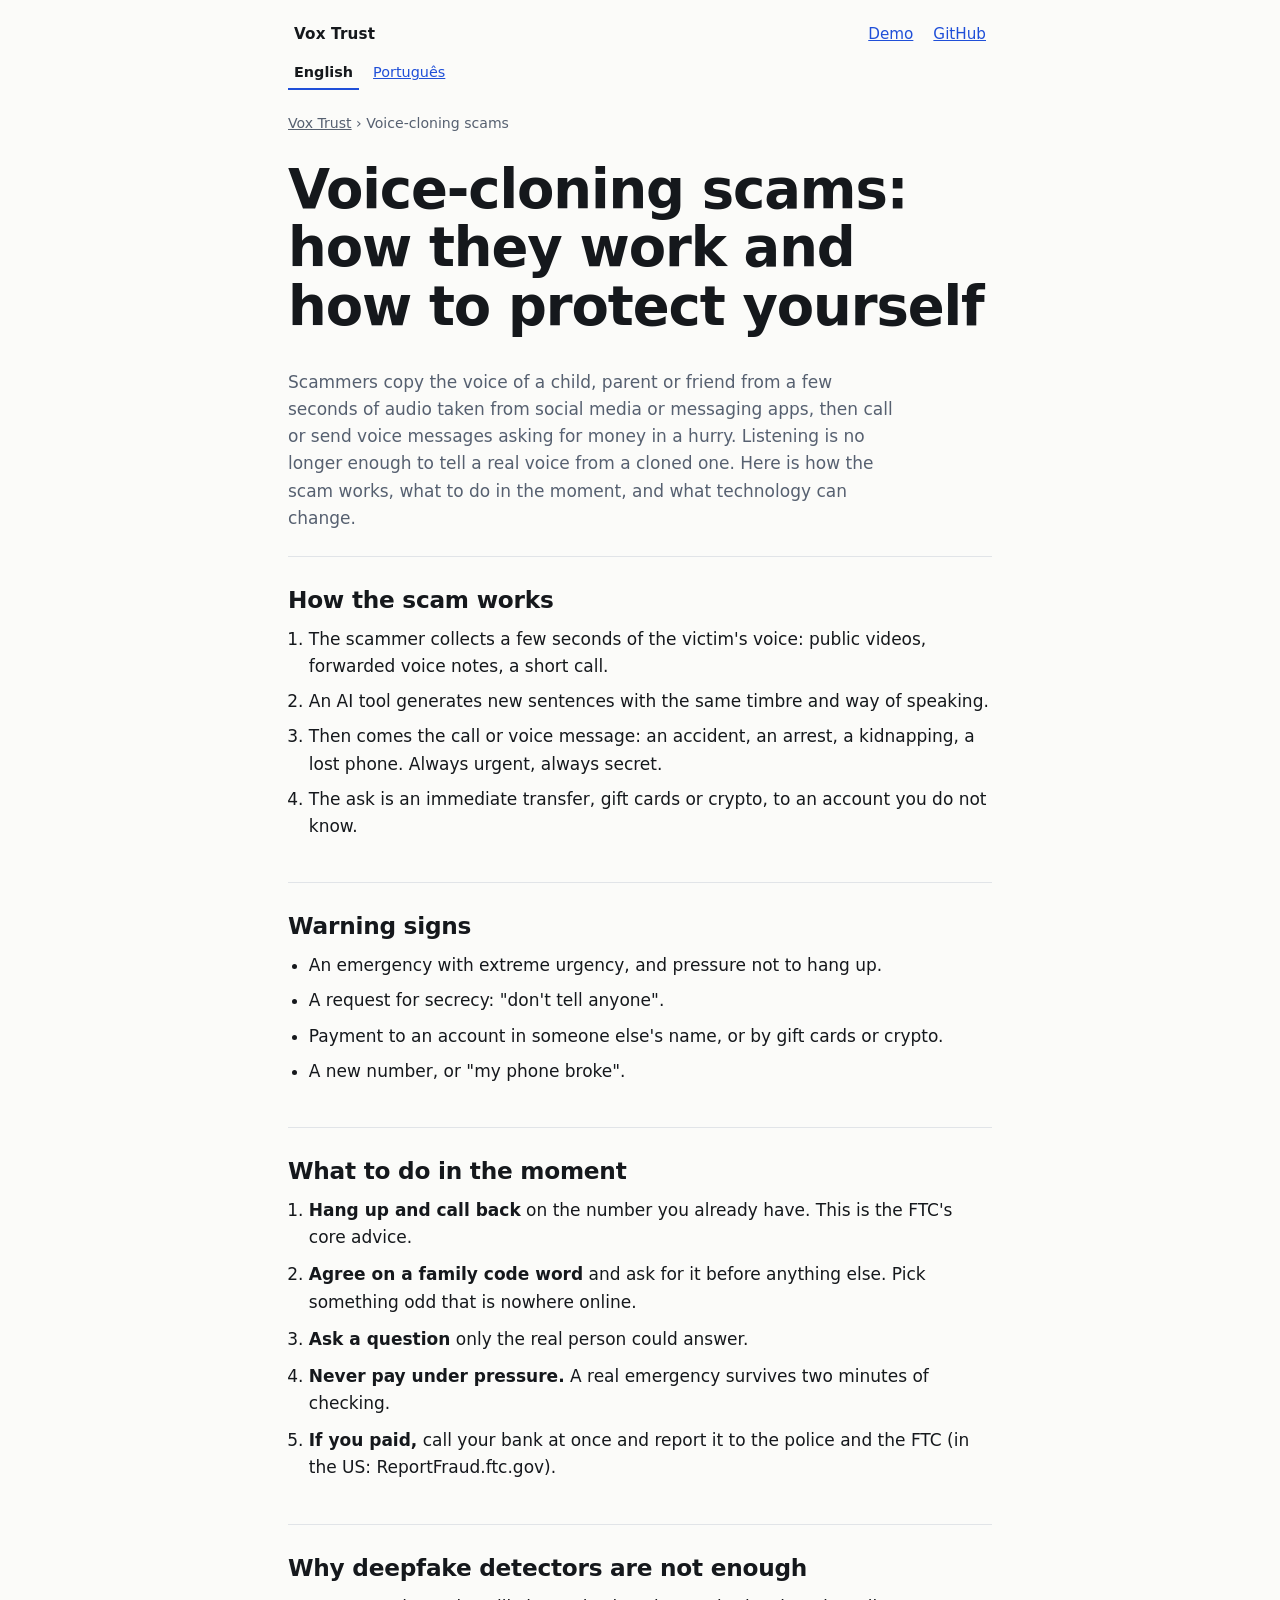
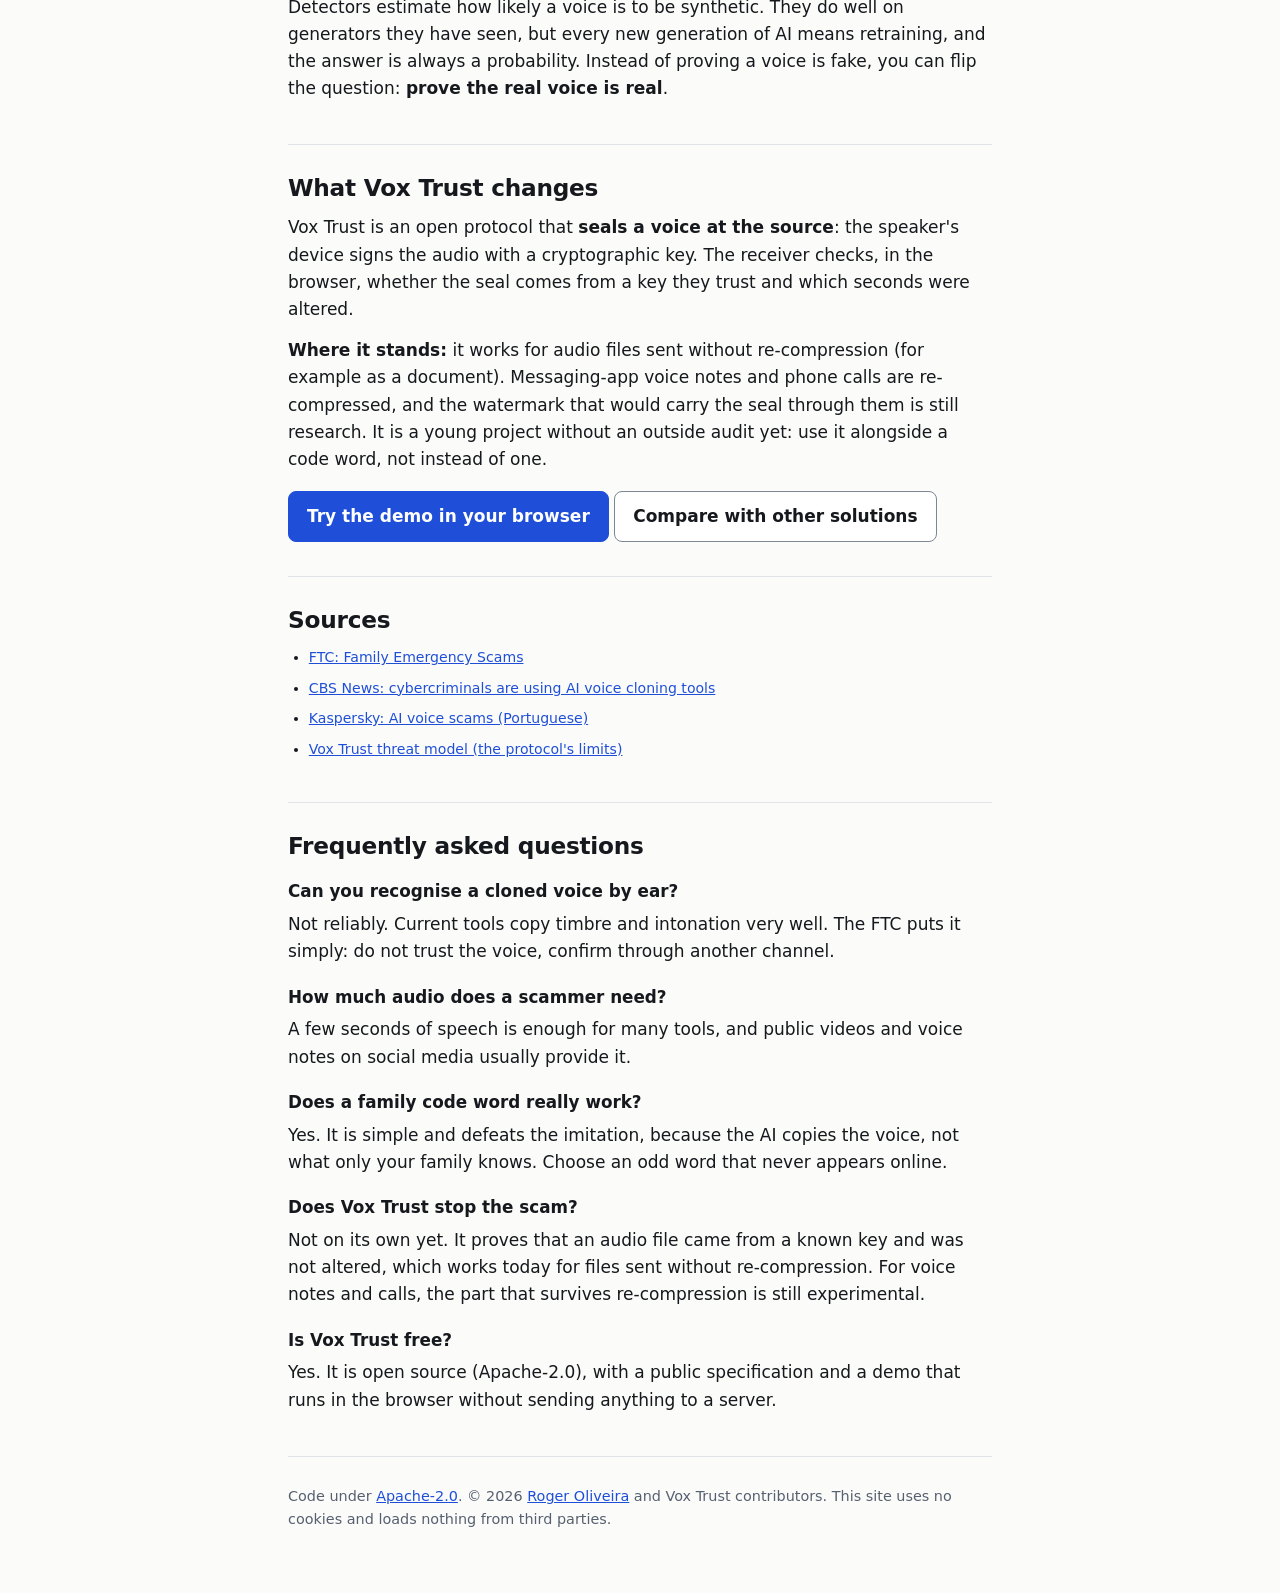
<file: voice-cloning-scam/index.html>
<!doctype html>
<html lang="en" dir="ltr">
<head>
<meta charset="utf-8">
<meta name="viewport" content="width=device-width, initial-scale=1">
<title>Voice-cloning scams: how to protect your family</title>
<meta name="description" content="How AI voice-cloning scams work, the warning signs, what to do in the moment (call back, family code word) and how sealing real voices helps.">
<meta name="robots" content="index,follow,max-snippet:-1,max-image-preview:large">
<meta name="color-scheme" content="light dark">
<link rel="icon" href="/favicon.svg" type="image/svg+xml" sizes="any">
<link rel="icon" href="/favicon.ico" sizes="32x32">
<link rel="apple-touch-icon" href="/apple-touch-icon.png">
<link rel="canonical" href="https://vox-trust.github.io/voice-cloning-scam/">
<link rel="alternate" hreflang="en" href="https://vox-trust.github.io/voice-cloning-scam/">
<link rel="alternate" hreflang="pt-BR" href="https://vox-trust.github.io/pt/golpe-voz-clonada/">
<link rel="alternate" hreflang="x-default" href="https://vox-trust.github.io/voice-cloning-scam/">
<meta property="og:type" content="article">
<meta property="og:site_name" content="Vox Trust">
<meta property="og:title" content="Voice-cloning scams: how to protect your family">
<meta property="og:description" content="How AI voice-cloning scams work, the warning signs, what to do in the moment (call back, family code word) and how sealing real voices helps.">
<meta property="og:url" content="https://vox-trust.github.io/voice-cloning-scam/">
<meta property="og:locale" content="en_US">
<meta property="og:image" content="https://vox-trust.github.io/og.png">
<meta property="og:image:width" content="1200">
<meta property="og:image:height" content="630">
<meta name="twitter:card" content="summary_large_image">
<meta name="twitter:title" content="Voice-cloning scams: how to protect your family">
<meta name="twitter:description" content="How AI voice-cloning scams work, the warning signs, what to do in the moment (call back, family code word) and how sealing real voices helps.">
<meta name="twitter:image" content="https://vox-trust.github.io/og.png">
<script type="application/ld+json">
{
 "@context": "https://schema.org",
 "@graph": [
  {
   "@type": "Article",
   "@id": "https://vox-trust.github.io/voice-cloning-scam/#article",
   "headline": "Voice-cloning scams: how they work and how to protect yourself",
   "description": "How AI voice-cloning scams work, the warning signs, what to do in the moment (call back, family code word) and how sealing real voices helps.",
   "inLanguage": "en",
   "url": "https://vox-trust.github.io/voice-cloning-scam/",
   "datePublished": "2026-10-02",
   "dateModified": "2026-10-02",
   "author": {
    "@type": "Person",
    "name": "Roger Oliveira",
    "url": "https://www.linkedin.com/in/rogeroliveira/"
   },
   "publisher": {
    "@type": "Person",
    "name": "Roger Oliveira",
    "url": "https://www.linkedin.com/in/rogeroliveira/"
   },
   "image": "https://vox-trust.github.io/og.png",
   "mainEntityOfPage": "https://vox-trust.github.io/voice-cloning-scam/",
   "isPartOf": {
    "@id": "https://vox-trust.github.io/#site"
   },
   "about": {
    "@id": "https://vox-trust.github.io/#code"
   }
  },
  {
   "@type": "BreadcrumbList",
   "itemListElement": [
    {
     "@type": "ListItem",
     "position": 1,
     "name": "Vox Trust",
     "item": "https://vox-trust.github.io/"
    },
    {
     "@type": "ListItem",
     "position": 2,
     "name": "Voice-cloning scams",
     "item": "https://vox-trust.github.io/voice-cloning-scam/"
    }
   ]
  },
  {
   "@type": "FAQPage",
   "mainEntity": [
    {
     "@type": "Question",
     "name": "Can you recognise a cloned voice by ear?",
     "acceptedAnswer": {
      "@type": "Answer",
      "text": "Not reliably. Current tools copy timbre and intonation very well. The FTC puts it simply: do not trust the voice, confirm through another channel."
     }
    },
    {
     "@type": "Question",
     "name": "How much audio does a scammer need?",
     "acceptedAnswer": {
      "@type": "Answer",
      "text": "A few seconds of speech is enough for many tools, and public videos and voice notes on social media usually provide it."
     }
    },
    {
     "@type": "Question",
     "name": "Does a family code word really work?",
     "acceptedAnswer": {
      "@type": "Answer",
      "text": "Yes. It is simple and defeats the imitation, because the AI copies the voice, not what only your family knows. Choose an odd word that never appears online."
     }
    },
    {
     "@type": "Question",
     "name": "Does Vox Trust stop the scam?",
     "acceptedAnswer": {
      "@type": "Answer",
      "text": "Not on its own yet. It proves that an audio file came from a known key and was not altered, which works today for files sent without re-compression. For voice notes and calls, the part that survives re-compression is still experimental."
     }
    },
    {
     "@type": "Question",
     "name": "Is Vox Trust free?",
     "acceptedAnswer": {
      "@type": "Answer",
      "text": "Yes. It is open source (Apache-2.0), with a public specification and a demo that runs in the browser without sending anything to a server."
     }
    }
   ]
  }
 ]
}
</script>
<style>
:root{
  --bg:#fbfbf9;--fg:#15181c;--muted:#566070;--card:#ffffff;--border:#e1e4e8;
  --accent:#1f4fd8;--accent-fg:#ffffff;--control-border:#7d8794;--code:#f0f1f3;
  --ok:#0f6b45;--ok-bg:#e4f3ec;--warn:#855400;--warn-bg:#fcf0d4;--bad:#a0222a;--bad-bg:#fae6e7;--neutral-bg:#eceef1;
}
@media (prefers-color-scheme:dark){:root{
  --bg:#0e1013;--fg:#e8eaed;--muted:#a3abb6;--card:#151921;--border:#272d38;
  --accent:#86a9ff;--accent-fg:#0b1020;--control-border:#6b7584;--code:#1b2029;
  --ok:#62d6a3;--ok-bg:#112419;--warn:#f1c35c;--warn-bg:#2a2410;--bad:#ff8c91;--bad-bg:#2c1416;--neutral-bg:#1c212a;
}}
*{box-sizing:border-box}
html{-webkit-text-size-adjust:100%}
body{margin:0;background:var(--bg);color:var(--fg);font:17px/1.6 system-ui,-apple-system,"Segoe UI",Roboto,Helvetica,Arial,sans-serif}
body:lang(zh-Hans){font-family:system-ui,-apple-system,"PingFang SC","Hiragino Sans GB","Microsoft YaHei","Noto Sans CJK SC","Noto Sans SC","WenQuanYi Micro Hei",sans-serif;line-height:1.75}
body:lang(ar){font-family:system-ui,-apple-system,"Segoe UI","Noto Sans Arabic","Geeza Pro","Dubai",Tahoma,Arial,sans-serif;line-height:1.85}
a{color:var(--accent)}
a:focus-visible,.btn:focus-visible{outline:3px solid var(--accent);outline-offset:3px;border-radius:4px}
.skip{position:absolute;inset-inline-start:12px;top:-60px;background:var(--accent);color:var(--accent-fg);padding:8px 14px;border-radius:8px;z-index:10;text-decoration:none;font-weight:600}
.skip:focus{top:12px}
.wrap{max-width:46rem;margin:0 auto;padding:0 16px}
header.top{display:flex;justify-content:space-between;align-items:center;gap:8px 16px;padding:18px 0 6px;font-size:.95rem;flex-wrap:wrap}
header.top .brand{font-weight:700;letter-spacing:.01em;color:var(--fg);text-decoration:none}
header.top nav{display:flex;gap:0 8px;flex-wrap:wrap}
header.top a,.langs a{display:inline-block;min-height:24px;line-height:24px;padding:4px 6px}
.langs{padding:0 0 4px;font-size:.9rem}
.langs ul{list-style:none;margin:0;padding:0;display:flex;gap:0 8px;flex-wrap:wrap}
.langs li{margin:0}
.langs a[aria-current]{color:var(--fg);font-weight:700;text-decoration:none;border-bottom:2px solid var(--accent)}
.hero{padding:32px 0 24px}
.chip{display:inline-block;font-size:.82rem;padding:4px 10px;border:1px solid var(--border);border-radius:999px;color:var(--muted);background:var(--card)}
h1{font-size:clamp(2.2rem,7vw,3.4rem);line-height:1.08;margin:18px 0 8px;letter-spacing:-.02em}
.tag{font-size:clamp(1.25rem,4vw,1.6rem);line-height:1.3;margin:0 0 16px;font-weight:600}
.lead{color:var(--muted);margin:0 0 24px;max-width:38rem}
.actions{display:flex;gap:12px;flex-wrap:wrap}
.btn{display:inline-block;padding:11px 18px;border-radius:8px;text-decoration:none;font-weight:600;border:1px solid var(--control-border);color:var(--fg);background:var(--card)}
.btn.primary{background:var(--accent);color:var(--accent-fg);border-color:var(--accent)}
section{padding:28px 0;border-top:1px solid var(--border)}
h2{font-size:1.45rem;line-height:1.25;margin:0 0 12px;letter-spacing:-.01em}
p{margin:0 0 14px}
ol,ul{margin:0 0 14px;padding-inline-start:1.3rem}
li{margin-bottom:8px}
.cards{display:grid;gap:12px;grid-template-columns:repeat(2,1fr);margin:16px 0}
@media (max-width:520px){.cards{grid-template-columns:1fr}}
.card{border-radius:10px;padding:16px;border:1px solid var(--border);background:var(--card)}
.card h3{margin:0 0 6px;font-size:1.05rem}
.card p{margin:0;font-size:.95rem}
.card{border-inline-start:4px solid var(--muted)}
.card.ok{background:var(--ok-bg);border-inline-start-color:var(--ok)}
.card.neutral{background:var(--neutral-bg);border-inline-start-color:var(--muted)}
.card.warn{background:var(--warn-bg);border-inline-start-color:var(--warn)}
.card.bad{background:var(--bad-bg);border-inline-start-color:var(--bad)}
.note{font-size:.88rem;color:var(--muted)}
code{background:var(--code);padding:1px 6px;border-radius:5px;font-size:.92em}
footer{padding:28px 0 48px;border-top:1px solid var(--border);color:var(--muted);font-size:.9rem}
[dir=rtl] .hero,[dir=rtl] .lead{text-align:start}
.cmp-wrap{overflow-x:auto;margin:16px 0;border:1px solid var(--border);border-radius:10px;background:var(--card)}
.cmp{border-collapse:collapse;width:100%;min-width:640px;font-size:.88rem}
.cmp th,.cmp td{padding:9px 10px;border-bottom:1px solid var(--border);text-align:center;vertical-align:middle}
.cmp thead th{font-size:.8rem;color:var(--muted);font-weight:600}
.cmp th[scope=row]{text-align:start;font-weight:500}
.cmp tr:last-child th,.cmp tr:last-child td{border-bottom:0}
.cmp .us{background:var(--ok-bg)}
.cmp thead .us{color:var(--fg)}
.cmp .y,.cmp .n,.cmp .p{display:block;font-weight:600;font-size:.82rem}
.cmp .y{color:var(--ok)}.cmp .n{color:var(--bad)}.cmp .p{color:var(--warn)}
.cmp small{display:block;color:var(--muted);font-weight:400;font-size:.75rem}
.big{font-size:1.15rem;font-weight:600;margin:0 0 10px}
.crumb{font-size:.88rem;color:var(--muted);margin:18px 0 0}.crumb a{color:var(--muted)}
.steps li{margin-bottom:10px}
.cta{margin:18px 0 6px}
.faq h3{font-size:1.05rem;margin:18px 0 6px}
.src{font-size:.88rem}
</style>
</head>
<body>
<a class="skip" href="#main">Skip to content</a>
<div class="wrap">
  <header class="top">
    <a class="brand" href="/">Vox Trust</a>
    <nav aria-label="Main">
      <a href="/demo/?lang=en">Demo</a>
      <a href="https://github.com/vox-trust/vox-trust">GitHub</a>
    </nav>
  </header>
  <nav class="langs" aria-label="Language"><ul><li><a href="/voice-cloning-scam/" hreflang="en" lang="en" aria-current="page">English</a></li><li><a href="/pt/golpe-voz-clonada/" hreflang="pt-BR" lang="pt-BR">Português</a></li></ul></nav>
  <main id="main">
    <p class="crumb"><a href="/">Vox Trust</a> › Voice-cloning scams</p>
    <div class="hero" style="padding-top:8px">
      <h1>Voice-cloning scams: how they work and how to protect yourself</h1>
    </div>
    <p class="lead">Scammers copy the voice of a child, parent or friend from a few seconds of audio taken from social media or messaging apps, then call or send voice messages asking for money in a hurry. Listening is no longer enough to tell a real voice from a cloned one. Here is how the scam works, what to do in the moment, and what technology can change.</p>
    <section aria-labelledby="how">
      <h2 id="how">How the scam works</h2>
      <ol>
        <li>The scammer collects a few seconds of the victim's voice: public videos, forwarded voice notes, a short call.</li>
        <li>An AI tool generates new sentences with the same timbre and way of speaking.</li>
        <li>Then comes the call or voice message: an accident, an arrest, a kidnapping, a lost phone. Always urgent, always secret.</li>
        <li>The ask is an immediate transfer, gift cards or crypto, to an account you do not know.</li>
      </ol>
    </section>
    <section aria-labelledby="signs">
      <h2 id="signs">Warning signs</h2>
      <ul>
        <li>An emergency with extreme urgency, and pressure not to hang up.</li>
        <li>A request for secrecy: "don't tell anyone".</li>
        <li>Payment to an account in someone else's name, or by gift cards or crypto.</li>
        <li>A new number, or "my phone broke".</li>
      </ul>
    </section>
    <section aria-labelledby="do">
      <h2 id="do">What to do in the moment</h2>
      <ol class="steps">
        <li><strong>Hang up and call back</strong> on the number you already have. This is the FTC's core advice.</li>
        <li><strong>Agree on a family code word</strong> and ask for it before anything else. Pick something odd that is nowhere online.</li>
        <li><strong>Ask a question</strong> only the real person could answer.</li>
        <li><strong>Never pay under pressure.</strong> A real emergency survives two minutes of checking.</li>
        <li><strong>If you paid,</strong> call your bank at once and report it to the police and the FTC (in the US: ReportFraud.ftc.gov).</li>
      </ol>
    </section>
    <section aria-labelledby="detect">
      <h2 id="detect">Why deepfake detectors are not enough</h2>
      <p>Detectors estimate how likely a voice is to be synthetic. They do well on generators they have seen, but every new generation of AI means retraining, and the answer is always a probability. Instead of proving a voice is fake, you can flip the question: <strong>prove the real voice is real</strong>.</p>
    </section>
    <section aria-labelledby="vox">
      <h2 id="vox">What Vox Trust changes</h2>
      <p>Vox Trust is an open protocol that <strong>seals a voice at the source</strong>: the speaker's device signs the audio with a cryptographic key. The receiver checks, in the browser, whether the seal comes from a key they trust and which seconds were altered.</p>
      <p><strong>Where it stands:</strong> it works for audio files sent without re-compression (for example as a document). Messaging-app voice notes and phone calls are re-compressed, and the watermark that would carry the seal through them is still research. It is a young project without an outside audit yet: use it alongside a code word, not instead of one.</p>
      <p class="cta"><a class="btn primary" href="/demo/?lang=en">Try the demo in your browser</a> <a class="btn" href="/compare/">Compare with other solutions</a></p>
    </section>
    <section aria-labelledby="src">
      <h2 id="src">Sources</h2>
      <ul class="src">
        <li><a href="https://consumer.ftc.gov/all-scams/family-emergency-scams">FTC: Family Emergency Scams</a></li>
        <li><a href="https://www.cbsnews.com/news/ai-scam-voice-cloning-rising/">CBS News: cybercriminals are using AI voice cloning tools</a></li>
        <li><a href="https://www.kaspersky.com.br/resource-center/threats/ai-voice-scam">Kaspersky: AI voice scams (Portuguese)</a></li>
        <li><a href="https://github.com/vox-trust/vox-trust/blob/main/spec/THREAT-MODEL.md">Vox Trust threat model (the protocol's limits)</a></li>
      </ul>
    </section>

    <section class="faq" aria-labelledby="faq">
      <h2 id="faq">Frequently asked questions</h2>
<h3>Can you recognise a cloned voice by ear?</h3>
<p>Not reliably. Current tools copy timbre and intonation very well. The FTC puts it simply: do not trust the voice, confirm through another channel.</p>
<h3>How much audio does a scammer need?</h3>
<p>A few seconds of speech is enough for many tools, and public videos and voice notes on social media usually provide it.</p>
<h3>Does a family code word really work?</h3>
<p>Yes. It is simple and defeats the imitation, because the AI copies the voice, not what only your family knows. Choose an odd word that never appears online.</p>
<h3>Does Vox Trust stop the scam?</h3>
<p>Not on its own yet. It proves that an audio file came from a known key and was not altered, which works today for files sent without re-compression. For voice notes and calls, the part that survives re-compression is still experimental.</p>
<h3>Is Vox Trust free?</h3>
<p>Yes. It is open source (Apache-2.0), with a public specification and a demo that runs in the browser without sending anything to a server.</p>
    </section>
  </main>
  <footer>
    <p>Code under <a href="https://github.com/vox-trust/vox-trust/blob/main/LICENSE">Apache-2.0</a>. © 2026 <a href="https://www.linkedin.com/in/rogeroliveira/" rel="me">Roger Oliveira</a> and Vox Trust contributors. This site uses no cookies and loads nothing from third parties.</p>
  </footer>
</div>
</body>
</html>
</file>
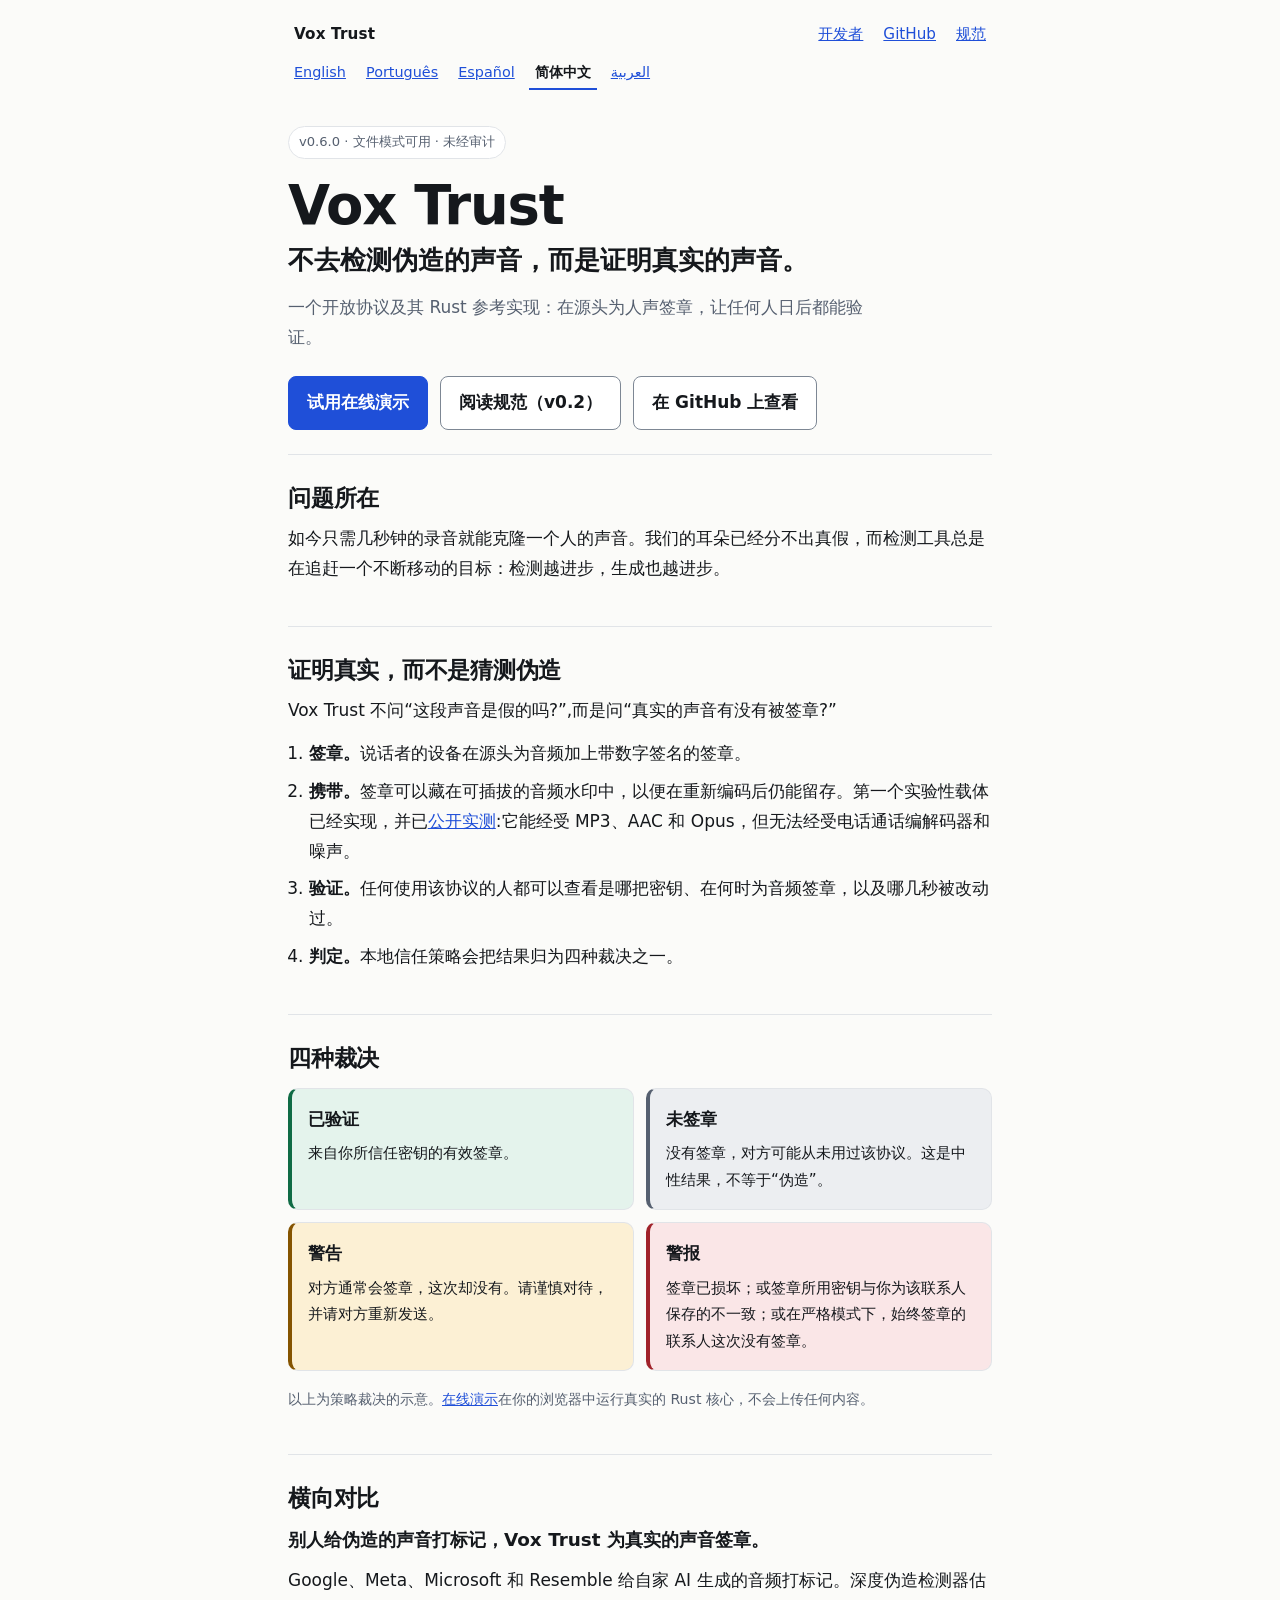
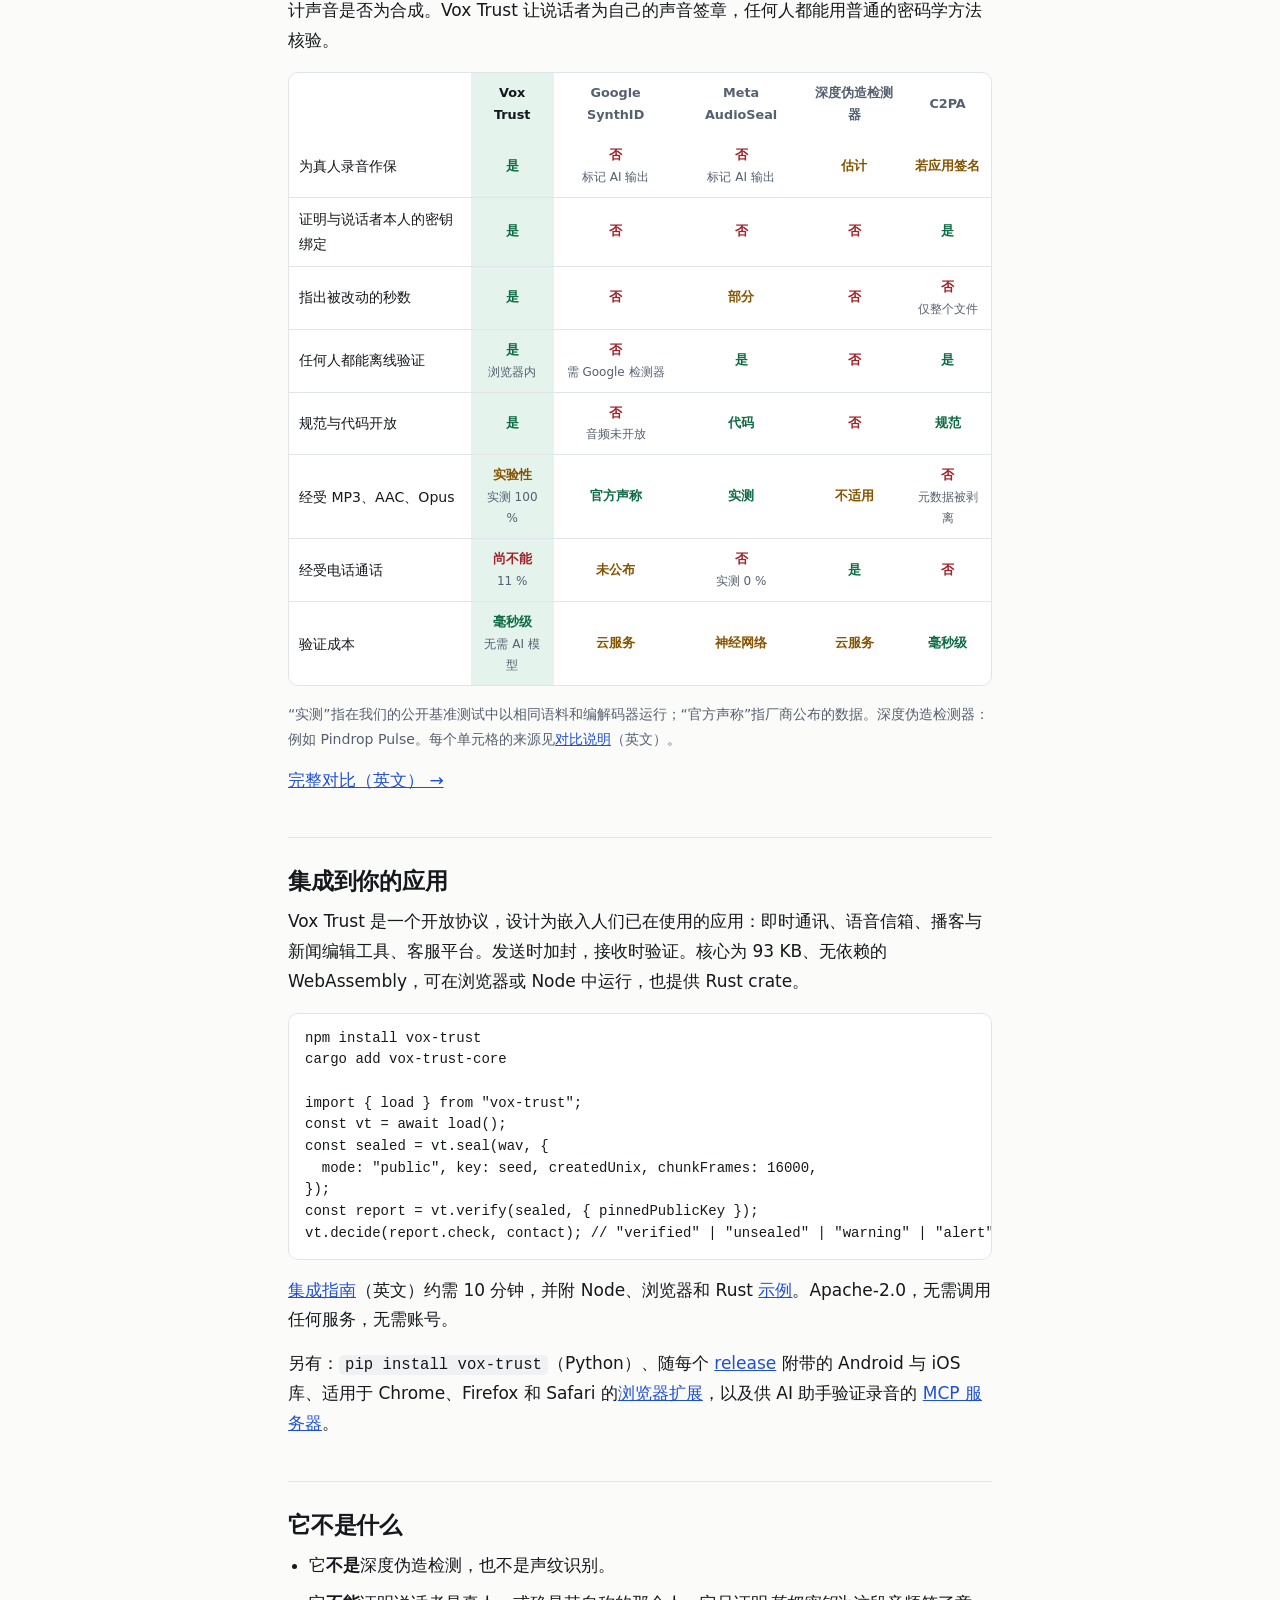
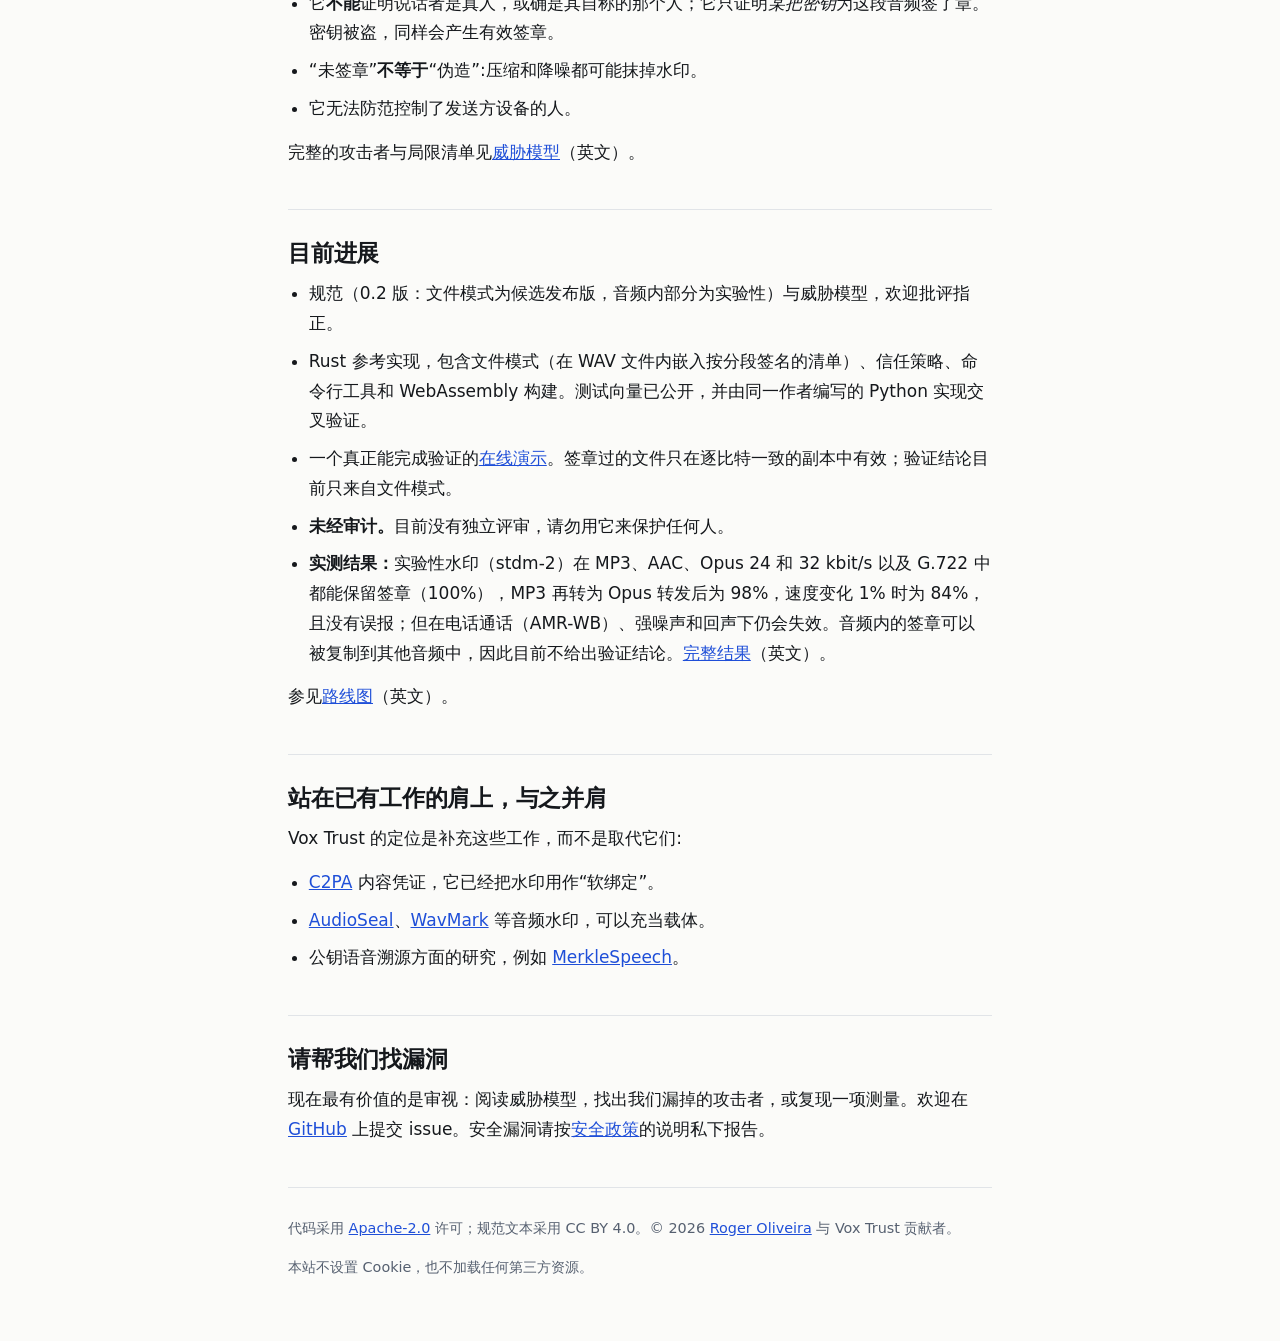
<file: zh/index.html>
<!doctype html>
<html lang="zh-Hans">
<head>
<meta charset="utf-8">
<meta name="viewport" content="width=device-width, initial-scale=1">
<title>Vox Trust：为真实声音签章，而不是检测伪造</title>
<meta name="description" content="开放协议与 Rust 参考实现：在源头为人声签章，让任何人都能验证。v0.6.0，文件模式可用，尚未经过安全审计。">
<meta name="robots" content="index,follow,max-snippet:-1,max-image-preview:large">
<meta name="color-scheme" content="light dark">
<meta name="theme-color" content="#fbfbf9" media="(prefers-color-scheme: light)">
<meta name="theme-color" content="#0e1013" media="(prefers-color-scheme: dark)">
<link rel="icon" href="/favicon.svg" type="image/svg+xml" sizes="any">
<link rel="icon" href="/favicon.ico" sizes="32x32">
<link rel="apple-touch-icon" href="/apple-touch-icon.png">
<link rel="canonical" href="https://vox-trust.github.io/zh/">
<link rel="alternate" hreflang="en" href="https://vox-trust.github.io/">
<link rel="alternate" hreflang="pt-BR" href="https://vox-trust.github.io/pt/">
<link rel="alternate" hreflang="es" href="https://vox-trust.github.io/es/">
<link rel="alternate" hreflang="zh-Hans" href="https://vox-trust.github.io/zh/">
<link rel="alternate" hreflang="ar" href="https://vox-trust.github.io/ar/">
<link rel="alternate" hreflang="x-default" href="https://vox-trust.github.io/">
<meta property="og:type" content="website">
<meta property="og:site_name" content="Vox Trust">
<meta property="og:title" content="Vox Trust：为真实声音签章，而不是检测伪造">
<meta property="og:description" content="一个开放协议：在源头为人声签章，让任何人都能验证。v0.6.0，尚未经过安全审计。">
<meta property="og:url" content="https://vox-trust.github.io/zh/">
<meta property="og:locale" content="zh_CN">
<meta property="og:locale:alternate" content="en_US">
<meta property="og:locale:alternate" content="pt_BR">
<meta property="og:locale:alternate" content="es_ES">
<meta property="og:locale:alternate" content="ar_AR">
<meta property="og:image" content="https://vox-trust.github.io/og.png">
<meta property="og:image:width" content="1200">
<meta property="og:image:height" content="630">
<meta property="og:image:alt" content="Vox Trust 标志和标语：不去检测伪造的声音，而是证明真实的声音。">
<meta name="twitter:card" content="summary_large_image">
<meta name="twitter:title" content="Vox Trust：为真实声音签章，而不是检测伪造">
<meta name="twitter:description" content="一个开放协议：在源头为人声签章，让任何人都能验证。v0.6.0，尚未经过安全审计。">
<meta name="twitter:image" content="https://vox-trust.github.io/og.png">
<meta name="twitter:image:alt" content="Vox Trust 标志和标语：不去检测伪造的声音，而是证明真实的声音。">
<script type="application/ld+json">
{
 "@context": "https://schema.org",
 "@graph": [
  {
   "@type": "WebSite",
   "@id": "https://vox-trust.github.io/#site",
   "name": "Vox Trust",
   "url": "https://vox-trust.github.io/",
   "publisher": {
    "@type": "Person",
    "name": "Roger Oliveira",
    "url": "https://www.linkedin.com/in/rogeroliveira/"
   }
  },
  {
   "@type": "WebPage",
   "@id": "https://vox-trust.github.io/zh/#page",
   "url": "https://vox-trust.github.io/zh/",
   "name": "Vox Trust：为真实声音签章，而不是检测伪造",
   "description": "开放协议与 Rust 参考实现：在源头为人声签章，让任何人都能验证。v0.6.0，文件模式可用，尚未经过安全审计。",
   "inLanguage": "zh-Hans",
   "isPartOf": {
    "@id": "https://vox-trust.github.io/#site"
   },
   "about": {
    "@id": "https://vox-trust.github.io/#code"
   },
   "primaryImageOfPage": {
    "@type": "ImageObject",
    "url": "https://vox-trust.github.io/og.png",
    "width": 1200,
    "height": 630
   }
  },
  {
   "@type": "SoftwareSourceCode",
   "@id": "https://vox-trust.github.io/#code",
   "name": "Vox Trust",
   "url": "https://vox-trust.github.io/",
   "codeRepository": "https://github.com/vox-trust/vox-trust",
   "programmingLanguage": "Rust",
   "license": "https://www.apache.org/licenses/LICENSE-2.0",
   "version": "0.6.0",
   "author": {
    "@type": "Person",
    "name": "Roger Oliveira",
    "url": "https://www.linkedin.com/in/rogeroliveira/"
   }
  }
 ]
}
</script>
<style>
:root{
  --bg:#fbfbf9;--fg:#15181c;--muted:#566070;--card:#ffffff;--border:#e1e4e8;
  --accent:#1f4fd8;--accent-fg:#ffffff;--control-border:#7d8794;--code:#f0f1f3;
  --ok:#0f6b45;--ok-bg:#e4f3ec;--warn:#855400;--warn-bg:#fcf0d4;--bad:#a0222a;--bad-bg:#fae6e7;--neutral-bg:#eceef1;
}
@media (prefers-color-scheme:dark){:root{
  --bg:#0e1013;--fg:#e8eaed;--muted:#a3abb6;--card:#151921;--border:#272d38;
  --accent:#86a9ff;--accent-fg:#0b1020;--control-border:#6b7584;--code:#1b2029;
  --ok:#62d6a3;--ok-bg:#112419;--warn:#f1c35c;--warn-bg:#2a2410;--bad:#ff8c91;--bad-bg:#2c1416;--neutral-bg:#1c212a;
}}
*{box-sizing:border-box}
html{-webkit-text-size-adjust:100%}
body{margin:0;background:var(--bg);color:var(--fg);font:17px/1.6 system-ui,-apple-system,"Segoe UI",Roboto,Helvetica,Arial,sans-serif}
body:lang(zh-Hans){font-family:system-ui,-apple-system,"PingFang SC","Hiragino Sans GB","Microsoft YaHei","Noto Sans CJK SC","Noto Sans SC","WenQuanYi Micro Hei",sans-serif;line-height:1.75}
body:lang(ar){font-family:system-ui,-apple-system,"Segoe UI","Noto Sans Arabic","Geeza Pro","Dubai",Tahoma,Arial,sans-serif;line-height:1.85}
a{color:var(--accent)}
a:focus-visible,.btn:focus-visible{outline:3px solid var(--accent);outline-offset:3px;border-radius:4px}
.skip{position:absolute;inset-inline-start:12px;top:-60px;background:var(--accent);color:var(--accent-fg);padding:8px 14px;border-radius:8px;z-index:10;text-decoration:none;font-weight:600}
.skip:focus{top:12px}
.wrap{max-width:46rem;margin:0 auto;padding:0 16px}
header.top{display:flex;justify-content:space-between;align-items:center;gap:8px 16px;padding:18px 0 6px;font-size:.95rem;flex-wrap:wrap}
header.top .brand{font-weight:700;letter-spacing:.01em;color:var(--fg);text-decoration:none}
header.top nav{display:flex;gap:0 8px;flex-wrap:wrap}
header.top a,.langs a{display:inline-block;min-height:24px;line-height:24px;padding:4px 6px}
.langs{padding:0 0 4px;font-size:.9rem}
.langs ul{list-style:none;margin:0;padding:0;display:flex;gap:0 8px;flex-wrap:wrap}
.langs li{margin:0}
.langs a[aria-current]{color:var(--fg);font-weight:700;text-decoration:none;border-bottom:2px solid var(--accent)}
.hero{padding:32px 0 24px}
.chip{display:inline-block;font-size:.82rem;padding:4px 10px;border:1px solid var(--border);border-radius:999px;color:var(--muted);background:var(--card)}
h1{font-size:clamp(2.2rem,7vw,3.4rem);line-height:1.08;margin:18px 0 8px;letter-spacing:-.02em}
.tag{font-size:clamp(1.25rem,4vw,1.6rem);line-height:1.3;margin:0 0 16px;font-weight:600}
.lead{color:var(--muted);margin:0 0 24px;max-width:38rem}
.actions{display:flex;gap:12px;flex-wrap:wrap}
.btn{display:inline-block;padding:11px 18px;border-radius:8px;text-decoration:none;font-weight:600;border:1px solid var(--control-border);color:var(--fg);background:var(--card)}
.btn.primary{background:var(--accent);color:var(--accent-fg);border-color:var(--accent)}
section{padding:28px 0;border-top:1px solid var(--border)}
h2{font-size:1.45rem;line-height:1.25;margin:0 0 12px;letter-spacing:-.01em}
p{margin:0 0 14px}
ol,ul{margin:0 0 14px;padding-inline-start:1.3rem}
li{margin-bottom:8px}
.cards{display:grid;gap:12px;grid-template-columns:repeat(2,1fr);margin:16px 0}
@media (max-width:520px){.cards{grid-template-columns:1fr}}
.card{border-radius:10px;padding:16px;border:1px solid var(--border);background:var(--card)}
.card h3{margin:0 0 6px;font-size:1.05rem}
.card p{margin:0;font-size:.95rem}
.card{border-inline-start:4px solid var(--muted)}
.card.ok{background:var(--ok-bg);border-inline-start-color:var(--ok)}
.card.neutral{background:var(--neutral-bg);border-inline-start-color:var(--muted)}
.card.warn{background:var(--warn-bg);border-inline-start-color:var(--warn)}
.card.bad{background:var(--bad-bg);border-inline-start-color:var(--bad)}
.dev{overflow-x:auto;margin:16px 0;padding:14px 16px;border:1px solid var(--border);border-radius:10px;background:var(--card);font:14px/1.55 ui-monospace,SFMono-Regular,Menlo,Consolas,monospace;direction:ltr;text-align:left}
.dev code{background:none;padding:0;font:inherit}
.note{font-size:.88rem;color:var(--muted)}
code{background:var(--code);padding:1px 6px;border-radius:5px;font-size:.92em}
footer{padding:28px 0 48px;border-top:1px solid var(--border);color:var(--muted);font-size:.9rem}
[dir=rtl] .hero,[dir=rtl] .lead{text-align:start}
.cmp-wrap{overflow-x:auto;margin:16px 0;border:1px solid var(--border);border-radius:10px;background:var(--card)}
.cmp{border-collapse:collapse;width:100%;min-width:640px;font-size:.88rem}
.cmp th,.cmp td{padding:9px 10px;border-bottom:1px solid var(--border);text-align:center;vertical-align:middle}
.cmp thead th{font-size:.8rem;color:var(--muted);font-weight:600}
.cmp th[scope=row]{text-align:start;font-weight:500}
.cmp tr:last-child th,.cmp tr:last-child td{border-bottom:0}
.cmp .us{background:var(--ok-bg)}
.cmp thead .us{color:var(--fg)}
.cmp .y,.cmp .n,.cmp .p{display:block;font-weight:600;font-size:.82rem}
.cmp .y{color:var(--ok)}.cmp .n{color:var(--bad)}.cmp .p{color:var(--warn)}
.cmp small{display:block;color:var(--muted);font-weight:400;font-size:.75rem}
.big{font-size:1.15rem;font-weight:600;margin:0 0 10px}
</style>
</head>
<body>
<a class="skip" href="#main">跳到正文</a>
<div class="wrap">
  <header class="top">
    <a class="brand" href="/zh/">Vox Trust</a>
    <nav aria-label="主导航">
      <a href="#developers">开发者</a>
      <a href="https://github.com/vox-trust/vox-trust">GitHub</a>
      <a href="https://github.com/vox-trust/vox-trust/blob/main/spec/SPEC.md">规范</a>
    </nav>
  </header>
  <nav class="langs" aria-label="语言">
    <ul>
        <li><a href="/" hreflang="en" lang="en">English</a></li>
        <li><a href="/pt/" hreflang="pt-BR" lang="pt-BR">Português</a></li>
        <li><a href="/es/" hreflang="es" lang="es">Español</a></li>
        <li><a href="/zh/" hreflang="zh-Hans" lang="zh-Hans" aria-current="page">简体中文</a></li>
        <li><a href="/ar/" hreflang="ar" lang="ar">العربية</a></li>
    </ul>
  </nav>

  <main id="main">
    <div class="hero">
      <span class="chip">v0.6.0 · 文件模式可用 · 未经审计</span>
      <h1>Vox Trust</h1>
      <p class="tag">不去检测伪造的声音，而是证明真实的声音。</p>
      <p class="lead">一个开放协议及其 Rust 参考实现：在源头为人声签章，让任何人日后都能验证。</p>
      <div class="actions">
        <a class="btn primary" href="/demo/?lang=zh-Hans">试用在线演示</a>
        <a class="btn" href="https://github.com/vox-trust/vox-trust/blob/main/spec/SPEC.md">阅读规范（v0.2）</a>
        <a class="btn" href="https://github.com/vox-trust/vox-trust">在 GitHub 上查看</a>
      </div>
    </div>

    <section aria-labelledby="problem">
      <h2 id="problem">问题所在</h2>
      <p>如今只需几秒钟的录音就能克隆一个人的声音。我们的耳朵已经分不出真假，而检测工具总是在追赶一个不断移动的目标：检测越进步，生成也越进步。</p>
    </section>

    <section aria-labelledby="idea">
      <h2 id="idea">证明真实，而不是猜测伪造</h2>
      <p>Vox Trust 不问“这段声音是假的吗?”,而是问“真实的声音有没有被签章?”</p>
      <ol>
        <li><strong>签章。</strong>说话者的设备在源头为音频加上带数字签名的签章。</li>
        <li><strong>携带。</strong>签章可以藏在可插拔的音频水印中，以便在重新编码后仍能留存。第一个实验性载体已经实现，并已<a href='https://github.com/vox-trust/vox-trust/blob/main/bench/results/2026-10-02-stdm-2/README.md'>公开实测</a>:它能经受 MP3、AAC 和 Opus，但无法经受电话通话编解码器和噪声。</li>
        <li><strong>验证。</strong>任何使用该协议的人都可以查看是哪把密钥、在何时为音频签章，以及哪几秒被改动过。</li>
        <li><strong>判定。</strong>本地信任策略会把结果归为四种裁决之一。</li>
      </ol>
    </section>

    <section aria-labelledby="outcomes">
      <h2 id="outcomes">四种裁决</h2>
      <div class="cards">
        <div class="card ok">
          <h3>已验证</h3>
          <p>来自你所信任密钥的有效签章。</p>
        </div>
        <div class="card neutral">
          <h3>未签章</h3>
          <p>没有签章，对方可能从未用过该协议。这是中性结果，不等于“伪造”。</p>
        </div>
        <div class="card warn">
          <h3>警告</h3>
          <p>对方通常会签章，这次却没有。请谨慎对待，并请对方重新发送。</p>
        </div>
        <div class="card bad">
          <h3>警报</h3>
          <p>签章已损坏；或签章所用密钥与你为该联系人保存的不一致；或在严格模式下，始终签章的联系人这次没有签章。</p>
        </div>
      </div>
      <p class="note">以上为策略裁决的示意。<a href="/demo/?lang=zh-Hans">在线演示</a>在你的浏览器中运行真实的 Rust 核心，不会上传任何内容。</p>
    </section>

    <section aria-labelledby="compare">
      <h2 id="compare">横向对比</h2>
      <p class="big">别人给伪造的声音打标记，Vox Trust 为真实的声音签章。</p>
      <p>Google、Meta、Microsoft 和 Resemble 给自家 AI 生成的音频打标记。深度伪造检测器估计声音是否为合成。Vox Trust 让说话者为自己的声音签章，任何人都能用普通的密码学方法核验。</p>
      <div class="cmp-wrap"><table class="cmp"><thead><tr><th scope="col"></th><th scope="col" class="us">Vox Trust</th><th scope="col">Google SynthID</th><th scope="col">Meta AudioSeal</th><th scope="col">深度伪造检测器</th><th scope="col">C2PA</th></tr></thead><tbody><tr><th scope="row">为真人录音作保</th><td class="us"><span class="y">是</span></td><td><span class="n">否</span><small>标记 AI 输出</small></td><td><span class="n">否</span><small>标记 AI 输出</small></td><td><span class="p">估计</span></td><td><span class="p">若应用签名</span></td></tr><tr><th scope="row">证明与说话者本人的密钥绑定</th><td class="us"><span class="y">是</span></td><td><span class="n">否</span></td><td><span class="n">否</span></td><td><span class="n">否</span></td><td><span class="y">是</span></td></tr><tr><th scope="row">指出被改动的秒数</th><td class="us"><span class="y">是</span></td><td><span class="n">否</span></td><td><span class="p">部分</span></td><td><span class="n">否</span></td><td><span class="n">否</span><small>仅整个文件</small></td></tr><tr><th scope="row">任何人都能离线验证</th><td class="us"><span class="y">是</span><small>浏览器内</small></td><td><span class="n">否</span><small>需 Google 检测器</small></td><td><span class="y">是</span></td><td><span class="n">否</span></td><td><span class="y">是</span></td></tr><tr><th scope="row">规范与代码开放</th><td class="us"><span class="y">是</span></td><td><span class="n">否</span><small>音频未开放</small></td><td><span class="y">代码</span></td><td><span class="n">否</span></td><td><span class="y">规范</span></td></tr><tr><th scope="row">经受 MP3、AAC、Opus</th><td class="us"><span class="p">实验性</span><small>实测 100 %</small></td><td><span class="y">官方声称</span></td><td><span class="y">实测</span></td><td><span class="p">不适用</span></td><td><span class="n">否</span><small>元数据被剥离</small></td></tr><tr><th scope="row">经受电话通话</th><td class="us"><span class="n">尚不能</span><small>11 %</small></td><td><span class="p">未公布</span></td><td><span class="n">否</span><small>实测 0 %</small></td><td><span class="y">是</span></td><td><span class="n">否</span></td></tr><tr><th scope="row">验证成本</th><td class="us"><span class="y">毫秒级</span><small>无需 AI 模型</small></td><td><span class="p">云服务</span></td><td><span class="p">神经网络</span></td><td><span class="p">云服务</span></td><td><span class="y">毫秒级</span></td></tr></tbody></table></div>
      <p class="note">“实测”指在我们的公开基准测试中以相同语料和编解码器运行；“官方声称”指厂商公布的数据。深度伪造检测器：例如 Pindrop Pulse。每个单元格的来源见<a href="https://github.com/vox-trust/vox-trust/blob/main/docs/COMPARISON.md">对比说明</a>（英文）。</p>
      <p class="more"><a href="/compare/">完整对比（英文） →</a></p>
    </section>

    <section aria-labelledby="developers">
      <h2 id="developers">集成到你的应用</h2>
      <p>Vox Trust 是一个开放协议，设计为嵌入人们已在使用的应用：即时通讯、语音信箱、播客与新闻编辑工具、客服平台。发送时加封，接收时验证。核心为 93 KB、无依赖的 WebAssembly，可在浏览器或 Node 中运行，也提供 Rust crate。</p>
      <pre class="dev" dir="ltr" translate="no"><code>npm install vox-trust
cargo add vox-trust-core

import { load } from &quot;vox-trust&quot;;
const vt = await load();
const sealed = vt.seal(wav, {
  mode: &quot;public&quot;, key: seed, createdUnix, chunkFrames: 16000,
});
const report = vt.verify(sealed, { pinnedPublicKey });
vt.decide(report.check, contact); // &quot;verified&quot; | &quot;unsealed&quot; | &quot;warning&quot; | &quot;alert&quot;</code></pre>
      <p><a href="https://github.com/vox-trust/vox-trust/blob/main/docs/INTEGRATION.md">集成指南</a>（英文）约需 10 分钟，并附 Node、浏览器和 Rust <a href="https://github.com/vox-trust/vox-trust/tree/main/examples">示例</a>。Apache-2.0，无需调用任何服务，无需账号。</p>
      <p>另有：<code>pip install vox-trust</code>（Python）、随每个 <a href="https://github.com/vox-trust/vox-trust/releases">release</a> 附带的 Android 与 iOS 库、适用于 Chrome、Firefox 和 Safari 的<a href="https://github.com/vox-trust/vox-trust/tree/main/extension">浏览器扩展</a>，以及供 AI 助手验证录音的 <a href="https://github.com/vox-trust/vox-trust/tree/main/mcp">MCP 服务器</a>。</p>
    </section>

    <section aria-labelledby="not">
      <h2 id="not">它不是什么</h2>
      <ul>
        <li>它<strong>不是</strong>深度伪造检测，也不是声纹识别。</li>
        <li>它<strong>不能</strong>证明说话者是真人，或确是其自称的那个人；它只证明<em>某把密钥</em>为这段音频签了章。密钥被盗，同样会产生有效签章。</li>
        <li>“未签章”<strong>不等于</strong>“伪造”:压缩和降噪都可能抹掉水印。</li>
        <li>它无法防范控制了发送方设备的人。</li>
      </ul>
      <p>完整的攻击者与局限清单见<a href="https://github.com/vox-trust/vox-trust/blob/main/spec/THREAT-MODEL.md">威胁模型</a>（英文）。</p>
    </section>

    <section aria-labelledby="status">
      <h2 id="status">目前进展</h2>
      <ul>
        <li>规范（0.2 版：文件模式为候选发布版，音频内部分为实验性）与威胁模型，欢迎批评指正。</li>
        <li>Rust 参考实现，包含文件模式（在 WAV 文件内嵌入按分段签名的清单）、信任策略、命令行工具和 WebAssembly 构建。测试向量已公开，并由同一作者编写的 Python 实现交叉验证。</li>
        <li>一个真正能完成验证的<a href="/demo/?lang=zh-Hans">在线演示</a>。签章过的文件只在逐比特一致的副本中有效；验证结论目前只来自文件模式。</li>
        <li><strong>未经审计。</strong>目前没有独立评审，请勿用它来保护任何人。</li>
        <li><strong>实测结果：</strong>实验性水印（stdm-2）在 MP3、AAC、Opus 24 和 32 kbit/s 以及 G.722 中都能保留签章（100%），MP3 再转为 Opus 转发后为 98%，速度变化 1% 时为 84%，且没有误报；但在电话通话（AMR-WB）、强噪声和回声下仍会失效。音频内的签章可以被复制到其他音频中，因此目前不给出验证结论。<a href='https://github.com/vox-trust/vox-trust/blob/main/bench/results/2026-10-02-stdm-2/README.md'>完整结果</a>（英文）。</li>
      </ul>
      <p>参见<a href="https://github.com/vox-trust/vox-trust/blob/main/docs/ROADMAP.md">路线图</a>（英文）。</p>
    </section>

    <section aria-labelledby="prior">
      <h2 id="prior">站在已有工作的肩上，与之并肩</h2>
      <p>Vox Trust 的定位是补充这些工作，而不是取代它们:</p>
      <ul>
        <li><a href="https://spec.c2pa.org/">C2PA</a> 内容凭证，它已经把水印用作“软绑定”。</li>
        <li><a href="https://github.com/facebookresearch/audioseal">AudioSeal</a>、<a href="https://github.com/wavmark/wavmark">WavMark</a> 等音频水印，可以充当载体。</li>
        <li>公钥语音溯源方面的研究，例如 <a href="https://arxiv.org/abs/2602.10166">MerkleSpeech</a>。</li>
      </ul>
    </section>

    <section aria-labelledby="help">
      <h2 id="help">请帮我们找漏洞</h2>
      <p>现在最有价值的是审视：阅读威胁模型，找出我们漏掉的攻击者，或复现一项测量。欢迎在 <a href="https://github.com/vox-trust/vox-trust/issues">GitHub</a> 上提交 issue。安全漏洞请按<a href="https://github.com/vox-trust/vox-trust/blob/main/SECURITY.md">安全政策</a>的说明私下报告。</p>
    </section>
  </main>

  <footer>
    <p>代码采用 <a href="https://github.com/vox-trust/vox-trust/blob/main/LICENSE">Apache-2.0</a> 许可；规范文本采用 CC BY 4.0。© 2026 <a href="https://www.linkedin.com/in/rogeroliveira/" rel="me">Roger Oliveira</a> 与 Vox Trust 贡献者。</p>
    <p>本站不设置 Cookie，也不加载任何第三方资源。</p>
  </footer>
</div>
</body>
</html>
</file>
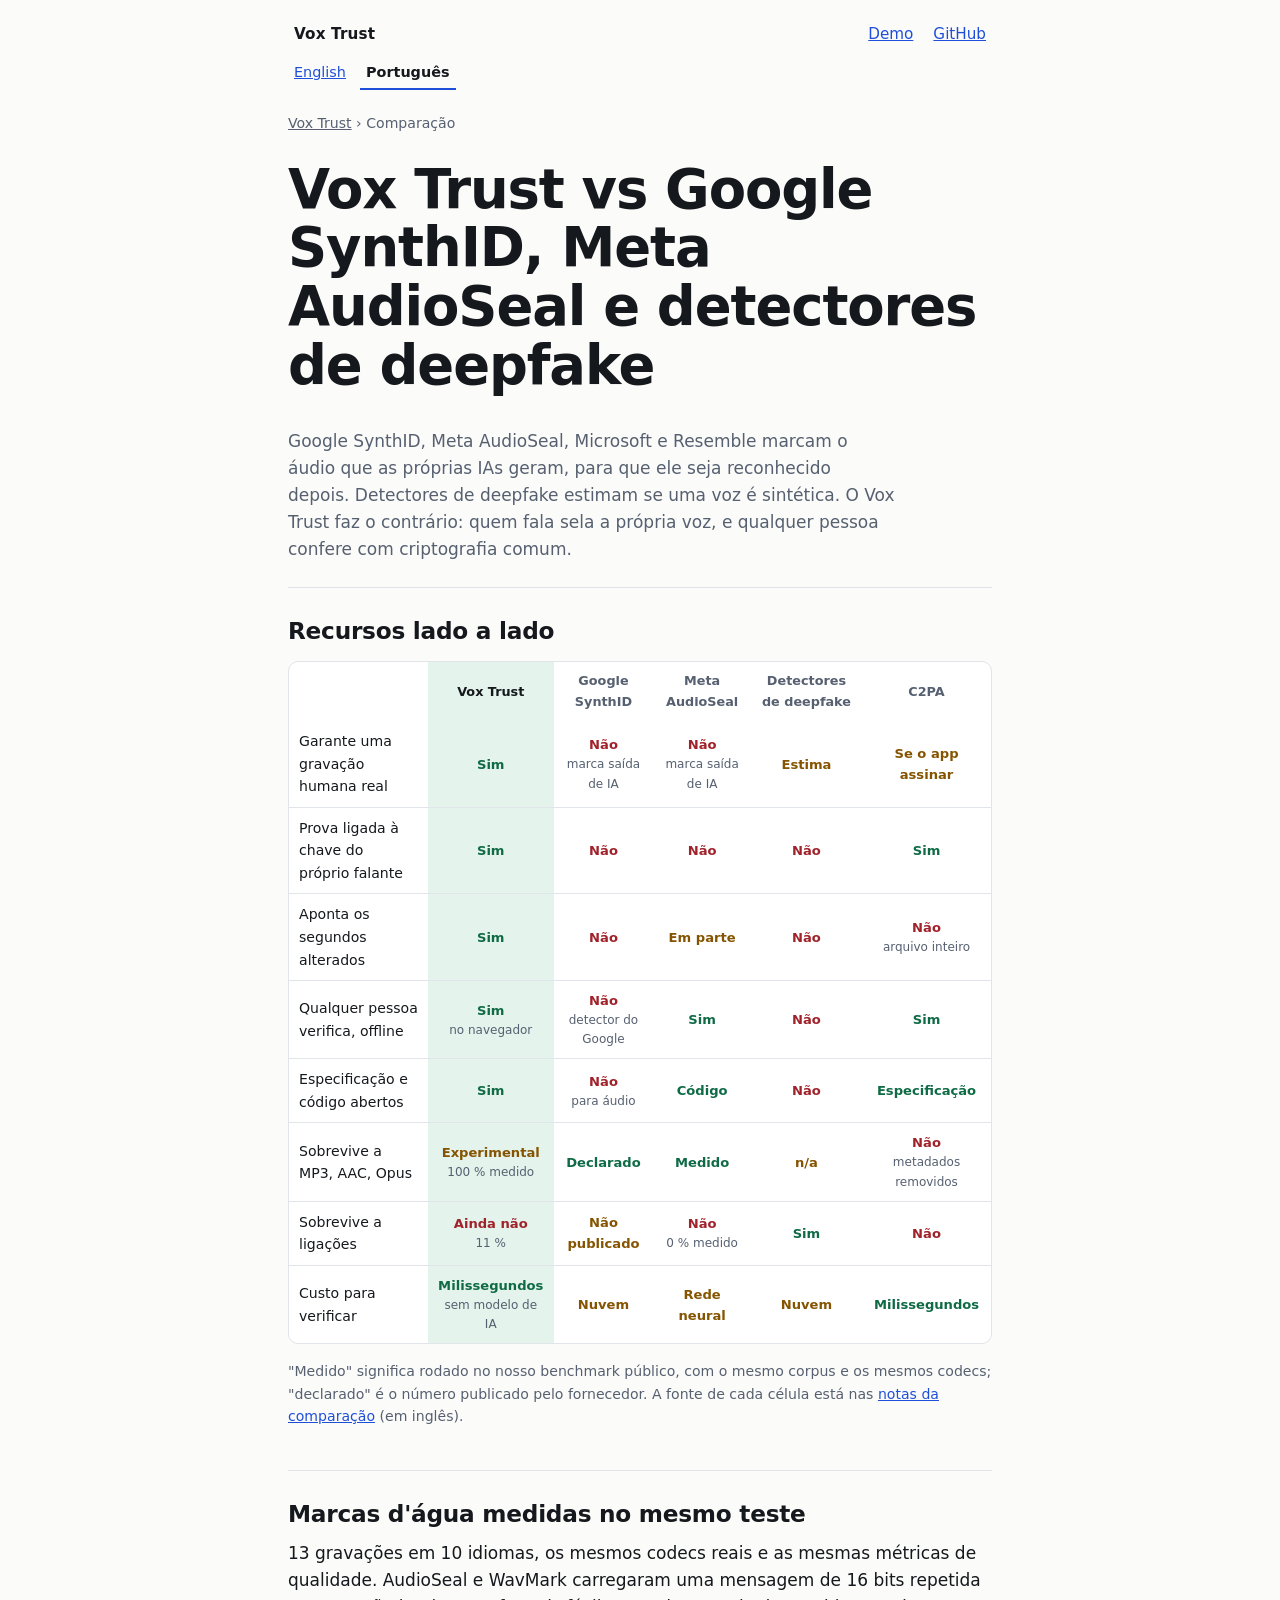
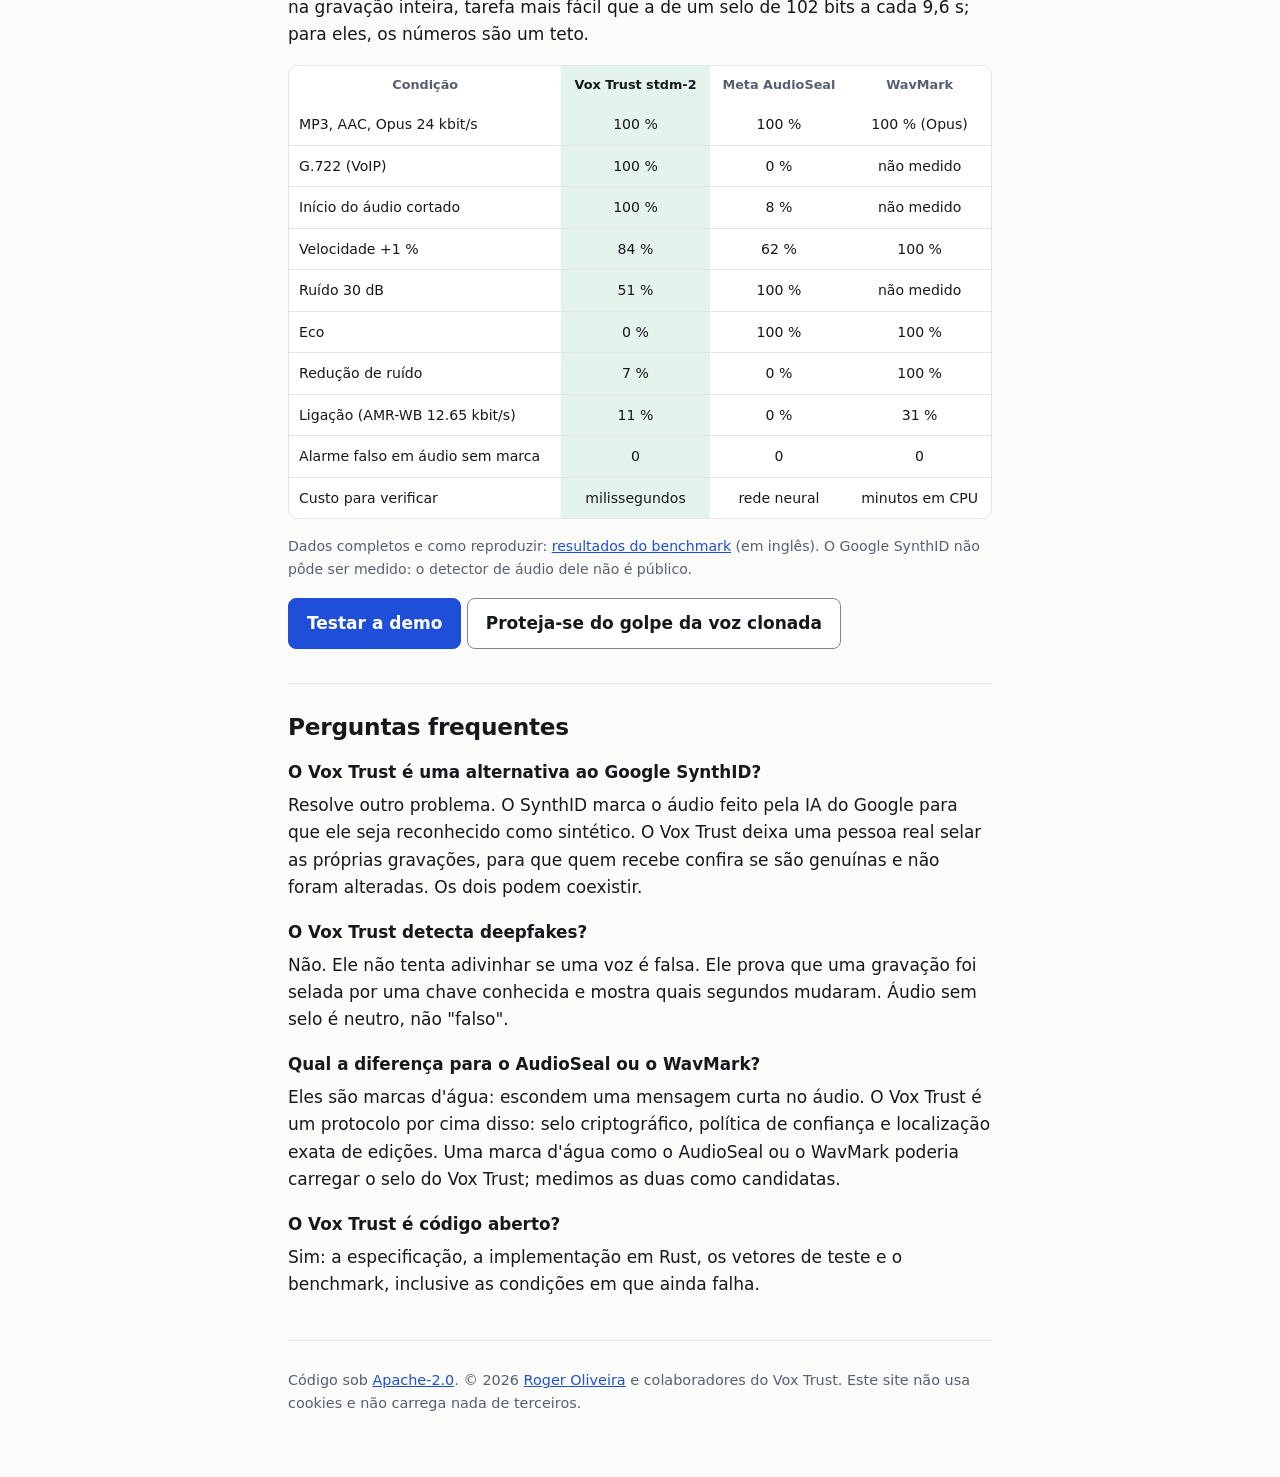
<file: pt/comparar/index.html>
<!doctype html>
<html lang="pt-BR" dir="ltr">
<head>
<meta charset="utf-8">
<meta name="viewport" content="width=device-width, initial-scale=1">
<title>Vox Trust vs SynthID, AudioSeal e detectores de deepfake</title>
<meta name="description" content="Vox Trust comparado com Google SynthID, Meta AudioSeal, WavMark, Resemble PerTh, detectores de deepfake e C2PA: recursos, robustez medida e fontes.">
<meta name="robots" content="index,follow,max-snippet:-1,max-image-preview:large">
<meta name="color-scheme" content="light dark">
<link rel="icon" href="/favicon.svg" type="image/svg+xml" sizes="any">
<link rel="icon" href="/favicon.ico" sizes="32x32">
<link rel="apple-touch-icon" href="/apple-touch-icon.png">
<link rel="canonical" href="https://vox-trust.github.io/pt/comparar/">
<link rel="alternate" hreflang="en" href="https://vox-trust.github.io/compare/">
<link rel="alternate" hreflang="pt-BR" href="https://vox-trust.github.io/pt/comparar/">
<link rel="alternate" hreflang="x-default" href="https://vox-trust.github.io/compare/">
<meta property="og:type" content="article">
<meta property="og:site_name" content="Vox Trust">
<meta property="og:title" content="Vox Trust vs SynthID, AudioSeal e detectores de deepfake">
<meta property="og:description" content="Vox Trust comparado com Google SynthID, Meta AudioSeal, WavMark, Resemble PerTh, detectores de deepfake e C2PA: recursos, robustez medida e fontes.">
<meta property="og:url" content="https://vox-trust.github.io/pt/comparar/">
<meta property="og:locale" content="pt_BR">
<meta property="og:image" content="https://vox-trust.github.io/og.png">
<meta property="og:image:width" content="1200">
<meta property="og:image:height" content="630">
<meta name="twitter:card" content="summary_large_image">
<meta name="twitter:title" content="Vox Trust vs SynthID, AudioSeal e detectores de deepfake">
<meta name="twitter:description" content="Vox Trust comparado com Google SynthID, Meta AudioSeal, WavMark, Resemble PerTh, detectores de deepfake e C2PA: recursos, robustez medida e fontes.">
<meta name="twitter:image" content="https://vox-trust.github.io/og.png">
<script type="application/ld+json">
{
 "@context": "https://schema.org",
 "@graph": [
  {
   "@type": "Article",
   "@id": "https://vox-trust.github.io/pt/comparar/#article",
   "headline": "Vox Trust vs Google SynthID, Meta AudioSeal e detectores de deepfake",
   "description": "Vox Trust comparado com Google SynthID, Meta AudioSeal, WavMark, Resemble PerTh, detectores de deepfake e C2PA: recursos, robustez medida e fontes.",
   "inLanguage": "pt-BR",
   "url": "https://vox-trust.github.io/pt/comparar/",
   "datePublished": "2026-10-02",
   "dateModified": "2026-10-02",
   "author": {
    "@type": "Person",
    "name": "Roger Oliveira",
    "url": "https://www.linkedin.com/in/rogeroliveira/"
   },
   "publisher": {
    "@type": "Person",
    "name": "Roger Oliveira",
    "url": "https://www.linkedin.com/in/rogeroliveira/"
   },
   "image": "https://vox-trust.github.io/og.png",
   "mainEntityOfPage": "https://vox-trust.github.io/pt/comparar/",
   "isPartOf": {
    "@id": "https://vox-trust.github.io/#site"
   },
   "about": {
    "@id": "https://vox-trust.github.io/#code"
   }
  },
  {
   "@type": "BreadcrumbList",
   "itemListElement": [
    {
     "@type": "ListItem",
     "position": 1,
     "name": "Vox Trust",
     "item": "https://vox-trust.github.io/pt/"
    },
    {
     "@type": "ListItem",
     "position": 2,
     "name": "Comparação",
     "item": "https://vox-trust.github.io/pt/comparar/"
    }
   ]
  },
  {
   "@type": "FAQPage",
   "mainEntity": [
    {
     "@type": "Question",
     "name": "O Vox Trust é uma alternativa ao Google SynthID?",
     "acceptedAnswer": {
      "@type": "Answer",
      "text": "Resolve outro problema. O SynthID marca o áudio feito pela IA do Google para que ele seja reconhecido como sintético. O Vox Trust deixa uma pessoa real selar as próprias gravações, para que quem recebe confira se são genuínas e não foram alteradas. Os dois podem coexistir."
     }
    },
    {
     "@type": "Question",
     "name": "O Vox Trust detecta deepfakes?",
     "acceptedAnswer": {
      "@type": "Answer",
      "text": "Não. Ele não tenta adivinhar se uma voz é falsa. Ele prova que uma gravação foi selada por uma chave conhecida e mostra quais segundos mudaram. Áudio sem selo é neutro, não \"falso\"."
     }
    },
    {
     "@type": "Question",
     "name": "Qual a diferença para o AudioSeal ou o WavMark?",
     "acceptedAnswer": {
      "@type": "Answer",
      "text": "Eles são marcas d'água: escondem uma mensagem curta no áudio. O Vox Trust é um protocolo por cima disso: selo criptográfico, política de confiança e localização exata de edições. Uma marca d'água como o AudioSeal ou o WavMark poderia carregar o selo do Vox Trust; medimos as duas como candidatas."
     }
    },
    {
     "@type": "Question",
     "name": "O Vox Trust é código aberto?",
     "acceptedAnswer": {
      "@type": "Answer",
      "text": "Sim: a especificação, a implementação em Rust, os vetores de teste e o benchmark, inclusive as condições em que ainda falha."
     }
    }
   ]
  }
 ]
}
</script>
<style>
:root{
  --bg:#fbfbf9;--fg:#15181c;--muted:#566070;--card:#ffffff;--border:#e1e4e8;
  --accent:#1f4fd8;--accent-fg:#ffffff;--control-border:#7d8794;--code:#f0f1f3;
  --ok:#0f6b45;--ok-bg:#e4f3ec;--warn:#855400;--warn-bg:#fcf0d4;--bad:#a0222a;--bad-bg:#fae6e7;--neutral-bg:#eceef1;
}
@media (prefers-color-scheme:dark){:root{
  --bg:#0e1013;--fg:#e8eaed;--muted:#a3abb6;--card:#151921;--border:#272d38;
  --accent:#86a9ff;--accent-fg:#0b1020;--control-border:#6b7584;--code:#1b2029;
  --ok:#62d6a3;--ok-bg:#112419;--warn:#f1c35c;--warn-bg:#2a2410;--bad:#ff8c91;--bad-bg:#2c1416;--neutral-bg:#1c212a;
}}
*{box-sizing:border-box}
html{-webkit-text-size-adjust:100%}
body{margin:0;background:var(--bg);color:var(--fg);font:17px/1.6 system-ui,-apple-system,"Segoe UI",Roboto,Helvetica,Arial,sans-serif}
body:lang(zh-Hans){font-family:system-ui,-apple-system,"PingFang SC","Hiragino Sans GB","Microsoft YaHei","Noto Sans CJK SC","Noto Sans SC","WenQuanYi Micro Hei",sans-serif;line-height:1.75}
body:lang(ar){font-family:system-ui,-apple-system,"Segoe UI","Noto Sans Arabic","Geeza Pro","Dubai",Tahoma,Arial,sans-serif;line-height:1.85}
a{color:var(--accent)}
a:focus-visible,.btn:focus-visible{outline:3px solid var(--accent);outline-offset:3px;border-radius:4px}
.skip{position:absolute;inset-inline-start:12px;top:-60px;background:var(--accent);color:var(--accent-fg);padding:8px 14px;border-radius:8px;z-index:10;text-decoration:none;font-weight:600}
.skip:focus{top:12px}
.wrap{max-width:46rem;margin:0 auto;padding:0 16px}
header.top{display:flex;justify-content:space-between;align-items:center;gap:8px 16px;padding:18px 0 6px;font-size:.95rem;flex-wrap:wrap}
header.top .brand{font-weight:700;letter-spacing:.01em;color:var(--fg);text-decoration:none}
header.top nav{display:flex;gap:0 8px;flex-wrap:wrap}
header.top a,.langs a{display:inline-block;min-height:24px;line-height:24px;padding:4px 6px}
.langs{padding:0 0 4px;font-size:.9rem}
.langs ul{list-style:none;margin:0;padding:0;display:flex;gap:0 8px;flex-wrap:wrap}
.langs li{margin:0}
.langs a[aria-current]{color:var(--fg);font-weight:700;text-decoration:none;border-bottom:2px solid var(--accent)}
.hero{padding:32px 0 24px}
.chip{display:inline-block;font-size:.82rem;padding:4px 10px;border:1px solid var(--border);border-radius:999px;color:var(--muted);background:var(--card)}
h1{font-size:clamp(2.2rem,7vw,3.4rem);line-height:1.08;margin:18px 0 8px;letter-spacing:-.02em}
.tag{font-size:clamp(1.25rem,4vw,1.6rem);line-height:1.3;margin:0 0 16px;font-weight:600}
.lead{color:var(--muted);margin:0 0 24px;max-width:38rem}
.actions{display:flex;gap:12px;flex-wrap:wrap}
.btn{display:inline-block;padding:11px 18px;border-radius:8px;text-decoration:none;font-weight:600;border:1px solid var(--control-border);color:var(--fg);background:var(--card)}
.btn.primary{background:var(--accent);color:var(--accent-fg);border-color:var(--accent)}
section{padding:28px 0;border-top:1px solid var(--border)}
h2{font-size:1.45rem;line-height:1.25;margin:0 0 12px;letter-spacing:-.01em}
p{margin:0 0 14px}
ol,ul{margin:0 0 14px;padding-inline-start:1.3rem}
li{margin-bottom:8px}
.cards{display:grid;gap:12px;grid-template-columns:repeat(2,1fr);margin:16px 0}
@media (max-width:520px){.cards{grid-template-columns:1fr}}
.card{border-radius:10px;padding:16px;border:1px solid var(--border);background:var(--card)}
.card h3{margin:0 0 6px;font-size:1.05rem}
.card p{margin:0;font-size:.95rem}
.card{border-inline-start:4px solid var(--muted)}
.card.ok{background:var(--ok-bg);border-inline-start-color:var(--ok)}
.card.neutral{background:var(--neutral-bg);border-inline-start-color:var(--muted)}
.card.warn{background:var(--warn-bg);border-inline-start-color:var(--warn)}
.card.bad{background:var(--bad-bg);border-inline-start-color:var(--bad)}
.note{font-size:.88rem;color:var(--muted)}
code{background:var(--code);padding:1px 6px;border-radius:5px;font-size:.92em}
footer{padding:28px 0 48px;border-top:1px solid var(--border);color:var(--muted);font-size:.9rem}
[dir=rtl] .hero,[dir=rtl] .lead{text-align:start}
.cmp-wrap{overflow-x:auto;margin:16px 0;border:1px solid var(--border);border-radius:10px;background:var(--card)}
.cmp{border-collapse:collapse;width:100%;min-width:640px;font-size:.88rem}
.cmp th,.cmp td{padding:9px 10px;border-bottom:1px solid var(--border);text-align:center;vertical-align:middle}
.cmp thead th{font-size:.8rem;color:var(--muted);font-weight:600}
.cmp th[scope=row]{text-align:start;font-weight:500}
.cmp tr:last-child th,.cmp tr:last-child td{border-bottom:0}
.cmp .us{background:var(--ok-bg)}
.cmp thead .us{color:var(--fg)}
.cmp .y,.cmp .n,.cmp .p{display:block;font-weight:600;font-size:.82rem}
.cmp .y{color:var(--ok)}.cmp .n{color:var(--bad)}.cmp .p{color:var(--warn)}
.cmp small{display:block;color:var(--muted);font-weight:400;font-size:.75rem}
.big{font-size:1.15rem;font-weight:600;margin:0 0 10px}
.crumb{font-size:.88rem;color:var(--muted);margin:18px 0 0}.crumb a{color:var(--muted)}
.steps li{margin-bottom:10px}
.cta{margin:18px 0 6px}
.faq h3{font-size:1.05rem;margin:18px 0 6px}
.src{font-size:.88rem}
</style>
</head>
<body>
<a class="skip" href="#main">Ir para o conteúdo</a>
<div class="wrap">
  <header class="top">
    <a class="brand" href="/pt/">Vox Trust</a>
    <nav aria-label="Principal">
      <a href="/demo/?lang=pt-BR">Demo</a>
      <a href="https://github.com/vox-trust/vox-trust">GitHub</a>
    </nav>
  </header>
  <nav class="langs" aria-label="Idioma"><ul><li><a href="/compare/" hreflang="en" lang="en">English</a></li><li><a href="/pt/comparar/" hreflang="pt-BR" lang="pt-BR" aria-current="page">Português</a></li></ul></nav>
  <main id="main">
    <p class="crumb"><a href="/pt/">Vox Trust</a> › Comparação</p>
    <div class="hero" style="padding-top:8px">
      <h1>Vox Trust vs Google SynthID, Meta AudioSeal e detectores de deepfake</h1>
    </div>
    <p class="lead">Google SynthID, Meta AudioSeal, Microsoft e Resemble marcam o áudio que as próprias IAs geram, para que ele seja reconhecido depois. Detectores de deepfake estimam se uma voz é sintética. O Vox Trust faz o contrário: quem fala sela a própria voz, e qualquer pessoa confere com criptografia comum.</p>
    <section aria-labelledby="features">
      <h2 id="features">Recursos lado a lado</h2>
      <div class="cmp-wrap"><table class="cmp"><thead><tr><th scope="col"></th><th scope="col" class="us">Vox Trust</th><th scope="col">Google SynthID</th><th scope="col">Meta AudioSeal</th><th scope="col">Detectores de deepfake</th><th scope="col">C2PA</th></tr></thead><tbody><tr><th scope="row">Garante uma gravação humana real</th><td class="us"><span class="y">Sim</span></td><td><span class="n">Não</span><small>marca saída de IA</small></td><td><span class="n">Não</span><small>marca saída de IA</small></td><td><span class="p">Estima</span></td><td><span class="p">Se o app assinar</span></td></tr><tr><th scope="row">Prova ligada à chave do próprio falante</th><td class="us"><span class="y">Sim</span></td><td><span class="n">Não</span></td><td><span class="n">Não</span></td><td><span class="n">Não</span></td><td><span class="y">Sim</span></td></tr><tr><th scope="row">Aponta os segundos alterados</th><td class="us"><span class="y">Sim</span></td><td><span class="n">Não</span></td><td><span class="p">Em parte</span></td><td><span class="n">Não</span></td><td><span class="n">Não</span><small>arquivo inteiro</small></td></tr><tr><th scope="row">Qualquer pessoa verifica, offline</th><td class="us"><span class="y">Sim</span><small>no navegador</small></td><td><span class="n">Não</span><small>detector do Google</small></td><td><span class="y">Sim</span></td><td><span class="n">Não</span></td><td><span class="y">Sim</span></td></tr><tr><th scope="row">Especificação e código abertos</th><td class="us"><span class="y">Sim</span></td><td><span class="n">Não</span><small>para áudio</small></td><td><span class="y">Código</span></td><td><span class="n">Não</span></td><td><span class="y">Especificação</span></td></tr><tr><th scope="row">Sobrevive a MP3, AAC, Opus</th><td class="us"><span class="p">Experimental</span><small>100 % medido</small></td><td><span class="y">Declarado</span></td><td><span class="y">Medido</span></td><td><span class="p">n/a</span></td><td><span class="n">Não</span><small>metadados removidos</small></td></tr><tr><th scope="row">Sobrevive a ligações</th><td class="us"><span class="n">Ainda não</span><small>11 %</small></td><td><span class="p">Não publicado</span></td><td><span class="n">Não</span><small>0 % medido</small></td><td><span class="y">Sim</span></td><td><span class="n">Não</span></td></tr><tr><th scope="row">Custo para verificar</th><td class="us"><span class="y">Milissegundos</span><small>sem modelo de IA</small></td><td><span class="p">Nuvem</span></td><td><span class="p">Rede neural</span></td><td><span class="p">Nuvem</span></td><td><span class="y">Milissegundos</span></td></tr></tbody></table></div>
      <p class="note">"Medido" significa rodado no nosso benchmark público, com o mesmo corpus e os mesmos codecs; "declarado" é o número publicado pelo fornecedor. A fonte de cada célula está nas <a href="https://github.com/vox-trust/vox-trust/blob/main/docs/COMPARISON.md">notas da comparação</a> (em inglês).</p>
    </section>
    <section aria-labelledby="measured">
      <h2 id="measured">Marcas d'água medidas no mesmo teste</h2>
      <p>13 gravações em 10 idiomas, os mesmos codecs reais e as mesmas métricas de qualidade. AudioSeal e WavMark carregaram uma mensagem de 16 bits repetida na gravação inteira, tarefa mais fácil que a de um selo de 102 bits a cada 9,6 s; para eles, os números são um teto.</p>
      <div class="cmp-wrap"><table class="cmp"><thead><tr><th scope="col">Condição</th><th scope="col" class="us">Vox Trust stdm-2</th><th scope="col">Meta AudioSeal</th><th scope="col">WavMark</th></tr></thead><tbody>
      <tr><th scope="row">MP3, AAC, Opus 24 kbit/s</th><td class="us">100 %</td><td>100 %</td><td>100 % (Opus)</td></tr>
      <tr><th scope="row">G.722 (VoIP)</th><td class="us">100 %</td><td>0 %</td><td>não medido</td></tr>
      <tr><th scope="row">Início do áudio cortado</th><td class="us">100 %</td><td>8 %</td><td>não medido</td></tr>
      <tr><th scope="row">Velocidade +1 %</th><td class="us">84 %</td><td>62 %</td><td>100 %</td></tr>
      <tr><th scope="row">Ruído 30 dB</th><td class="us">51 %</td><td>100 %</td><td>não medido</td></tr>
      <tr><th scope="row">Eco</th><td class="us">0 %</td><td>100 %</td><td>100 %</td></tr>
      <tr><th scope="row">Redução de ruído</th><td class="us">7 %</td><td>0 %</td><td>100 %</td></tr>
      <tr><th scope="row">Ligação (AMR-WB 12.65 kbit/s)</th><td class="us">11 %</td><td>0 %</td><td>31 %</td></tr>
      <tr><th scope="row">Alarme falso em áudio sem marca</th><td class="us">0</td><td>0</td><td>0</td></tr>
      <tr><th scope="row">Custo para verificar</th><td class="us">milissegundos</td><td>rede neural</td><td>minutos em CPU</td></tr>
      </tbody></table></div>
      <p class="note">Dados completos e como reproduzir: <a href="https://github.com/vox-trust/vox-trust/blob/main/bench/results/2026-10-02-neural-baselines/README.md">resultados do benchmark</a> (em inglês). O Google SynthID não pôde ser medido: o detector de áudio dele não é público.</p>
      <p class="cta"><a class="btn primary" href="/demo/?lang=pt-BR">Testar a demo</a> <a class="btn" href="/pt/golpe-voz-clonada/">Proteja-se do golpe da voz clonada</a></p>
    </section>

    <section class="faq" aria-labelledby="faq">
      <h2 id="faq">Perguntas frequentes</h2>
<h3>O Vox Trust é uma alternativa ao Google SynthID?</h3>
<p>Resolve outro problema. O SynthID marca o áudio feito pela IA do Google para que ele seja reconhecido como sintético. O Vox Trust deixa uma pessoa real selar as próprias gravações, para que quem recebe confira se são genuínas e não foram alteradas. Os dois podem coexistir.</p>
<h3>O Vox Trust detecta deepfakes?</h3>
<p>Não. Ele não tenta adivinhar se uma voz é falsa. Ele prova que uma gravação foi selada por uma chave conhecida e mostra quais segundos mudaram. Áudio sem selo é neutro, não "falso".</p>
<h3>Qual a diferença para o AudioSeal ou o WavMark?</h3>
<p>Eles são marcas d'água: escondem uma mensagem curta no áudio. O Vox Trust é um protocolo por cima disso: selo criptográfico, política de confiança e localização exata de edições. Uma marca d'água como o AudioSeal ou o WavMark poderia carregar o selo do Vox Trust; medimos as duas como candidatas.</p>
<h3>O Vox Trust é código aberto?</h3>
<p>Sim: a especificação, a implementação em Rust, os vetores de teste e o benchmark, inclusive as condições em que ainda falha.</p>
    </section>
  </main>
  <footer>
    <p>Código sob <a href="https://github.com/vox-trust/vox-trust/blob/main/LICENSE">Apache-2.0</a>. © 2026 <a href="https://www.linkedin.com/in/rogeroliveira/" rel="me">Roger Oliveira</a> e colaboradores do Vox Trust. Este site não usa cookies e não carrega nada de terceiros.</p>
  </footer>
</div>
</body>
</html>
</file>
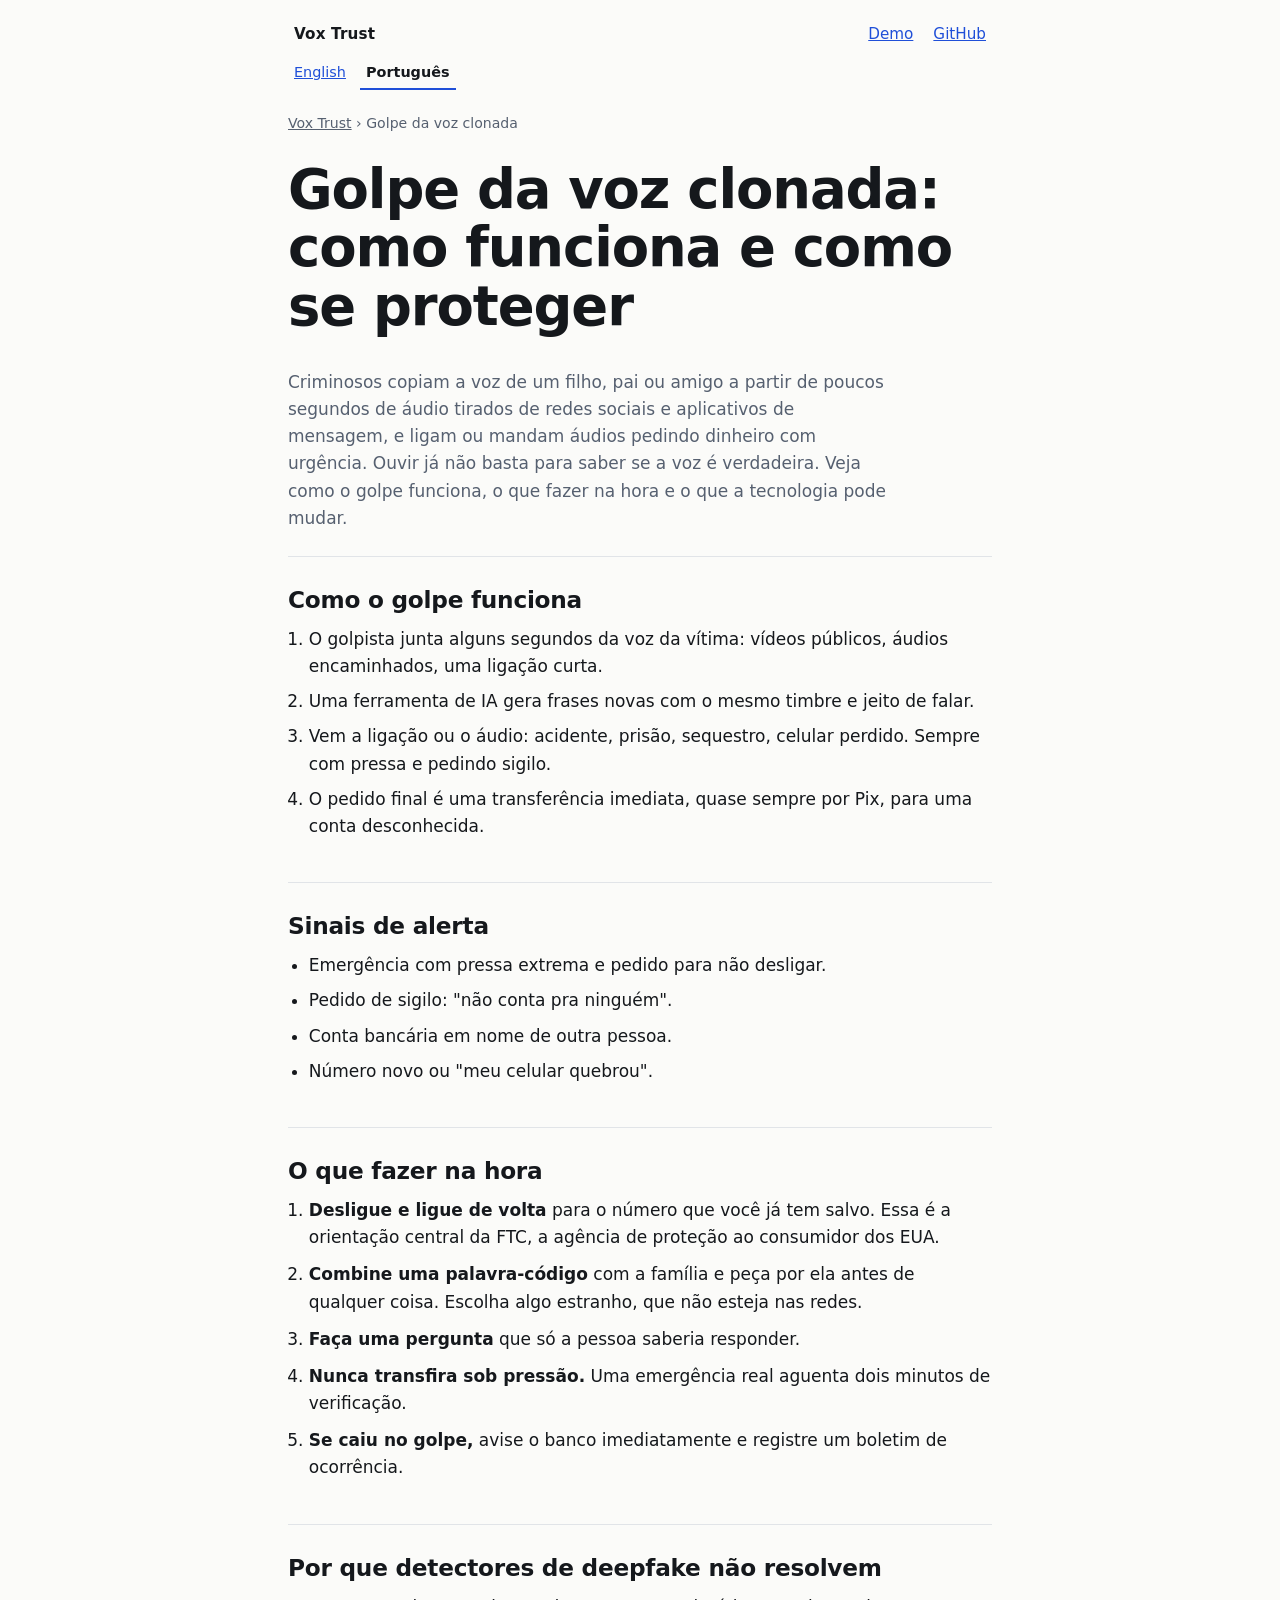
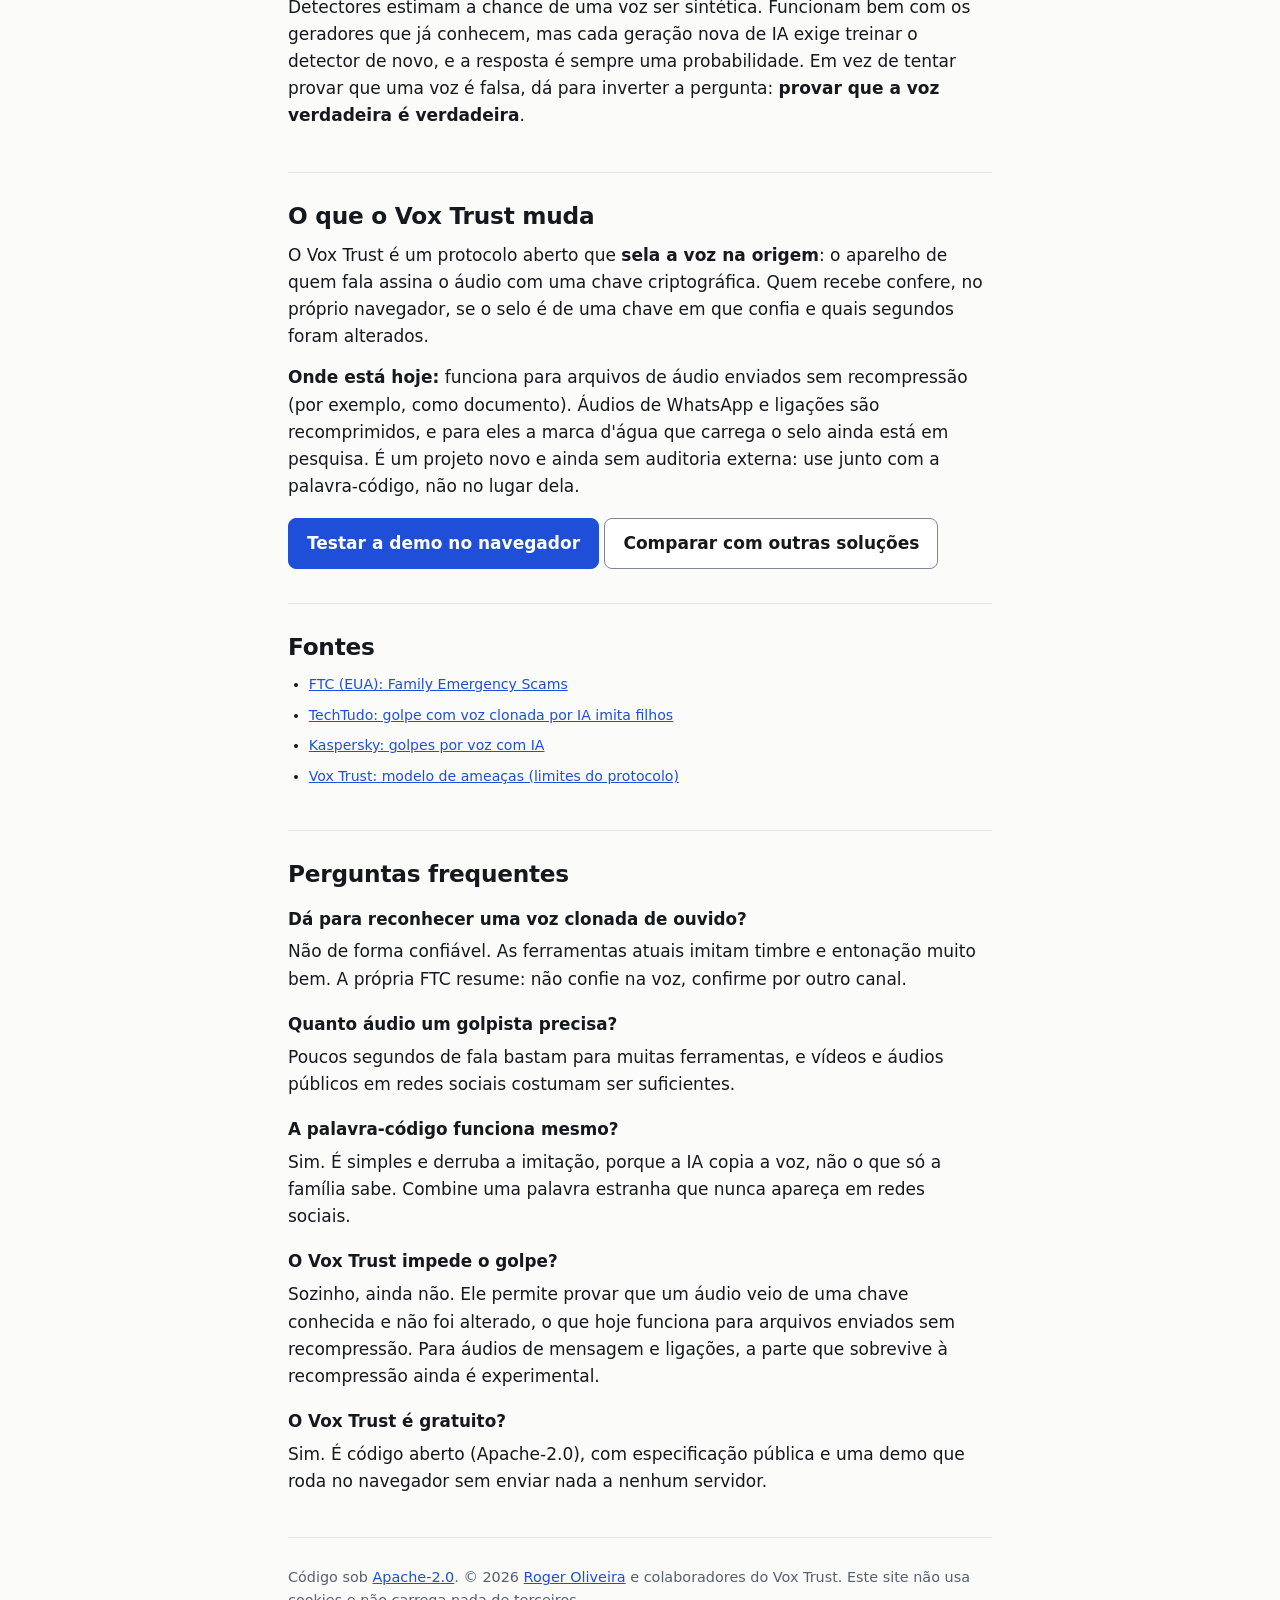
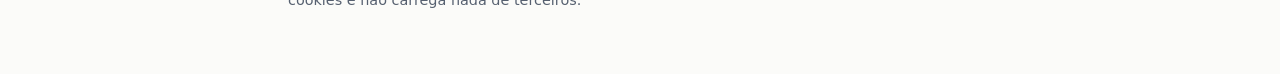
<file: pt/golpe-voz-clonada/index.html>
<!doctype html>
<html lang="pt-BR" dir="ltr">
<head>
<meta charset="utf-8">
<meta name="viewport" content="width=device-width, initial-scale=1">
<title>Golpe da voz clonada: como se proteger</title>
<meta name="description" content="Como funciona o golpe da voz clonada por IA, os sinais de alerta, o que fazer na hora (ligar de volta, palavra-código) e como selar a voz real ajuda.">
<meta name="robots" content="index,follow,max-snippet:-1,max-image-preview:large">
<meta name="color-scheme" content="light dark">
<link rel="icon" href="/favicon.svg" type="image/svg+xml" sizes="any">
<link rel="icon" href="/favicon.ico" sizes="32x32">
<link rel="apple-touch-icon" href="/apple-touch-icon.png">
<link rel="canonical" href="https://vox-trust.github.io/pt/golpe-voz-clonada/">
<link rel="alternate" hreflang="en" href="https://vox-trust.github.io/voice-cloning-scam/">
<link rel="alternate" hreflang="pt-BR" href="https://vox-trust.github.io/pt/golpe-voz-clonada/">
<link rel="alternate" hreflang="x-default" href="https://vox-trust.github.io/voice-cloning-scam/">
<meta property="og:type" content="article">
<meta property="og:site_name" content="Vox Trust">
<meta property="og:title" content="Golpe da voz clonada: como se proteger">
<meta property="og:description" content="Como funciona o golpe da voz clonada por IA, os sinais de alerta, o que fazer na hora (ligar de volta, palavra-código) e como selar a voz real ajuda.">
<meta property="og:url" content="https://vox-trust.github.io/pt/golpe-voz-clonada/">
<meta property="og:locale" content="pt_BR">
<meta property="og:image" content="https://vox-trust.github.io/og.png">
<meta property="og:image:width" content="1200">
<meta property="og:image:height" content="630">
<meta name="twitter:card" content="summary_large_image">
<meta name="twitter:title" content="Golpe da voz clonada: como se proteger">
<meta name="twitter:description" content="Como funciona o golpe da voz clonada por IA, os sinais de alerta, o que fazer na hora (ligar de volta, palavra-código) e como selar a voz real ajuda.">
<meta name="twitter:image" content="https://vox-trust.github.io/og.png">
<script type="application/ld+json">
{
 "@context": "https://schema.org",
 "@graph": [
  {
   "@type": "Article",
   "@id": "https://vox-trust.github.io/pt/golpe-voz-clonada/#article",
   "headline": "Golpe da voz clonada: como funciona e como se proteger",
   "description": "Como funciona o golpe da voz clonada por IA, os sinais de alerta, o que fazer na hora (ligar de volta, palavra-código) e como selar a voz real ajuda.",
   "inLanguage": "pt-BR",
   "url": "https://vox-trust.github.io/pt/golpe-voz-clonada/",
   "datePublished": "2026-10-02",
   "dateModified": "2026-10-02",
   "author": {
    "@type": "Person",
    "name": "Roger Oliveira",
    "url": "https://www.linkedin.com/in/rogeroliveira/"
   },
   "publisher": {
    "@type": "Person",
    "name": "Roger Oliveira",
    "url": "https://www.linkedin.com/in/rogeroliveira/"
   },
   "image": "https://vox-trust.github.io/og.png",
   "mainEntityOfPage": "https://vox-trust.github.io/pt/golpe-voz-clonada/",
   "isPartOf": {
    "@id": "https://vox-trust.github.io/#site"
   },
   "about": {
    "@id": "https://vox-trust.github.io/#code"
   }
  },
  {
   "@type": "BreadcrumbList",
   "itemListElement": [
    {
     "@type": "ListItem",
     "position": 1,
     "name": "Vox Trust",
     "item": "https://vox-trust.github.io/pt/"
    },
    {
     "@type": "ListItem",
     "position": 2,
     "name": "Golpe da voz clonada",
     "item": "https://vox-trust.github.io/pt/golpe-voz-clonada/"
    }
   ]
  },
  {
   "@type": "FAQPage",
   "mainEntity": [
    {
     "@type": "Question",
     "name": "Dá para reconhecer uma voz clonada de ouvido?",
     "acceptedAnswer": {
      "@type": "Answer",
      "text": "Não de forma confiável. As ferramentas atuais imitam timbre e entonação muito bem. A própria FTC resume: não confie na voz, confirme por outro canal."
     }
    },
    {
     "@type": "Question",
     "name": "Quanto áudio um golpista precisa?",
     "acceptedAnswer": {
      "@type": "Answer",
      "text": "Poucos segundos de fala bastam para muitas ferramentas, e vídeos e áudios públicos em redes sociais costumam ser suficientes."
     }
    },
    {
     "@type": "Question",
     "name": "A palavra-código funciona mesmo?",
     "acceptedAnswer": {
      "@type": "Answer",
      "text": "Sim. É simples e derruba a imitação, porque a IA copia a voz, não o que só a família sabe. Combine uma palavra estranha que nunca apareça em redes sociais."
     }
    },
    {
     "@type": "Question",
     "name": "O Vox Trust impede o golpe?",
     "acceptedAnswer": {
      "@type": "Answer",
      "text": "Sozinho, ainda não. Ele permite provar que um áudio veio de uma chave conhecida e não foi alterado, o que hoje funciona para arquivos enviados sem recompressão. Para áudios de mensagem e ligações, a parte que sobrevive à recompressão ainda é experimental."
     }
    },
    {
     "@type": "Question",
     "name": "O Vox Trust é gratuito?",
     "acceptedAnswer": {
      "@type": "Answer",
      "text": "Sim. É código aberto (Apache-2.0), com especificação pública e uma demo que roda no navegador sem enviar nada a nenhum servidor."
     }
    }
   ]
  }
 ]
}
</script>
<style>
:root{
  --bg:#fbfbf9;--fg:#15181c;--muted:#566070;--card:#ffffff;--border:#e1e4e8;
  --accent:#1f4fd8;--accent-fg:#ffffff;--control-border:#7d8794;--code:#f0f1f3;
  --ok:#0f6b45;--ok-bg:#e4f3ec;--warn:#855400;--warn-bg:#fcf0d4;--bad:#a0222a;--bad-bg:#fae6e7;--neutral-bg:#eceef1;
}
@media (prefers-color-scheme:dark){:root{
  --bg:#0e1013;--fg:#e8eaed;--muted:#a3abb6;--card:#151921;--border:#272d38;
  --accent:#86a9ff;--accent-fg:#0b1020;--control-border:#6b7584;--code:#1b2029;
  --ok:#62d6a3;--ok-bg:#112419;--warn:#f1c35c;--warn-bg:#2a2410;--bad:#ff8c91;--bad-bg:#2c1416;--neutral-bg:#1c212a;
}}
*{box-sizing:border-box}
html{-webkit-text-size-adjust:100%}
body{margin:0;background:var(--bg);color:var(--fg);font:17px/1.6 system-ui,-apple-system,"Segoe UI",Roboto,Helvetica,Arial,sans-serif}
body:lang(zh-Hans){font-family:system-ui,-apple-system,"PingFang SC","Hiragino Sans GB","Microsoft YaHei","Noto Sans CJK SC","Noto Sans SC","WenQuanYi Micro Hei",sans-serif;line-height:1.75}
body:lang(ar){font-family:system-ui,-apple-system,"Segoe UI","Noto Sans Arabic","Geeza Pro","Dubai",Tahoma,Arial,sans-serif;line-height:1.85}
a{color:var(--accent)}
a:focus-visible,.btn:focus-visible{outline:3px solid var(--accent);outline-offset:3px;border-radius:4px}
.skip{position:absolute;inset-inline-start:12px;top:-60px;background:var(--accent);color:var(--accent-fg);padding:8px 14px;border-radius:8px;z-index:10;text-decoration:none;font-weight:600}
.skip:focus{top:12px}
.wrap{max-width:46rem;margin:0 auto;padding:0 16px}
header.top{display:flex;justify-content:space-between;align-items:center;gap:8px 16px;padding:18px 0 6px;font-size:.95rem;flex-wrap:wrap}
header.top .brand{font-weight:700;letter-spacing:.01em;color:var(--fg);text-decoration:none}
header.top nav{display:flex;gap:0 8px;flex-wrap:wrap}
header.top a,.langs a{display:inline-block;min-height:24px;line-height:24px;padding:4px 6px}
.langs{padding:0 0 4px;font-size:.9rem}
.langs ul{list-style:none;margin:0;padding:0;display:flex;gap:0 8px;flex-wrap:wrap}
.langs li{margin:0}
.langs a[aria-current]{color:var(--fg);font-weight:700;text-decoration:none;border-bottom:2px solid var(--accent)}
.hero{padding:32px 0 24px}
.chip{display:inline-block;font-size:.82rem;padding:4px 10px;border:1px solid var(--border);border-radius:999px;color:var(--muted);background:var(--card)}
h1{font-size:clamp(2.2rem,7vw,3.4rem);line-height:1.08;margin:18px 0 8px;letter-spacing:-.02em}
.tag{font-size:clamp(1.25rem,4vw,1.6rem);line-height:1.3;margin:0 0 16px;font-weight:600}
.lead{color:var(--muted);margin:0 0 24px;max-width:38rem}
.actions{display:flex;gap:12px;flex-wrap:wrap}
.btn{display:inline-block;padding:11px 18px;border-radius:8px;text-decoration:none;font-weight:600;border:1px solid var(--control-border);color:var(--fg);background:var(--card)}
.btn.primary{background:var(--accent);color:var(--accent-fg);border-color:var(--accent)}
section{padding:28px 0;border-top:1px solid var(--border)}
h2{font-size:1.45rem;line-height:1.25;margin:0 0 12px;letter-spacing:-.01em}
p{margin:0 0 14px}
ol,ul{margin:0 0 14px;padding-inline-start:1.3rem}
li{margin-bottom:8px}
.cards{display:grid;gap:12px;grid-template-columns:repeat(2,1fr);margin:16px 0}
@media (max-width:520px){.cards{grid-template-columns:1fr}}
.card{border-radius:10px;padding:16px;border:1px solid var(--border);background:var(--card)}
.card h3{margin:0 0 6px;font-size:1.05rem}
.card p{margin:0;font-size:.95rem}
.card{border-inline-start:4px solid var(--muted)}
.card.ok{background:var(--ok-bg);border-inline-start-color:var(--ok)}
.card.neutral{background:var(--neutral-bg);border-inline-start-color:var(--muted)}
.card.warn{background:var(--warn-bg);border-inline-start-color:var(--warn)}
.card.bad{background:var(--bad-bg);border-inline-start-color:var(--bad)}
.note{font-size:.88rem;color:var(--muted)}
code{background:var(--code);padding:1px 6px;border-radius:5px;font-size:.92em}
footer{padding:28px 0 48px;border-top:1px solid var(--border);color:var(--muted);font-size:.9rem}
[dir=rtl] .hero,[dir=rtl] .lead{text-align:start}
.cmp-wrap{overflow-x:auto;margin:16px 0;border:1px solid var(--border);border-radius:10px;background:var(--card)}
.cmp{border-collapse:collapse;width:100%;min-width:640px;font-size:.88rem}
.cmp th,.cmp td{padding:9px 10px;border-bottom:1px solid var(--border);text-align:center;vertical-align:middle}
.cmp thead th{font-size:.8rem;color:var(--muted);font-weight:600}
.cmp th[scope=row]{text-align:start;font-weight:500}
.cmp tr:last-child th,.cmp tr:last-child td{border-bottom:0}
.cmp .us{background:var(--ok-bg)}
.cmp thead .us{color:var(--fg)}
.cmp .y,.cmp .n,.cmp .p{display:block;font-weight:600;font-size:.82rem}
.cmp .y{color:var(--ok)}.cmp .n{color:var(--bad)}.cmp .p{color:var(--warn)}
.cmp small{display:block;color:var(--muted);font-weight:400;font-size:.75rem}
.big{font-size:1.15rem;font-weight:600;margin:0 0 10px}
.crumb{font-size:.88rem;color:var(--muted);margin:18px 0 0}.crumb a{color:var(--muted)}
.steps li{margin-bottom:10px}
.cta{margin:18px 0 6px}
.faq h3{font-size:1.05rem;margin:18px 0 6px}
.src{font-size:.88rem}
</style>
</head>
<body>
<a class="skip" href="#main">Ir para o conteúdo</a>
<div class="wrap">
  <header class="top">
    <a class="brand" href="/pt/">Vox Trust</a>
    <nav aria-label="Principal">
      <a href="/demo/?lang=pt-BR">Demo</a>
      <a href="https://github.com/vox-trust/vox-trust">GitHub</a>
    </nav>
  </header>
  <nav class="langs" aria-label="Idioma"><ul><li><a href="/voice-cloning-scam/" hreflang="en" lang="en">English</a></li><li><a href="/pt/golpe-voz-clonada/" hreflang="pt-BR" lang="pt-BR" aria-current="page">Português</a></li></ul></nav>
  <main id="main">
    <p class="crumb"><a href="/pt/">Vox Trust</a> › Golpe da voz clonada</p>
    <div class="hero" style="padding-top:8px">
      <h1>Golpe da voz clonada: como funciona e como se proteger</h1>
    </div>
    <p class="lead">Criminosos copiam a voz de um filho, pai ou amigo a partir de poucos segundos de áudio tirados de redes sociais e aplicativos de mensagem, e ligam ou mandam áudios pedindo dinheiro com urgência. Ouvir já não basta para saber se a voz é verdadeira. Veja como o golpe funciona, o que fazer na hora e o que a tecnologia pode mudar.</p>
    <section aria-labelledby="como">
      <h2 id="como">Como o golpe funciona</h2>
      <ol>
        <li>O golpista junta alguns segundos da voz da vítima: vídeos públicos, áudios encaminhados, uma ligação curta.</li>
        <li>Uma ferramenta de IA gera frases novas com o mesmo timbre e jeito de falar.</li>
        <li>Vem a ligação ou o áudio: acidente, prisão, sequestro, celular perdido. Sempre com pressa e pedindo sigilo.</li>
        <li>O pedido final é uma transferência imediata, quase sempre por Pix, para uma conta desconhecida.</li>
      </ol>
    </section>
    <section aria-labelledby="sinais">
      <h2 id="sinais">Sinais de alerta</h2>
      <ul>
        <li>Emergência com pressa extrema e pedido para não desligar.</li>
        <li>Pedido de sigilo: "não conta pra ninguém".</li>
        <li>Conta bancária em nome de outra pessoa.</li>
        <li>Número novo ou "meu celular quebrou".</li>
      </ul>
    </section>
    <section aria-labelledby="fazer">
      <h2 id="fazer">O que fazer na hora</h2>
      <ol class="steps">
        <li><strong>Desligue e ligue de volta</strong> para o número que você já tem salvo. Essa é a orientação central da FTC, a agência de proteção ao consumidor dos EUA.</li>
        <li><strong>Combine uma palavra-código</strong> com a família e peça por ela antes de qualquer coisa. Escolha algo estranho, que não esteja nas redes.</li>
        <li><strong>Faça uma pergunta</strong> que só a pessoa saberia responder.</li>
        <li><strong>Nunca transfira sob pressão.</strong> Uma emergência real aguenta dois minutos de verificação.</li>
        <li><strong>Se caiu no golpe,</strong> avise o banco imediatamente e registre um boletim de ocorrência.</li>
      </ol>
    </section>
    <section aria-labelledby="detector">
      <h2 id="detector">Por que detectores de deepfake não resolvem</h2>
      <p>Detectores estimam a chance de uma voz ser sintética. Funcionam bem com os geradores que já conhecem, mas cada geração nova de IA exige treinar o detector de novo, e a resposta é sempre uma probabilidade. Em vez de tentar provar que uma voz é falsa, dá para inverter a pergunta: <strong>provar que a voz verdadeira é verdadeira</strong>.</p>
    </section>
    <section aria-labelledby="vox">
      <h2 id="vox">O que o Vox Trust muda</h2>
      <p>O Vox Trust é um protocolo aberto que <strong>sela a voz na origem</strong>: o aparelho de quem fala assina o áudio com uma chave criptográfica. Quem recebe confere, no próprio navegador, se o selo é de uma chave em que confia e quais segundos foram alterados.</p>
      <p><strong>Onde está hoje:</strong> funciona para arquivos de áudio enviados sem recompressão (por exemplo, como documento). Áudios de WhatsApp e ligações são recomprimidos, e para eles a marca d'água que carrega o selo ainda está em pesquisa. É um projeto novo e ainda sem auditoria externa: use junto com a palavra-código, não no lugar dela.</p>
      <p class="cta"><a class="btn primary" href="/demo/?lang=pt-BR">Testar a demo no navegador</a> <a class="btn" href="/pt/comparar/">Comparar com outras soluções</a></p>
    </section>
    <section aria-labelledby="src">
      <h2 id="src">Fontes</h2>
      <ul class="src">
        <li><a href="https://consumer.ftc.gov/all-scams/family-emergency-scams">FTC (EUA): Family Emergency Scams</a></li>
        <li><a href="https://www.techtudo.com.br/noticias/2026/05/golpe-com-voz-clonada-por-ia-imita-filhos-no-dia-das-maes-saiba-se-proteger-edsoftwares.ghtml">TechTudo: golpe com voz clonada por IA imita filhos</a></li>
        <li><a href="https://www.kaspersky.com.br/resource-center/threats/ai-voice-scam">Kaspersky: golpes por voz com IA</a></li>
        <li><a href="https://github.com/vox-trust/vox-trust/blob/main/spec/THREAT-MODEL.md">Vox Trust: modelo de ameaças (limites do protocolo)</a></li>
      </ul>
    </section>

    <section class="faq" aria-labelledby="faq">
      <h2 id="faq">Perguntas frequentes</h2>
<h3>Dá para reconhecer uma voz clonada de ouvido?</h3>
<p>Não de forma confiável. As ferramentas atuais imitam timbre e entonação muito bem. A própria FTC resume: não confie na voz, confirme por outro canal.</p>
<h3>Quanto áudio um golpista precisa?</h3>
<p>Poucos segundos de fala bastam para muitas ferramentas, e vídeos e áudios públicos em redes sociais costumam ser suficientes.</p>
<h3>A palavra-código funciona mesmo?</h3>
<p>Sim. É simples e derruba a imitação, porque a IA copia a voz, não o que só a família sabe. Combine uma palavra estranha que nunca apareça em redes sociais.</p>
<h3>O Vox Trust impede o golpe?</h3>
<p>Sozinho, ainda não. Ele permite provar que um áudio veio de uma chave conhecida e não foi alterado, o que hoje funciona para arquivos enviados sem recompressão. Para áudios de mensagem e ligações, a parte que sobrevive à recompressão ainda é experimental.</p>
<h3>O Vox Trust é gratuito?</h3>
<p>Sim. É código aberto (Apache-2.0), com especificação pública e uma demo que roda no navegador sem enviar nada a nenhum servidor.</p>
    </section>
  </main>
  <footer>
    <p>Código sob <a href="https://github.com/vox-trust/vox-trust/blob/main/LICENSE">Apache-2.0</a>. © 2026 <a href="https://www.linkedin.com/in/rogeroliveira/" rel="me">Roger Oliveira</a> e colaboradores do Vox Trust. Este site não usa cookies e não carrega nada de terceiros.</p>
  </footer>
</div>
</body>
</html>
</file>
<file: demo/demo.css>
:root{
  color-scheme:light dark;
  --bg:#fbfbf9;--fg:#15181c;--muted:#566070;--card:#ffffff;--border:#d9dde2;--control-border:#7d8794;
  --accent:#1f4fd8;--accent-fg:#ffffff;--code:#f0f1f3;
  --ok:#0f6b45;--ok-bg:#e4f3ec;--warn:#855400;--warn-bg:#fcf0d4;--bad:#a0222a;--bad-bg:#fae6e7;--neutral-bg:#eceef1;
}
@media (prefers-color-scheme:dark){:root{
  --bg:#0e1013;--fg:#e8eaed;--muted:#a3abb6;--card:#151921;--border:#2a303b;--control-border:#6b7584;
  --accent:#86a9ff;--accent-fg:#0b1020;--code:#1b2029;
  --ok:#62d6a3;--ok-bg:#112419;--warn:#f1c35c;--warn-bg:#2a2410;--bad:#ff8c91;--bad-bg:#2c1416;--neutral-bg:#1c212a;
}}
*{box-sizing:border-box}
html{-webkit-text-size-adjust:100%}
body{margin:0;background:var(--bg);color:var(--fg);font:16px/1.55 system-ui,-apple-system,"Segoe UI",Roboto,Helvetica,Arial,sans-serif}
/* Per-script font stacks: system CJK / Arabic faces only, nothing is downloaded. */
:lang(zh){font-family:system-ui,-apple-system,"PingFang SC","Hiragino Sans GB","Microsoft YaHei","Noto Sans CJK SC","Noto Sans SC","Source Han Sans SC","WenQuanYi Micro Hei",sans-serif}
:lang(ar){font-family:system-ui,-apple-system,"Segoe UI","Geeza Pro","Noto Sans Arabic","Noto Naskh Arabic",Tahoma,Arial,sans-serif}
/* Letter-spacing breaks Arabic joining and looks wrong in CJK. */
:lang(ar) *,:lang(zh) *{letter-spacing:0!important}
:lang(zh) body,:lang(ar) body{line-height:1.7}
/* Code, hex, file names and the report stay left-to-right inside RTL pages. */
pre,code,.ltr{direction:ltr;unicode-bidi:isolate;text-align:start}
.iso{unicode-bidi:isolate}
#pinned{text-align:start}
[dir=rtl] #pinned:placeholder-shown{text-align:end}
[dir=rtl] pre{text-align:left}
/* The chunk strip is a timeline: time runs left to right even in RTL. */
[dir=rtl] .chunks{direction:ltr}
[dir=rtl] .chunks li{direction:rtl}
a{color:var(--accent)}
:focus-visible{outline:3px solid var(--accent);outline-offset:2px;border-radius:4px}
.wrap{max-width:52rem;margin:0 auto;padding:0 16px}
header.top{display:flex;justify-content:space-between;align-items:center;gap:12px;padding:16px 0;flex-wrap:wrap}
header.top .brand{font-weight:700;color:var(--fg);text-decoration:none}
header.top nav{display:flex;gap:16px;margin-inline-start:auto}
header.top .lang{width:auto;min-width:9rem;max-width:100%}
h1{font-size:clamp(1.6rem,5vw,2.3rem);line-height:1.15;margin:8px 0 10px;letter-spacing:-.02em}
h2{font-size:1.2rem;margin:0 0 10px}
h3{font-size:1rem;margin:14px 0 6px}
.lead{color:var(--muted);margin:0 0 10px}
.chip-row{display:flex;gap:8px;flex-wrap:wrap;margin:0 0 14px}
.chip[hidden]{display:none}
.chip.err{border-color:var(--bad);color:var(--bad);background:var(--bad-bg)}
.chip{display:inline-block;font-size:.8rem;padding:3px 10px;border:1px solid var(--border);border-radius:999px;color:var(--muted);background:var(--card)}
section{background:var(--card);border:1px solid var(--border);border-radius:12px;padding:16px;margin:14px 0}
.scope{background:var(--card);border:1px solid var(--border);border-radius:12px;padding:10px 16px;margin:14px 0}
.scope summary{cursor:pointer;font-weight:600}
.scope ul{margin-block:10px 4px;margin-inline:0;padding-inline-start:1.2rem;padding-inline-end:0}
.scope li{margin-bottom:6px}
.row{display:flex;gap:10px;align-items:center;flex-wrap:wrap;margin:10px 0}
.wrap-row{align-items:stretch}
.wrap-row button{flex:1 1 13rem}
.grid{display:grid;gap:14px;grid-template-columns:repeat(auto-fit,minmax(15rem,1fr));margin-bottom:6px}
label{font-weight:600;font-size:.92rem}
input[type=text],input[type=password],select{width:100%;padding:9px 10px;border:1px solid var(--control-border);border-radius:8px;background:var(--bg);color:var(--fg);font:inherit}
.row select{width:auto;min-width:7rem}
fieldset{border:1px solid var(--control-border);border-radius:8px;margin:0 0 10px;padding:8px 12px}
legend{font-weight:600;font-size:.92rem;padding:0 6px}
.radio{display:flex;align-items:center;gap:8px;font-weight:400;padding:4px 0}
button,.btn{font:inherit;font-weight:600;padding:9px 14px;border-radius:8px;border:1px solid var(--control-border);background:var(--card);color:var(--fg);cursor:pointer;text-decoration:none;display:inline-block}
button:hover:not(:disabled),.btn:hover{border-color:var(--accent)}
.btn{position:relative}
.btn:focus-within{outline:3px solid var(--accent);outline-offset:2px}
.noscript{max-width:52rem;margin:0 auto;padding:16px;font-weight:600}
.visually-hidden{position:absolute;width:1px;height:1px;margin:-1px;padding:0;border:0;overflow:hidden;clip:rect(0 0 0 0);clip-path:inset(50%);white-space:nowrap}
button:disabled{opacity:.45;cursor:not-allowed}
button.primary{background:var(--accent);color:var(--accent-fg);border-color:var(--accent)}
.box{margin:6px 0 10px}
.note{font-size:.88rem;color:var(--muted);margin:6px 0}
.player{display:flex;gap:12px;align-items:center;flex-wrap:wrap;margin-top:10px}
audio{max-width:100%}
.verdict{border-radius:12px;padding:14px 16px;margin:14px 0;border:1px solid transparent}
.verdict.neutral{background:var(--neutral-bg)}
.verdict.verified{background:var(--ok-bg);border-color:var(--ok)}
.verdict.unsealed{background:var(--neutral-bg);border-color:var(--muted)}
.verdict.warning{background:var(--warn-bg);border-color:var(--warn)}
.verdict.alert{background:var(--bad-bg);border-color:var(--bad)}
.verified .v-title{font-weight:800;font-size:1.15rem}
.v-text{font-size:.95rem}
.chunks{list-style:none;margin:0;padding:0;display:grid;gap:8px;grid-template-columns:repeat(auto-fill,minmax(5.2rem,1fr))}
.chunks li{border:2px solid var(--border);border-radius:8px;padding:6px 8px;font-size:.85rem;text-align:center;background:var(--bg)}
.chunks li strong{display:block;font-size:1rem}
.chunks li.ok{border-color:var(--ok);background:var(--ok-bg);color:var(--ok)}
.chunks li.bad{border-color:var(--bad);background:var(--bad-bg);color:var(--bad)}
.chunks li.unknown{border-style:dashed;color:var(--muted)}
pre{background:var(--code);padding:12px;border-radius:8px;overflow:auto;font-size:.82rem;line-height:1.4;max-width:100%}
details summary{cursor:pointer;font-weight:600}
footer{padding:20px 0 48px;color:var(--muted);font-size:.88rem}
@media (max-width:480px){section{padding:12px}
</file>
